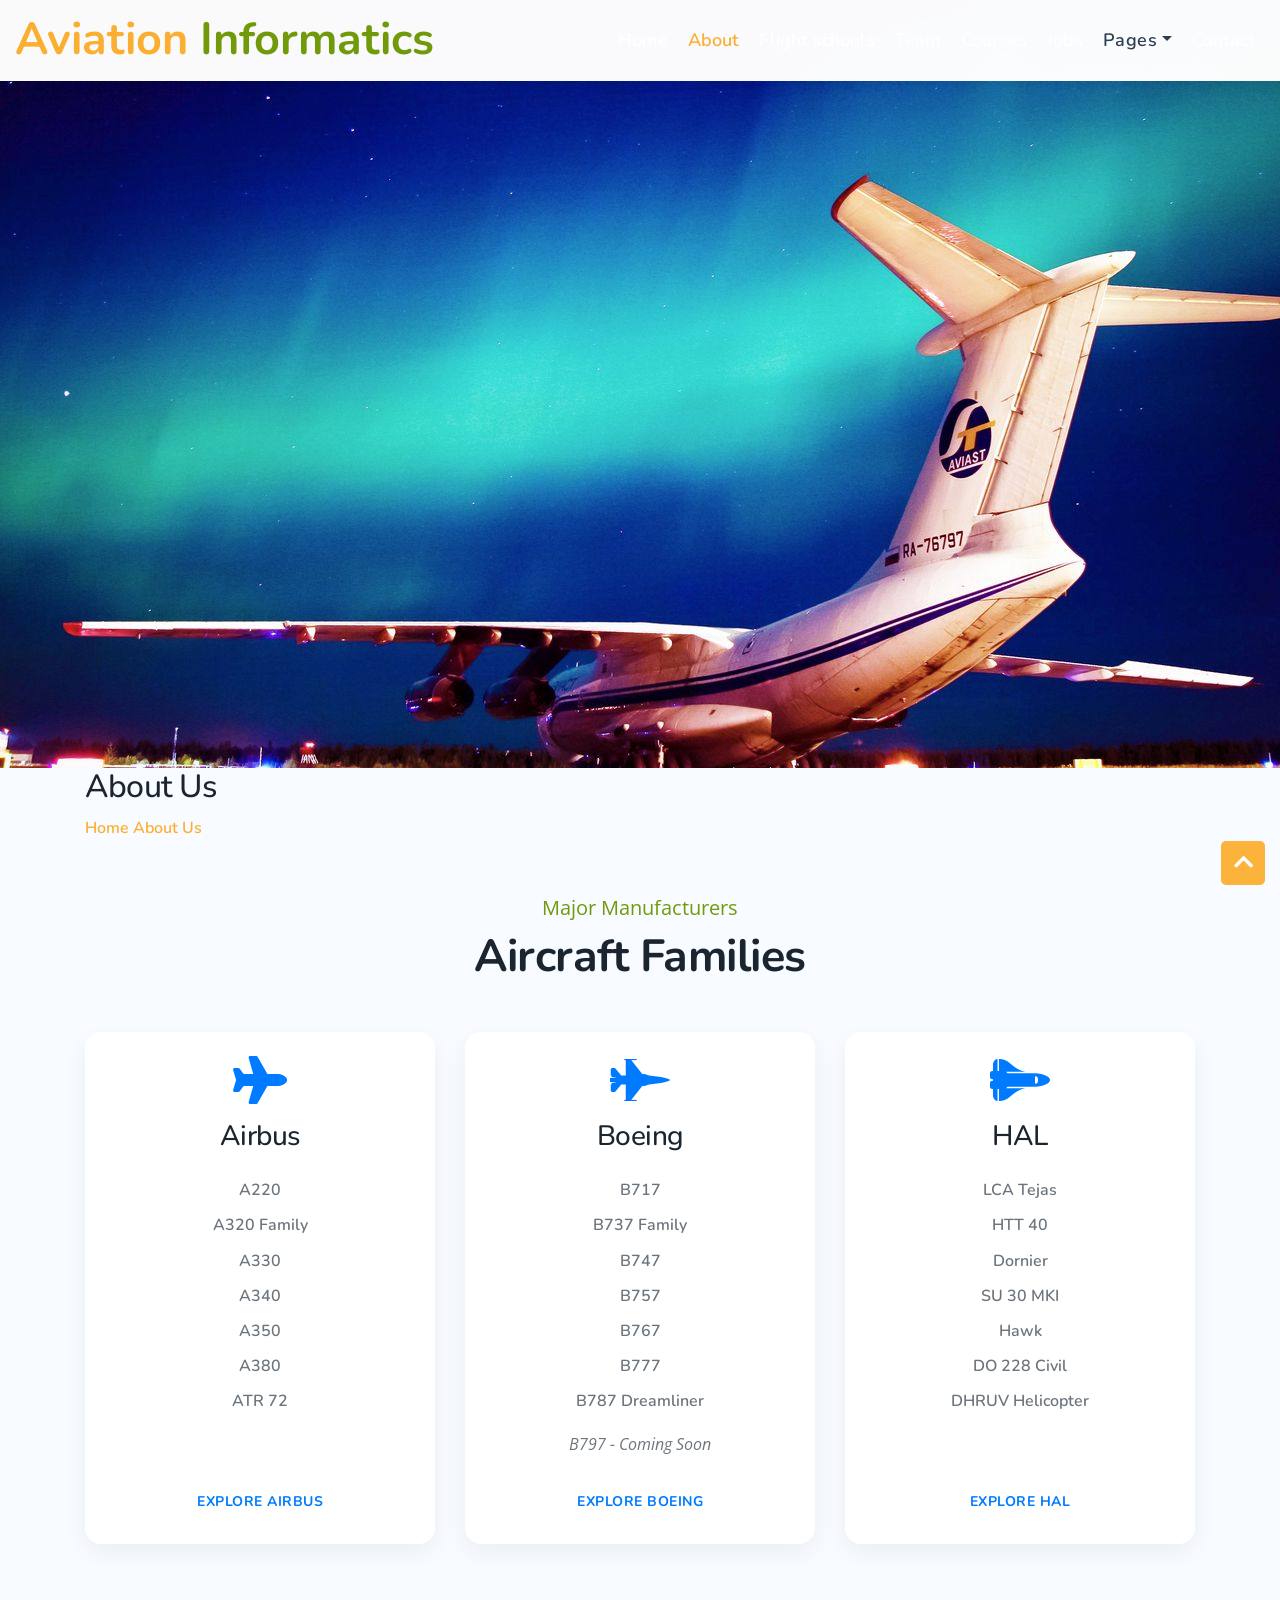
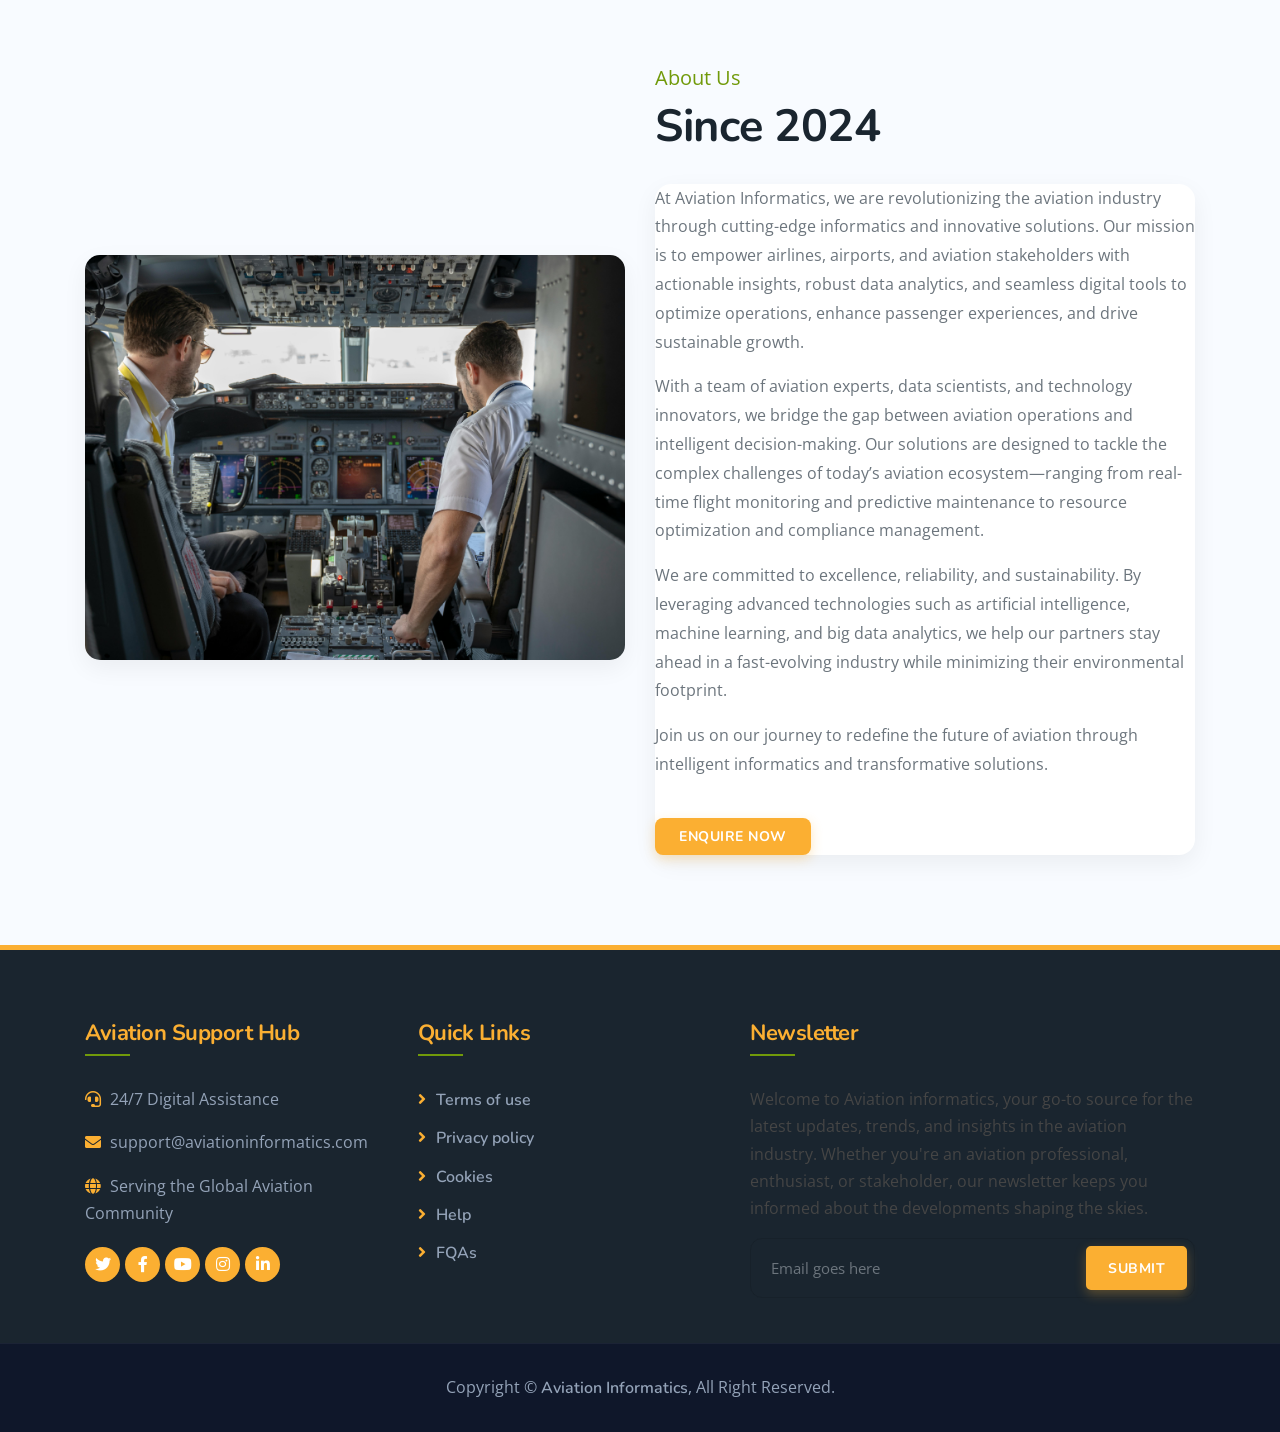
<file: about.html>
<!DOCTYPE html>
<html lang="en">
    <head>
        <meta charset="utf-8">
        <title>Aviation Informatics</title>
        <meta content="width=device-width, initial-scale=1.0" name="viewport">
        <meta content="Free Website Template" name="keywords">
        <meta content="Free Website Template" name="description">

        <!-- Favicon -->
        <link href="img/channels4_profile.jpg" rel="icon">

        <!-- Google Font -->
        <link href="https://fonts.googleapis.com/css?family=Open+Sans:300,400|Nunito:600,700" rel="stylesheet"> 
        
        <!-- CSS Libraries -->
        <link href="https://stackpath.bootstrapcdn.com/bootstrap/4.4.1/css/bootstrap.min.css" rel="stylesheet">
        <link href="https://cdnjs.cloudflare.com/ajax/libs/font-awesome/5.10.0/css/all.min.css" rel="stylesheet">
        <link href="lib/animate/animate.min.css" rel="stylesheet">
        <link href="lib/owlcarousel/assets/owl.carousel.min.css" rel="stylesheet">
        <link href="lib/flaticon/font/flaticon.css" rel="stylesheet">
        <link href="lib/tempusdominus/css/tempusdominus-bootstrap-4.min.css" rel="stylesheet" />

        <!-- Template Stylesheet -->
        <link href="css/style.css" rel="stylesheet">
    </head>

    <body>
        <!-- Nav Bar Start -->
        <div class="navbar navbar-expand-lg bg-light navbar-light">
            <div class="container-fluid">
                <a href="index.html" class="navbar-brand">Aviation <span>Informatics</span></a>
                <button type="button" class="navbar-toggler" data-toggle="collapse" data-target="#navbarCollapse">
                    <span class="navbar-toggler-icon"></span>
                </button>

                <div class="collapse navbar-collapse justify-content-between" id="navbarCollapse">
                    <div class="navbar-nav ml-auto">
                        <a href="index.html" class="nav-item nav-link">Home</a>
                        <a href="about.html" class="nav-item nav-link active">About</a>
                        <a href="flight schools.html" class="nav-item nav-link">Flight schools</a>
                        <a href="team.html" class="nav-item nav-link">Team</a>
                        <a href="course.html" class="nav-item nav-link">Courses</a>
                        <a href="jobs.html" class="nav-item nav-link">Jobs</a>
                        <div class="nav-item dropdown">
                            <a href="#" class="nav-link dropdown-toggle" data-toggle="dropdown">Pages</a>
                            <div class="dropdown-menu">
                                <a href="https://www.flightradar24.com/" class="dropdown-item">Flight Radar</a>
                                <a href="https://www.dgca.gov.in/digigov-portal/" class="dropdown-item">DGCA</a>
                            </div>
                        </div>
                        <a href="contact.html" class="nav-item nav-link">Contact</a>
                    </div>
                </div>
            </div>
        </div>
        <!-- Nav Bar End -->
        
        
        <!-- Page Header Start -->
        <img src="img/aircraft_candid_ra_76797_100718_1366x768.jpg" alt="">
            <div class="container">
                <div class="row">
                    <div class="col-12">
                        <h2>About Us</h2>
                    </div>
                    <div class="col-12">
                        <a href="">Home</a>
                        <a href="">About Us</a>
                    </div>
                </div>
            </div>
        </div>
        <!-- Page Header End -->
        
        
        <!-- Manufacturers Start -->
        <div class="manufacturers py-5 mt-0">
            <div class="container">
                <div class="section-header text-center mb-5">
                    <p>Major Manufacturers</p>
                    <h2>Aircraft Families</h2>
                </div>
                <div class="row align-items-stretch">
                    <div class="col-lg-4 col-md-6 mb-4">
                        <div class="card-modern p-4 h-100 d-flex flex-column text-center">
                            <i class="fa fa-plane fa-3x text-primary mb-3"></i>
                            <h3 class="mb-4">Airbus</h3>
                            <div class="flex-grow-1">
                                <a href="https://www.planespotters.net/search?q=Airbus+A220" class="d-block text-muted mb-2">A220</a>
                                <a href="https://www.planespotters.net/search?q=Airbus+A320" class="d-block text-muted mb-2">A320 Family</a>
                                <a href="https://www.planespotters.net/search?q=Airbus+A330" class="d-block text-muted mb-2">A330</a>
                                <a href="https://www.planespotters.net/search?q=Airbus+A340" class="d-block text-muted mb-2">A340</a>
                                <a href="https://www.planespotters.net/search?q=Airbus+A350" class="d-block text-muted mb-2">A350</a>
                                <a href="https://www.planespotters.net/search?q=Airbus+A380" class="d-block text-muted mb-2">A380</a>
                                <a href="https://www.atr-aircraft.com/aircraft-services/aircraft-family/atr-72-600/" class="d-block text-muted mb-2">ATR 72</a>
                            </div>
                            <a href="about.html" class="btn btn-outline-primary mt-4 py-2" style="border-radius: 8px;">Explore Airbus</a>
                        </div>
                    </div>
                    <div class="col-lg-4 col-md-6 mb-4">
                        <div class="card-modern p-4 h-100 d-flex flex-column text-center">
                            <i class="fa fa-fighter-jet fa-3x text-primary mb-3"></i>
                            <h3 class="mb-4">Boeing</h3>
                            <div class="flex-grow-1">
                                <a href="https://www.planespotters.net/search?q=Boeing+717" class="d-block text-muted mb-2">B717</a>
                                <a href="https://www.planespotters.net/search?q=Boeing+737" class="d-block text-muted mb-2">B737 Family</a>
                                <a href="https://www.planespotters.net/search?q=Boeing+747" class="d-block text-muted mb-2">B747</a>
                                <a href="https://www.planespotters.net/search?q=Boeing+757" class="d-block text-muted mb-2">B757</a>
                                <a href="https://www.planespotters.net/search?q=Boeing+767" class="d-block text-muted mb-2">B767</a>
                                <a href="https://www.planespotters.net/search?q=Boeing+777" class="d-block text-muted mb-2">B777</a>
                                <a href="https://www.planespotters.net/search?q=Boeing+787" class="d-block text-muted mb-2">B787 Dreamliner</a>
                                <span class="d-block text-muted mt-3"><em>B797 - Coming Soon</em></span>
                            </div>
                            <a href="about.html" class="btn btn-outline-primary mt-4 py-2" style="border-radius: 8px;">Explore Boeing</a>
                        </div>
                    </div>
                    <div class="col-lg-4 col-md-6 mb-4">
                        <div class="card-modern p-4 h-100 d-flex flex-column text-center">
                            <i class="fa fa-space-shuttle fa-3x text-primary mb-3"></i>
                            <h3 class="mb-4">HAL</h3>
                            <div class="flex-grow-1">
                                <a href="https://hal-india.co.in/product/lca" class="d-block text-muted mb-2">LCA Tejas</a>
                                <a href="https://hal-india.co.in/product/htt-40" class="d-block text-muted mb-2">HTT 40</a>
                                <a href="https://hal-india.co.in/product/dornier" class="d-block text-muted mb-2">Dornier</a>
                                <a href="https://hal-india.co.in/product/su-30-mki" class="d-block text-muted mb-2">SU 30 MKI</a>
                                <a href="https://hal-india.co.in/product/hawk" class="d-block text-muted mb-2">Hawk</a>
                                <a href="https://hal-india.co.in/product/do-228-aircraft-civil" class="d-block text-muted mb-2">DO 228 Civil</a>
                                <a href="https://hal-india.co.in/product/dhruv-alh-upgraded-civil-helicopter" class="d-block text-muted mb-2">DHRUV Helicopter</a>
                            </div>
                            <a href="about.html" class="btn btn-outline-primary mt-4 py-2" style="border-radius: 8px;">Explore HAL</a>
                        </div>
                    </div>
                </div>
            </div>
        </div>
        <!-- Manufacturers End -->
        

        <!-- About Start -->
        <div class="about">
            <div class="container">
                <div class="row align-items-center">
                    <div class="col-lg-6">
                        <div class="about-img">
                            <img src="img/pexels-rafael-cosquiere-1059286-2064123 (1).jpg" alt="Image">
                            
                        </div>
                    </div>
                    <div class="col-lg-6">
                        <div class="about-content">
                            <div class="section-header">
                                <p>About Us</p>
                                <h2>Since 2024</h2>
                            </div>
                            <div class="about-text text-muted">
                                <p class="mb-3">
                                    At Aviation Informatics, we are revolutionizing the aviation industry through cutting-edge informatics and innovative solutions. Our mission is to empower airlines, airports, and aviation stakeholders with actionable insights, robust data analytics, and seamless digital tools to optimize operations, enhance passenger experiences, and drive sustainable growth.
                                </p>
                                <p class="mb-3">
                                    With a team of aviation experts, data scientists, and technology innovators, we bridge the gap between aviation operations and intelligent decision-making. Our solutions are designed to tackle the complex challenges of today’s aviation ecosystem—ranging from real-time flight monitoring and predictive maintenance to resource optimization and compliance management.
                                </p>
                                <p class="mb-3">
                                    We are committed to excellence, reliability, and sustainability. By leveraging advanced technologies such as artificial intelligence, machine learning, and big data analytics, we help our partners stay ahead in a fast-evolving industry while minimizing their environmental footprint.
                                </p>
                                <p class="mb-4">
                                    Join us on our journey to redefine the future of aviation through intelligent informatics and transformative solutions.
                                </p>
                              
                                <a class="btn btn-primary px-4 py-2 font-weight-bold" style="border-radius: 8px;" href="contact.html">Enquire Now</a>
                            </div>
                        </div>
                    </div>
                </div>
            </div>
        </div>
        <!-- About End -->
        
        
        <!-- Video Modal Start-->
        <div class="modal fade" id="videoModal" tabindex="-1" role="dialog" aria-labelledby="exampleModalLabel" aria-hidden="true">
            <div class="modal-dialog" role="document">
                <div class="modal-content">
                    <div class="modal-body">
                        <button type="button" class="close" data-dismiss="modal" aria-label="Close">
                            <span aria-hidden="true">&times;</span>
                        </button>        
                        <!-- 16:9 aspect ratio -->
                        <div class="embed-responsive embed-responsive-16by9">
                            <iframe class="embed-responsive-item" src="" id="video"  allowscriptaccess="always" allow="autoplay"></iframe>
                        </div>
                    </div>
                </div>
            </div>
        </div> 
        <!-- Video Modal End -->


        <!-- Footer Start -->
        <div class="footer">
            <div class="container">
                <div class="row">
                    <div class="col-lg-7">
                        <div class="row">
                            <div class="col-md-6">
                                <div class="footer-contact">
                                    <h2>Aviation Support Hub</h2>
                                    <p><i class="fa fa-headset"></i>24/7 Digital Assistance</p>
                                    <p><i class="fa fa-envelope"></i>support@aviationinformatics.com</p>
                                    <p><i class="fa fa-globe"></i>Serving the Global Aviation Community</p>
                                    <div class="footer-social">
                                        <a href=""><i class="fab fa-twitter"></i></a>
                                        <a href=""><i class="fab fa-facebook-f"></i></a>
                                        <a href="https://www.youtube.com/@alphaaviationbgm"><i class="fab fa-youtube"></i></a>
                                        <a href="https://www.instagram.com/@alphaaviationbgm"><i class="fab fa-instagram"></i></a>
                                        <a href=""><i class="fab fa-linkedin-in"></i></a>
                                    </div>
                                </div>
                            </div>
                            <div class="col-md-6">
                                <div class="footer-link">
                                    <h2>Quick Links</h2>
                                    <a href="">Terms of use</a>
                                    <a href="">Privacy policy</a>
                                    <a href="">Cookies</a>
                                    <a href="">Help</a>
                                    <a href="">FQAs</a>
                                </div>
                            </div>
                        </div>
                    </div>
                    <div class="col-lg-5">
                        <div class="footer-newsletter">
                            <h2>Newsletter</h2>
                            <p>
                                Welcome to Aviation informatics, your go-to source for the latest updates, trends, and insights in the aviation industry. Whether you're an aviation professional, enthusiast, or stakeholder, our newsletter keeps you informed about the developments shaping the skies.                            </p>
                            <div class="form">
                                <input class="form-control" placeholder="Email goes here">
                                <button class="btn custom-btn">Submit</button>
                            </div>
                        </div>
                    </div>
                </div>
            </div>
            <div class="copyright">
                <div class="container">
                    <p>Copyright &copy; <a href="#">Aviation Informatics</a>, All Right Reserved.</p>
                    </div>
            </div>
        </div>
        <!-- Footer End -->

        <a href="#" class="back-to-top"><i class="fa fa-chevron-up"></i></a>

        <!-- JavaScript Libraries -->
        <script src="https://code.jquery.com/jquery-3.4.1.min.js"></script>
        <script src="https://stackpath.bootstrapcdn.com/bootstrap/4.4.1/js/bootstrap.bundle.min.js"></script>
        <script src="lib/easing/easing.min.js"></script>
        <script src="lib/owlcarousel/owl.carousel.min.js"></script>
        <script src="lib/tempusdominus/js/moment.min.js"></script>
        <script src="lib/tempusdominus/js/moment-timezone.min.js"></script>
        <script src="lib/tempusdominus/js/tempusdominus-bootstrap-4.min.js"></script>
        
        <!-- Contact Javascript File -->
        <script src="mail/jqBootstrapValidation.min.js"></script>
        <script src="mail/contact.js"></script>

        <!-- Template Javascript -->
        <script src="js/main.js"></script>
    </body>
</html>
</file>
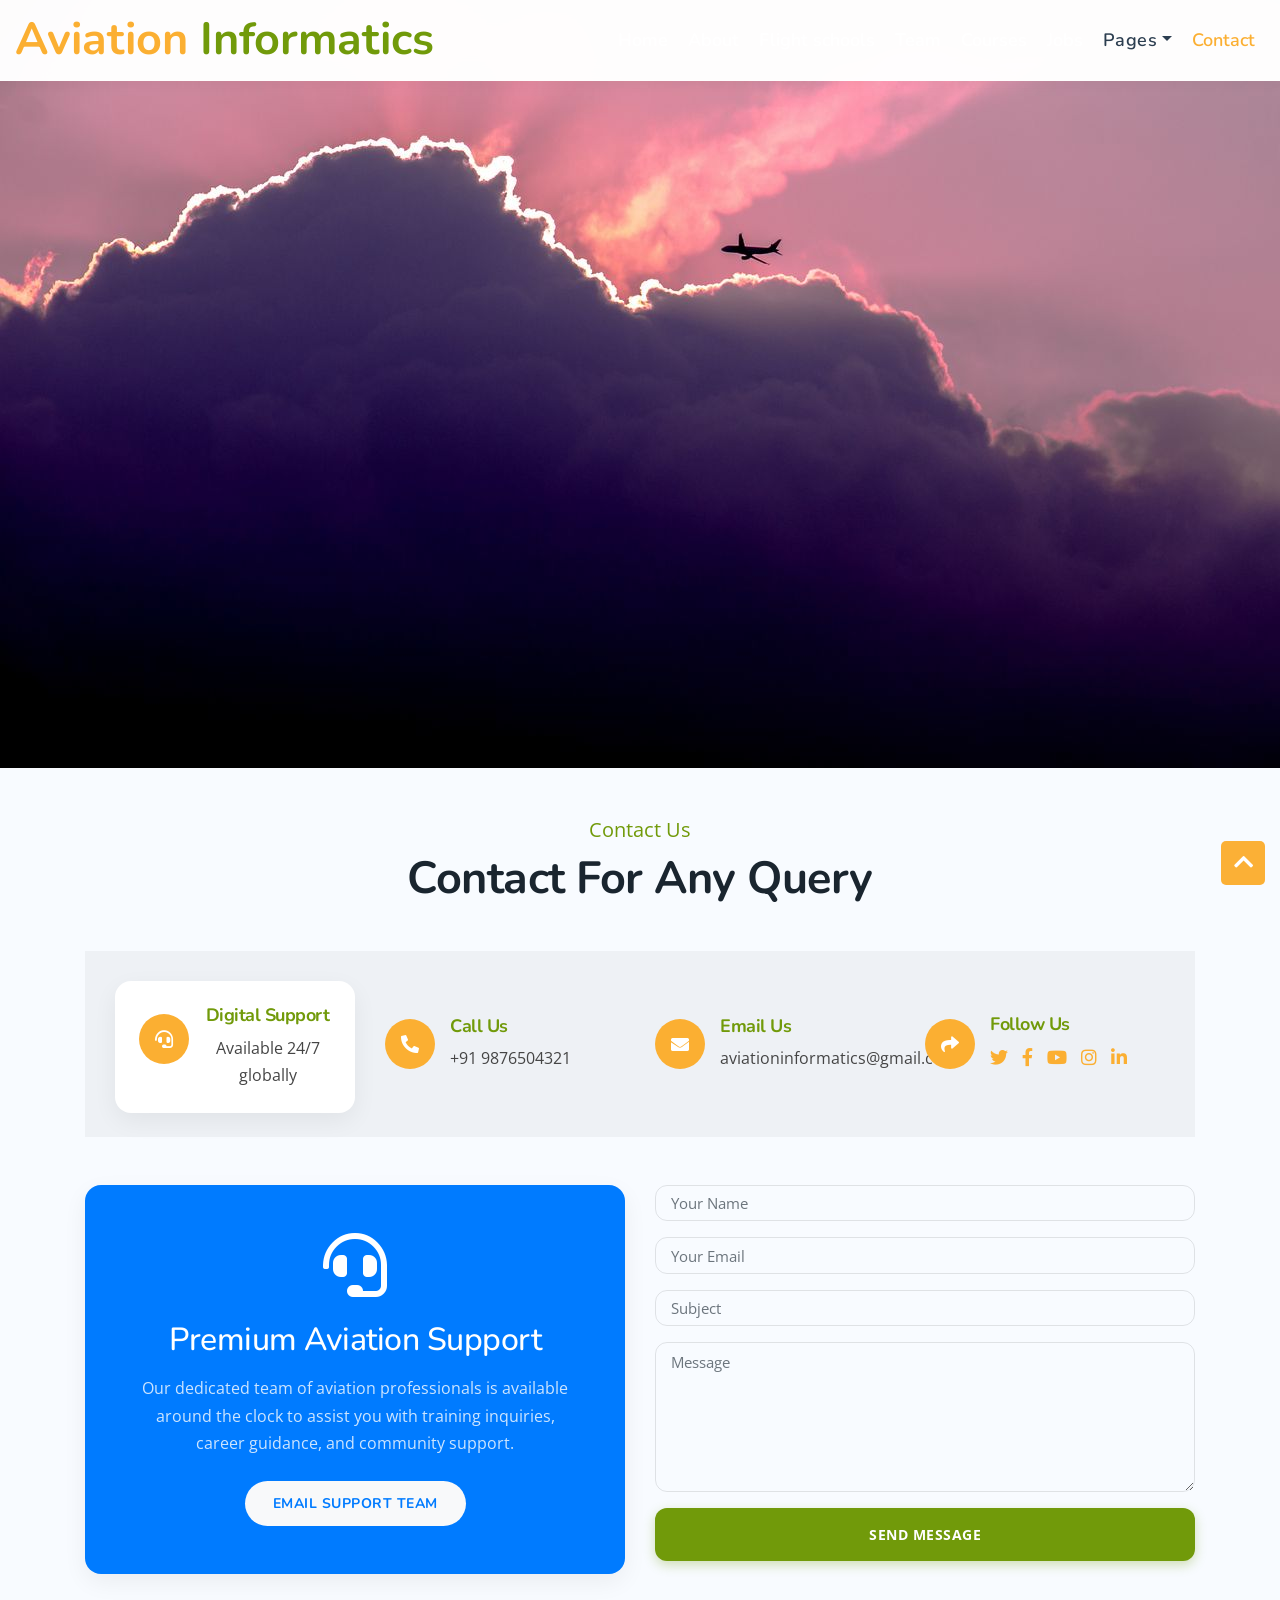
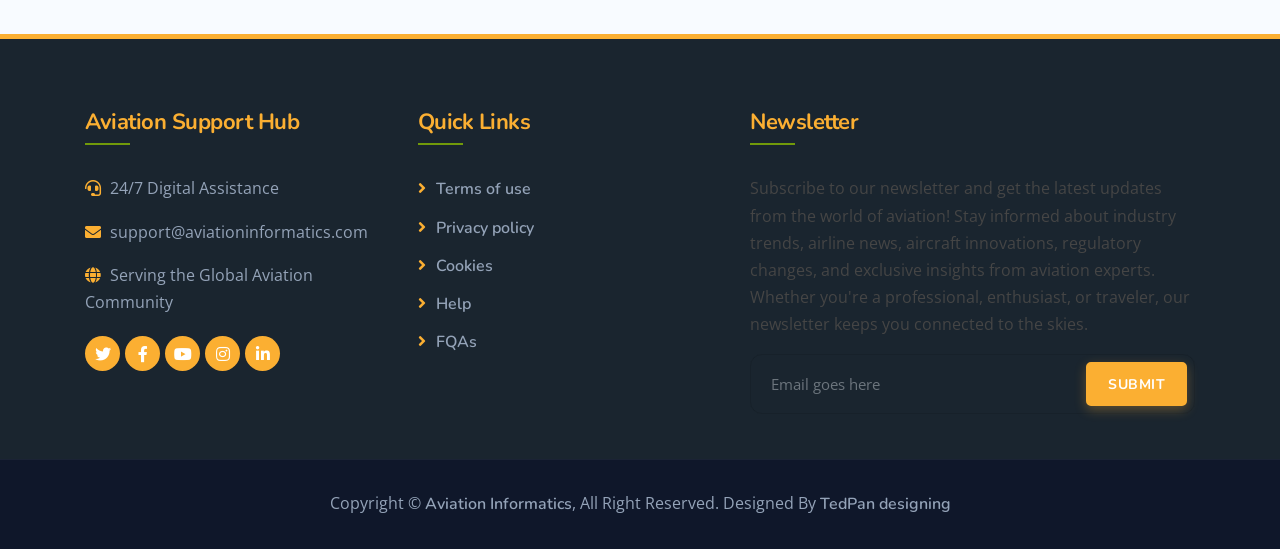
<file: contact.html>
<!DOCTYPE html>
<html lang="en">
    <head>
        <meta charset="utf-8">
        <title>Aviation Informatics</title>
        <meta content="width=device-width, initial-scale=1.0" name="viewport">
        <meta content="Free Website Template" name="keywords">
        <meta content="Free Website Template" name="description">

        <!-- Favicon -->
        <link href="img/channels4_profile.jpg" rel="icon">

        <!-- Google Font -->
        <link href="https://fonts.googleapis.com/css?family=Open+Sans:300,400|Nunito:600,700" rel="stylesheet"> 
        
        <!-- CSS Libraries -->
        <link href="https://stackpath.bootstrapcdn.com/bootstrap/4.4.1/css/bootstrap.min.css" rel="stylesheet">
        <link href="https://cdnjs.cloudflare.com/ajax/libs/font-awesome/5.10.0/css/all.min.css" rel="stylesheet">
        <link href="lib/animate/animate.min.css" rel="stylesheet">
        <link href="lib/owlcarousel/assets/owl.carousel.min.css" rel="stylesheet">
        <link href="lib/flaticon/font/flaticon.css" rel="stylesheet">
        <link href="lib/tempusdominus/css/tempusdominus-bootstrap-4.min.css" rel="stylesheet" />

        <!-- Template Stylesheet -->
        <link href="css/style.css" rel="stylesheet">
    </head>

    <body>
        <!-- Nav Bar Start -->
        <div class="navbar navbar-expand-lg bg-light navbar-light">
            <div class="container-fluid">
                <a href="index.html" class="navbar-brand">Aviation <span>Informatics
                </span></a>
                <button type="button" class="navbar-toggler" data-toggle="collapse" data-target="#navbarCollapse">
                    <span class="navbar-toggler-icon"></span>
                </button>

                <div class="collapse navbar-collapse justify-content-between" id="navbarCollapse">
                    <div class="navbar-nav ml-auto">
                        <a href="index.html" class="nav-item nav-link">Home</a>
                        <a href="about.html" class="nav-item nav-link">About</a>
                        <a href="flight schools.html" class="nav-item nav-link">Flight schools</a>
                        <a href="team.html" class="nav-item nav-link">Team</a>
                        <a href="course.html" class="nav-item nav-link">Courses</a>
                        <a href="jobs.html" class="nav-item nav-link">Jobs</a>
                        <div class="nav-item dropdown">
                            <a href="#" class="nav-link dropdown-toggle" data-toggle="dropdown">Pages</a>
                            <div class="dropdown-menu">
                                <a href="blog.html" class="dropdown-item">Boeing</a>
                                <a href="single.html" class="dropdown-item">Airbus</a>
                            </div>
                        </div>
                        <a href="contact.html" class="nav-item nav-link active">Contact</a>
                    </div>
                </div>
            </div>
        </div>
        <!-- Nav Bar End -->
        
        
        <!-- Page Header Start -->
        <img src="img/plane_sky_clouds_106153_1366x768.jpg" alt="">
            <div class="container">
                <div class="row">
                                     
                </div>
            </div>
        </div>
        <!-- Page Header End -->
        
        
        <!-- Contact Start -->
        <div class="contact">
            <div class="container">
                <div class="section-header text-center">
                    <p>Contact Us</p>
                    <h2>Contact For Any Query</h2>
                </div>
                <div class="row align-items-center contact-information">
                    <div class="col-md-6 col-lg-3">
                        <div class="contact-info card-modern p-4 mb-4 text-center h-100">
                            <div class="contact-icon mx-auto mb-3">
                                <i class="fa fa-headset"></i>
                            </div>
                            <div class="contact-text">
                                <h3>Digital Support</h3>
                                <p>Available 24/7 globally</p>
                            </div>
                        </div>
                    </div>
                    <div class="col-md-6 col-lg-3">
                        <div class="contact-info">
                            <div class="contact-icon">
                                <i class="fa fa-phone-alt"></i>
                            </div>
                            <div class="contact-text">
                                <h3>Call Us</h3>
                                <p>+91 9876504321</p>
                            </div>
                        </div>
                    </div>
                    <div class="col-md-6 col-lg-3">
                        <div class="contact-info">
                            <div class="contact-icon">
                                <i class="fa fa-envelope"></i>
                            </div>
                            <div class="contact-text">
                                <h3>Email Us</h3>
                                <p>aviationinformatics@gmail.com</p>
                            </div>
                        </div>
                    </div>
                    <div class="col-md-6 col-lg-3">
                        <div class="contact-info">
                            <div class="contact-icon">
                                <i class="fa fa-share"></i>
                            </div>
                            <div class="contact-text">
                                <h3>Follow Us</h3>
                                <div class="contact-social">
                                    <a href=""><i class="fab fa-twitter"></i></a>
                                    <a href=""><i class="fab fa-facebook-f"></i></a>
                                    <a href=""><i class="fab fa-youtube"></i></a>
                                    <a href=""><i class="fab fa-instagram"></i></a>
                                    <a href=""><i class="fab fa-linkedin-in"></i></a>
                                </div>
                            </div>
                        </div>
                    </div>
                </div>
                
                <div class="row contact-form mt-5">
                    <div class="col-md-6 mb-4 mb-md-0">
                        <div class="card-modern p-5 h-100 d-flex flex-column justify-content-center bg-primary text-center rounded">
                            <i class="fa fa-headset fa-4x mb-4 text-white"></i>
                            <h2 class="text-white mb-3">Premium Aviation Support</h2>
                            <p class="mb-4" style="color: rgba(255,255,255,0.8);">Our dedicated team of aviation professionals is available around the clock to assist you with training inquiries, career guidance, and community support.</p>
                            <a href="mailto:support@aviationinformatics.com" class="btn btn-light text-primary font-weight-bold mx-auto" style="border-radius: 30px;">Email Support Team</a>
                        </div>
                    </div>
                    <div class="col-md-6">
                        <div id="success"></div>
                        <form name="sentMessage" id="contactForm" novalidate="novalidate">
                            <div class="control-group mb-3">
                                <input type="text" class="form-control" id="name" placeholder="Your Name" required="required" data-validation-required-message="Please enter your name" />
                                <p class="help-block text-danger"></p>
                            </div>
                            <div class="control-group mb-3">
                                <input type="email" class="form-control" id="email" placeholder="Your Email" required="required" data-validation-required-message="Please enter your email" />
                                <p class="help-block text-danger"></p>
                            </div>
                            <div class="control-group mb-3">
                                <input type="text" class="form-control" id="subject" placeholder="Subject" required="required" data-validation-required-message="Please enter a subject" />
                                <p class="help-block text-danger"></p>
                            </div>
                            <div class="control-group mb-3">
                                <textarea class="form-control" id="message" placeholder="Message" required="required" data-validation-required-message="Please enter your message"></textarea>
                                <p class="help-block text-danger"></p>
                            </div>
                            <div>
                                <button class="btn btn-secondary w-100 py-3" type="submit" id="sendMessageButton">Send Message</button>
                            </div>
                        </form>
                    </div>
                </div>
                
            </div>
        </div>
        
        <!-- Contact End -->


        <!-- Footer Start -->
        <div class="footer">
            <div class="container">
                <div class="row">
                    <div class="col-lg-7">
                        <div class="row">
                            <div class="col-md-6">
                                <div class="footer-contact">
                                    <h2>Aviation Support Hub</h2>
                                    <p><i class="fa fa-headset"></i>24/7 Digital Assistance</p>
                                    <p><i class="fa fa-envelope"></i>support@aviationinformatics.com</p>
                                    <p><i class="fa fa-globe"></i>Serving the Global Aviation Community</p>
                                    <div class="footer-social">
                                        <a href=""><i class="fab fa-twitter"></i></a>
                                        <a href=""><i class="fab fa-facebook-f"></i></a>
                                        <a href=""><i class="fab fa-youtube"></i></a>
                                        <a href=""><i class="fab fa-instagram"></i></a>
                                        <a href=""><i class="fab fa-linkedin-in"></i></a>
                                    </div>
                                </div>
                            </div>
                            <div class="col-md-6">
                                <div class="footer-link">
                                    <h2>Quick Links</h2>
                                    <a href="">Terms of use</a>
                                    <a href="">Privacy policy</a>
                                    <a href="">Cookies</a>
                                    <a href="">Help</a>
                                    <a href="">FQAs</a>
                                </div>
                            </div>
                        </div>
                    </div>
                    <div class="col-lg-5">
                        <div class="footer-newsletter">
                            <h2>Newsletter</h2>
                            <p>
                                Subscribe to our newsletter and get the latest updates from the world of aviation! Stay informed about industry trends, airline news, aircraft innovations, regulatory changes, and exclusive insights from aviation experts. Whether you're a professional, enthusiast, or traveler, our newsletter keeps you connected to the skies.</p>
                            </p>
                            <div class="form">
                                <input class="form-control" placeholder="Email goes here">
                                <button class="btn custom-btn">Submit</button>
                            </div>
                        </div>
                    </div>
                </div>
            </div>
            <div class="copyright">
                <div class="container">
                    <p>Copyright &copy; <a href="#">Aviation Informatics</a>, All Right Reserved.</p>
                    <p>Designed By <a href="">TedPan designing</a></p>
                </div>
            </div>
        </div>
        <!-- Footer End -->

        <a href="#" class="back-to-top"><i class="fa fa-chevron-up"></i></a>

        <!-- JavaScript Libraries -->
        <script src="https://code.jquery.com/jquery-3.4.1.min.js"></script>
        <script src="https://stackpath.bootstrapcdn.com/bootstrap/4.4.1/js/bootstrap.bundle.min.js"></script>
        <script src="lib/easing/easing.min.js"></script>
        <script src="lib/owlcarousel/owl.carousel.min.js"></script>
        <script src="lib/tempusdominus/js/moment.min.js"></script>
        <script src="lib/tempusdominus/js/moment-timezone.min.js"></script>
        <script src="lib/tempusdominus/js/tempusdominus-bootstrap-4.min.js"></script>
        
        <!-- Contact Javascript File -->
        <script src="mail/jqBootstrapValidation.min.js"></script>
        <script src="mail/contact.js"></script>

        <!-- Template Javascript -->
        <script src="js/main.js"></script>
    </body>
</html>
</file>
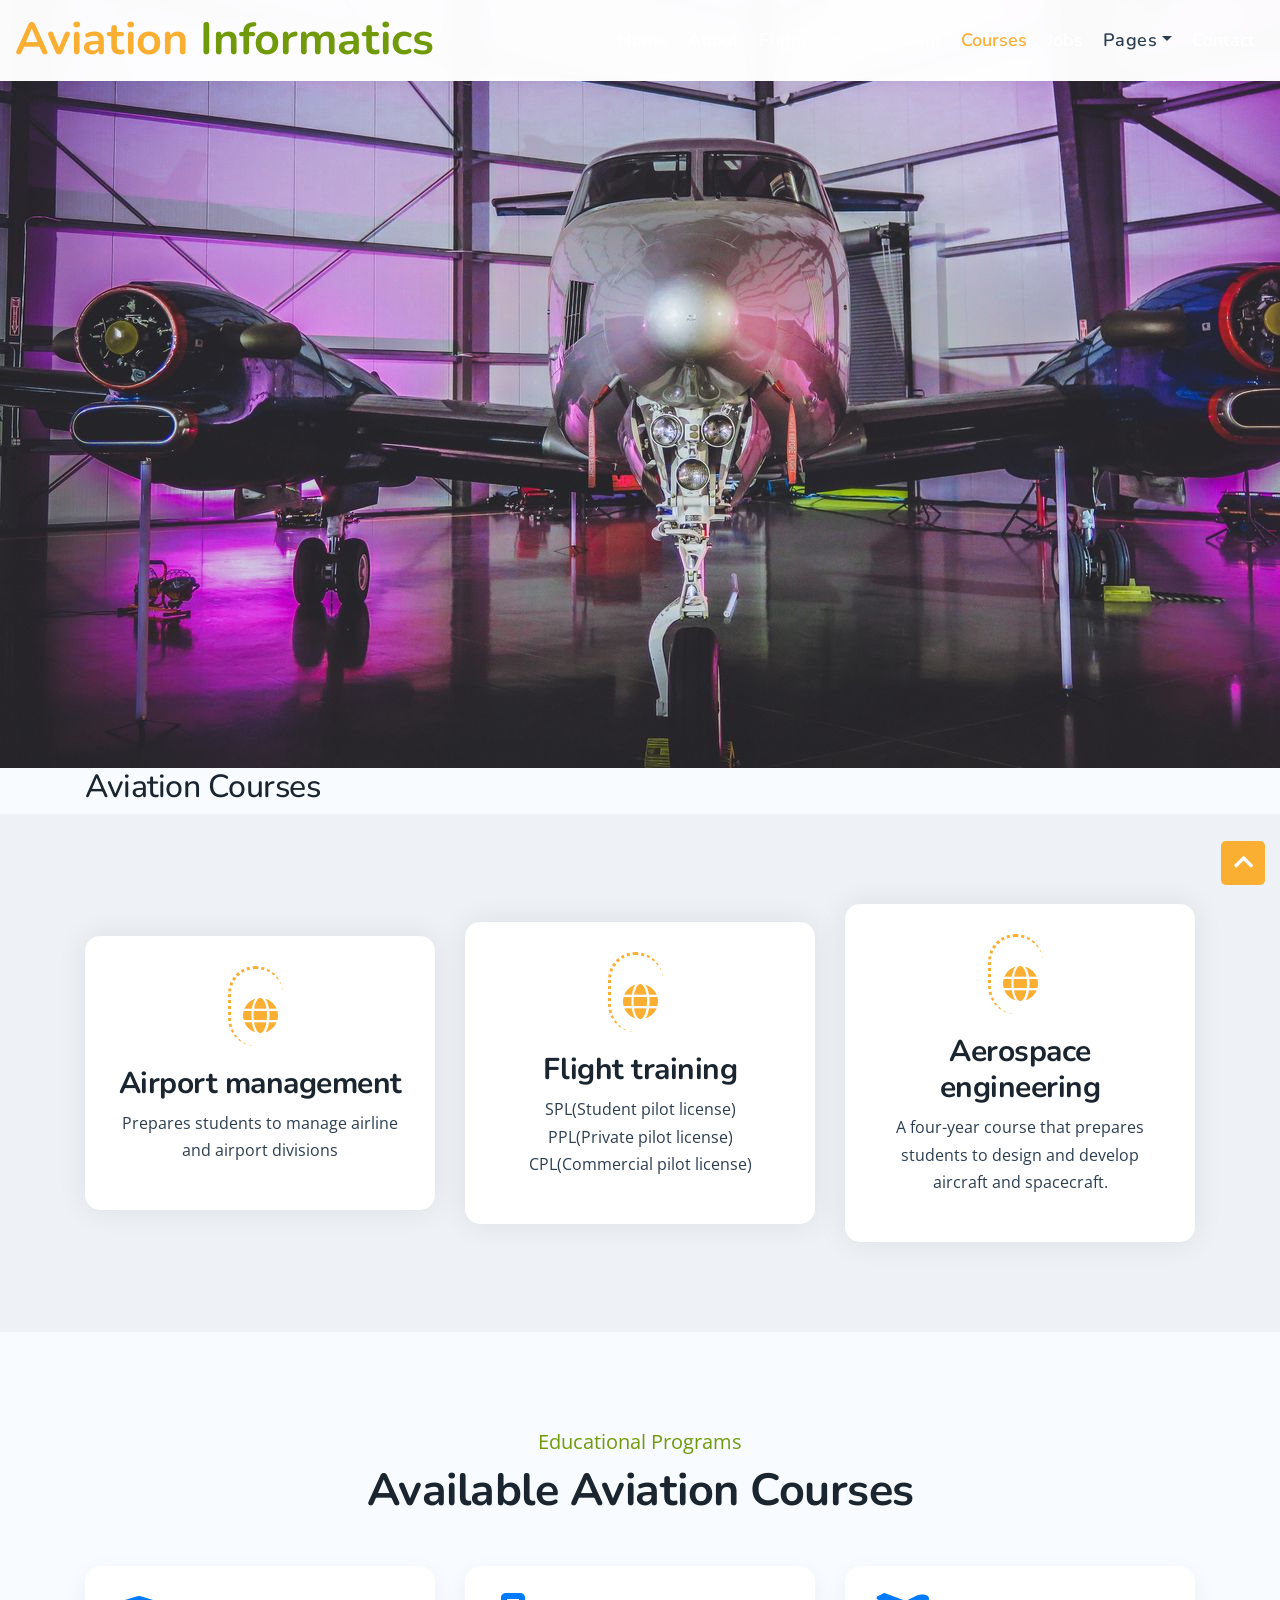
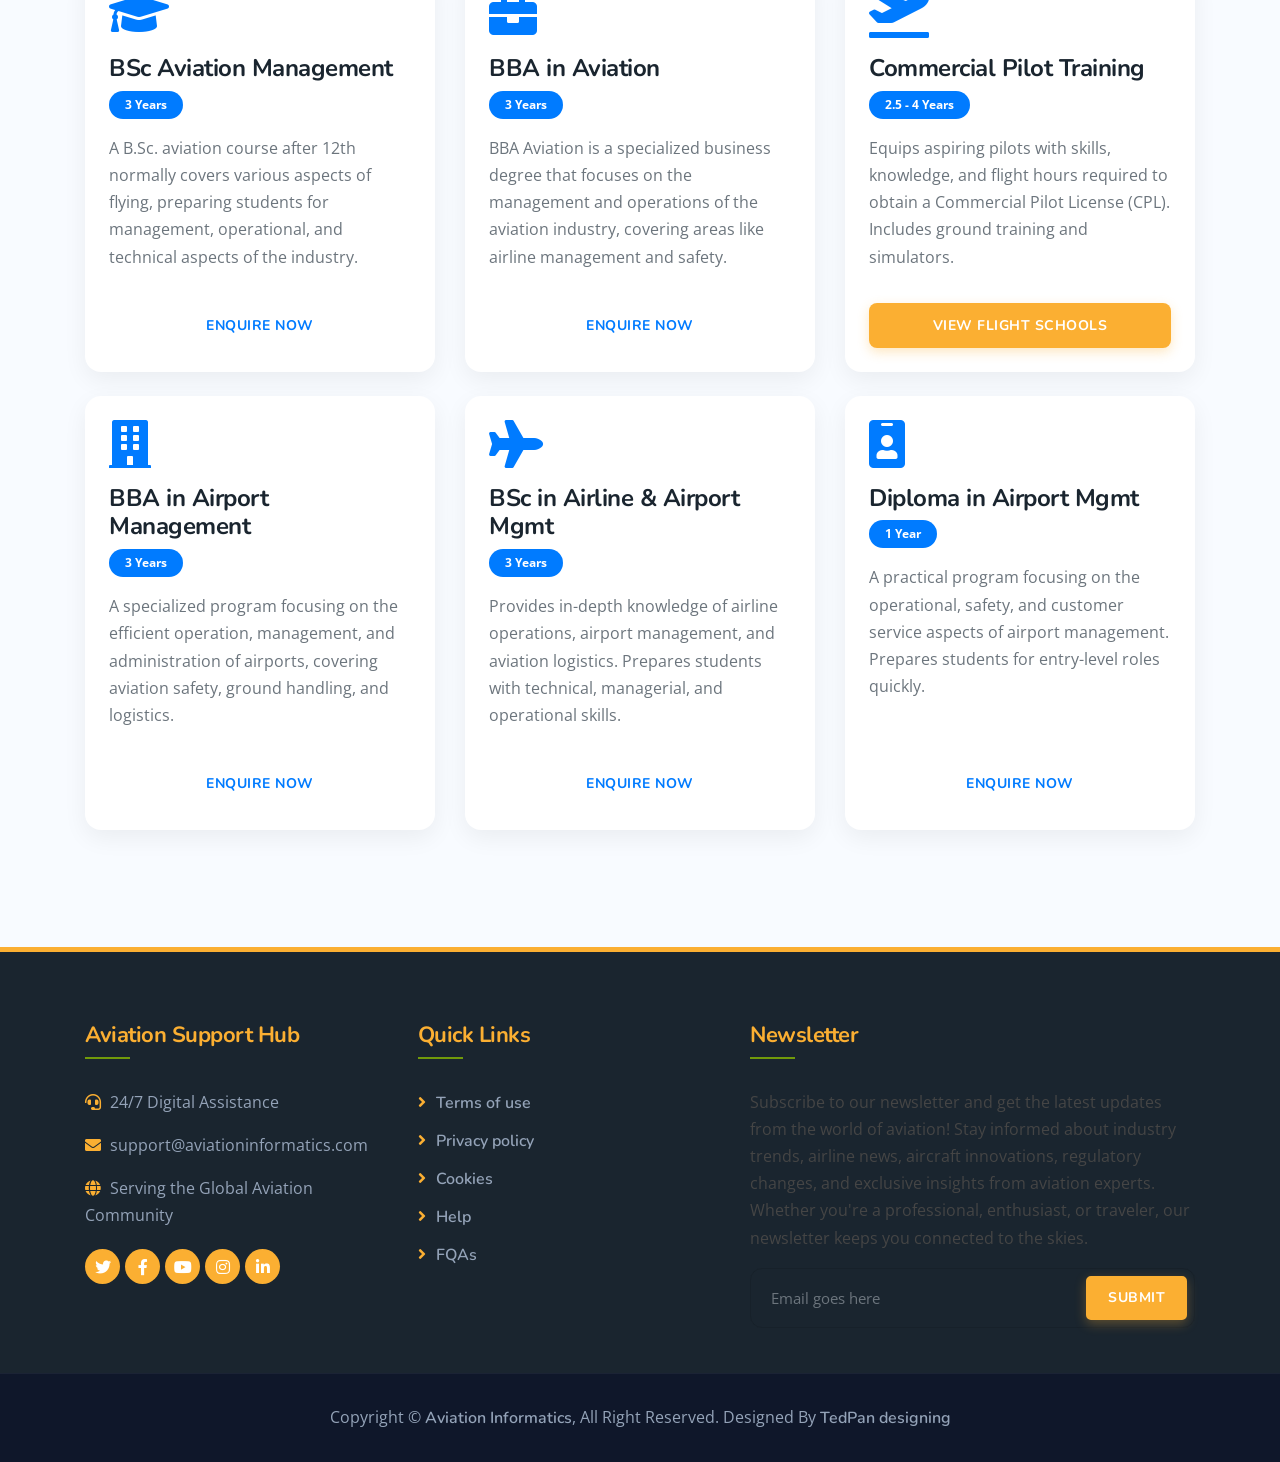
<file: course.html>
<!DOCTYPE html>
<html lang="en">
    <head>
        <meta charset="utf-8">
        <title>Aviation Informatics</title>
        <meta content="width=device-width, initial-scale=1.0" name="viewport">
        <meta content="Free Website Template" name="keywords">
        <meta content="Free Website Template" name="description">

        <!-- Favicon -->
        <link href="img/channels4_profile.jpg" rel="icon">

        <!-- Google Font -->
        <link href="https://fonts.googleapis.com/css?family=Open+Sans:300,400|Nunito:600,700" rel="stylesheet"> 
        
        <!-- CSS Libraries -->
        <link href="https://stackpath.bootstrapcdn.com/bootstrap/4.4.1/css/bootstrap.min.css" rel="stylesheet">
        <link href="https://cdnjs.cloudflare.com/ajax/libs/font-awesome/5.10.0/css/all.min.css" rel="stylesheet">
        <link href="lib/animate/animate.min.css" rel="stylesheet">
        <link href="lib/owlcarousel/assets/owl.carousel.min.css" rel="stylesheet">
        <link href="lib/flaticon/font/flaticon.css" rel="stylesheet">
        <link href="lib/tempusdominus/css/tempusdominus-bootstrap-4.min.css" rel="stylesheet" />

        <!-- Template Stylesheet -->
        <link href="css/style.css" rel="stylesheet">
    </head>

    <body>
        <!-- Nav Bar Start -->
        <div class="navbar navbar-expand-lg bg-light navbar-light">
            <div class="container-fluid">
                <a href="index.html" class="navbar-brand">Aviation <span>Informatics
                </span></a>
                <button type="button" class="navbar-toggler" data-toggle="collapse" data-target="#navbarCollapse">
                    <span class="navbar-toggler-icon"></span>
                </button>

                <div class="collapse navbar-collapse justify-content-between" id="navbarCollapse">
                    <div class="navbar-nav ml-auto">
                        <a href="index.html" class="nav-item nav-link">Home</a>
                        <a href="about.html" class="nav-item nav-link">About</a>
                        <a href="flight schools.html" class="nav-item nav-link">Flight schools</a>
                        <a href="team.html" class="nav-item nav-link">Team</a>
                        <a href="course.html" class="nav-item nav-link active">Courses</a>
                        <a href="jobs.html" class="nav-item nav-link">Jobs</a>
                        <div class="nav-item dropdown">
                            <a href="#" class="nav-link dropdown-toggle" data-toggle="dropdown">Pages</a>
                            <div class="dropdown-menu">
                                <a href="https://www.flightradar24.com/" class="dropdown-item">Flight Radar</a>
                                <a href="https://www.dgca.gov.in/digigov-portal/" class="dropdown-item">DGCA</a>
                            </div>
                        </div>
                        <a href="contact.html" class="nav-item nav-link">Contact</a>
                    </div>
                </div>
            </div>
        </div>
        <!-- Nav Bar End -->
        
        
        <!-- Page Header Start -->
       <img src="img/airplane_front_view_aircraft_140302_1366x768.jpg" alt="">
            <div class="container">
                <div class="row">
                    <div class="col-12">
                        <h2>Aviation Courses</h2>
                    </div>
                    
                </div>
            </div>
        </div>
        <!-- Page Header End -->
        
        
        <!-- Food Start -->
        <div class="food mt-0">
            <div class="container">
                <div class="row align-items-center">
                    <div class="col-md-4">
                        <div class="food-item">
                            <i class="fa fa-globe" style="font-size:36px"></i>
                            <h2>Airport management</h2>
                            <p>
                                Prepares students to manage airline and airport divisions                             </p>
                            
                        </div>
                    </div>
                    <div class="col-md-4">
                        <div class="food-item">
                            <i class="fa fa-globe" style="font-size:36px"></i>
                            <h2>Flight training</h2>
                            <p>SPL(Student pilot license)<br>PPL(Private pilot license)<br>CPL(Commercial pilot license)                           </p>
                            
                        </div>
                    </div>
                    <div class="col-md-4">
                        <div class="food-item">
                            <i class="fa fa-globe" style="font-size:36px"></i>
                            <h2>Aerospace engineering</h2>
                            <p>
                                A four-year course that prepares students to design and develop aircraft and spacecraft.                            </p>
                            
                        </div>
                    </div>
                </div>
            </div>
        </div>
        <!-- Food End -->
        

        <!-- Courses Catalog Start -->
        <div class="courses-catalog py-5">
            <div class="container">
                <div class="section-header text-center mb-5">
                    <p>Educational Programs</p>
                    <h2>Available Aviation Courses</h2>
                </div>
                
                <div class="row">
                    <!-- Course 1 -->
                    <div class="col-lg-4 col-md-6 mb-4">
                        <div class="card-modern h-100 p-4 d-flex flex-column">
                            <i class="fa fa-graduation-cap fa-3x text-primary mb-3"></i>
                            <h4 class="font-weight-bold mb-2">BSc Aviation Management</h4>
                            <span class="badge badge-primary align-self-start mb-3 px-3 py-2" style="border-radius: 20px;">3 Years</span>
                            <p class="text-muted flex-grow-1">A B.Sc. aviation course after 12th normally covers various aspects of flying, preparing students for management, operational, and technical aspects of the industry.</p>
                            <a href="contact.html" class="btn btn-outline-primary mt-3 font-weight-bold" style="border-radius: 8px;">Enquire Now</a>
                        </div>
                    </div>
                    
                    <!-- Course 2 -->
                    <div class="col-lg-4 col-md-6 mb-4">
                        <div class="card-modern h-100 p-4 d-flex flex-column">
                            <i class="fa fa-briefcase fa-3x text-primary mb-3"></i>
                            <h4 class="font-weight-bold mb-2">BBA in Aviation</h4>
                            <span class="badge badge-primary align-self-start mb-3 px-3 py-2" style="border-radius: 20px;">3 Years</span>
                            <p class="text-muted flex-grow-1">BBA Aviation is a specialized business degree that focuses on the management and operations of the aviation industry, covering areas like airline management and safety.</p>
                            <a href="contact.html" class="btn btn-outline-primary mt-3 font-weight-bold" style="border-radius: 8px;">Enquire Now</a>
                        </div>
                    </div>

                    <!-- Course 3 -->
                    <div class="col-lg-4 col-md-6 mb-4">
                        <div class="card-modern h-100 p-4 d-flex flex-column">
                            <i class="fa fa-plane-departure fa-3x text-primary mb-3"></i>
                            <h4 class="font-weight-bold mb-2">Commercial Pilot Training</h4>
                            <span class="badge badge-primary align-self-start mb-3 px-3 py-2" style="border-radius: 20px;">2.5 - 4 Years</span>
                            <p class="text-muted flex-grow-1">Equips aspiring pilots with skills, knowledge, and flight hours required to obtain a Commercial Pilot License (CPL). Includes ground training and simulators.</p>
                            <a href="flight schools.html" class="btn btn-primary mt-3 font-weight-bold" style="border-radius: 8px;">View Flight Schools</a>
                        </div>
                    </div>

                    <!-- Course 4 -->
                    <div class="col-lg-4 col-md-6 mb-4">
                        <div class="card-modern h-100 p-4 d-flex flex-column">
                            <i class="fa fa-building fa-3x text-primary mb-3"></i>
                            <h4 class="font-weight-bold mb-2">BBA in Airport Management</h4>
                            <span class="badge badge-primary align-self-start mb-3 px-3 py-2" style="border-radius: 20px;">3 Years</span>
                            <p class="text-muted flex-grow-1">A specialized program focusing on the efficient operation, management, and administration of airports, covering aviation safety, ground handling, and logistics.</p>
                            <a href="contact.html" class="btn btn-outline-primary mt-3 font-weight-bold" style="border-radius: 8px;">Enquire Now</a>
                        </div>
                    </div>

                    <!-- Course 5 -->
                    <div class="col-lg-4 col-md-6 mb-4">
                        <div class="card-modern h-100 p-4 d-flex flex-column">
                            <i class="fa fa-plane fa-3x text-primary mb-3"></i>
                            <h4 class="font-weight-bold mb-2">BSc in Airline & Airport Mgmt</h4>
                            <span class="badge badge-primary align-self-start mb-3 px-3 py-2" style="border-radius: 20px;">3 Years</span>
                            <p class="text-muted flex-grow-1">Provides in-depth knowledge of airline operations, airport management, and aviation logistics. Prepares students with technical, managerial, and operational skills.</p>
                            <a href="contact.html" class="btn btn-outline-primary mt-3 font-weight-bold" style="border-radius: 8px;">Enquire Now</a>
                        </div>
                    </div>

                    <!-- Course 6 -->
                    <div class="col-lg-4 col-md-6 mb-4">
                        <div class="card-modern h-100 p-4 d-flex flex-column">
                            <i class="fa fa-id-badge fa-3x text-primary mb-3"></i>
                            <h4 class="font-weight-bold mb-2">Diploma in Airport Mgmt</h4>
                            <span class="badge badge-primary align-self-start mb-3 px-3 py-2" style="border-radius: 20px;">1 Year</span>
                            <p class="text-muted flex-grow-1">A practical program focusing on the operational, safety, and customer service aspects of airport management. Prepares students for entry-level roles quickly.</p>
                            <a href="contact.html" class="btn btn-outline-primary mt-3 font-weight-bold" style="border-radius: 8px;">Enquire Now</a>
                        </div>
                    </div>
                </div>
            </div>
        </div>
        <!-- Courses Catalog End -->


        <!-- Footer Start -->
        <div class="footer">
            <div class="container">
                <div class="row">
                    <div class="col-lg-7">
                        <div class="row">
                            <div class="col-md-6">
                                <div class="footer-contact">
                                    <h2>Aviation Support Hub</h2>
                                    <p><i class="fa fa-headset"></i>24/7 Digital Assistance</p>
                                    <p><i class="fa fa-envelope"></i>support@aviationinformatics.com</p>
                                    <p><i class="fa fa-globe"></i>Serving the Global Aviation Community</p>
                                    <div class="footer-social">
                                        <a href=""><i class="fab fa-twitter"></i></a>
                                        <a href=""><i class="fab fa-facebook-f"></i></a>
                                        <a href=""><i class="fab fa-youtube"></i></a>
                                        <a href=""><i class="fab fa-instagram"></i></a>
                                        <a href=""><i class="fab fa-linkedin-in"></i></a>
                                    </div>
                                </div>
                            </div>
                            <div class="col-md-6">
                                <div class="footer-link">
                                    <h2>Quick Links</h2>
                                    <a href="">Terms of use</a>
                                    <a href="">Privacy policy</a>
                                    <a href="">Cookies</a>
                                    <a href="">Help</a>
                                    <a href="">FQAs</a>
                                </div>
                            </div>
                        </div>
                    </div>
                    <div class="col-lg-5">
                        <div class="footer-newsletter">
                            <h2>Newsletter</h2>
                            <p>
                                Subscribe to our newsletter and get the latest updates from the world of aviation! Stay informed about industry trends, airline news, aircraft innovations, regulatory changes, and exclusive insights from aviation experts. Whether you're a professional, enthusiast, or traveler, our newsletter keeps you connected to the skies.</p>
                            </p>
                            <div class="form">
                                <input class="form-control" placeholder="Email goes here">
                                <button class="btn custom-btn">Submit</button>
                            </div>
                        </div>
                    </div>
                </div>
            </div>
            <div class="copyright">
                <div class="container">
                    <p>Copyright &copy; <a href="#">Aviation Informatics</a>, All Right Reserved.</p>
                    <p>Designed By <a href="">TedPan designing</a></p>
                </div>
            </div>
        </div>
        <!-- Footer End -->

        <a href="#" class="back-to-top"><i class="fa fa-chevron-up"></i></a>

        <!-- JavaScript Libraries -->
        <script src="https://code.jquery.com/jquery-3.4.1.min.js"></script>
        <script src="https://stackpath.bootstrapcdn.com/bootstrap/4.4.1/js/bootstrap.bundle.min.js"></script>
        <script src="lib/easing/easing.min.js"></script>
        <script src="lib/owlcarousel/owl.carousel.min.js"></script>
        <script src="lib/tempusdominus/js/moment.min.js"></script>
        <script src="lib/tempusdominus/js/moment-timezone.min.js"></script>
        <script src="lib/tempusdominus/js/tempusdominus-bootstrap-4.min.js"></script>
        
        <!-- Contact Javascript File -->
        <script src="mail/jqBootstrapValidation.min.js"></script>
        <script src="mail/contact.js"></script>

        <!-- Template Javascript -->
        <script src="js/main.js"></script>
    </body>
</html>
</file>
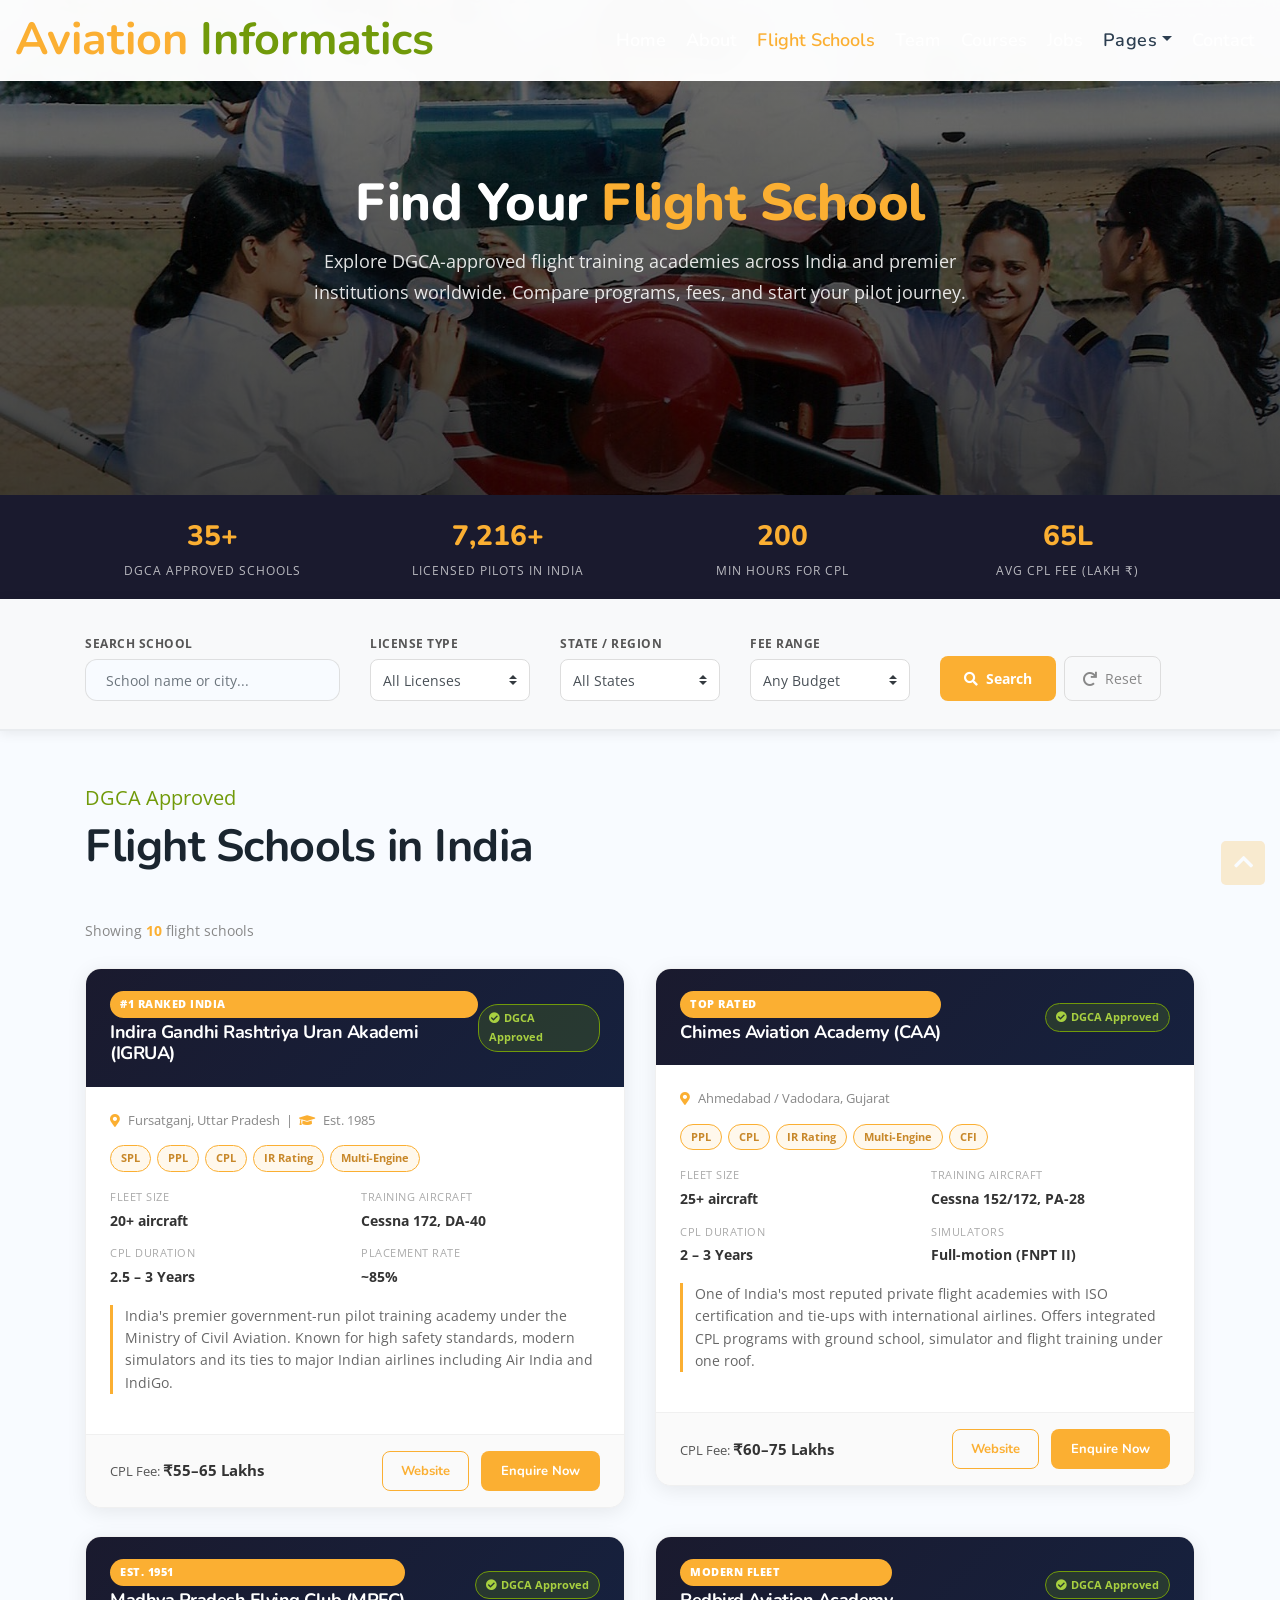
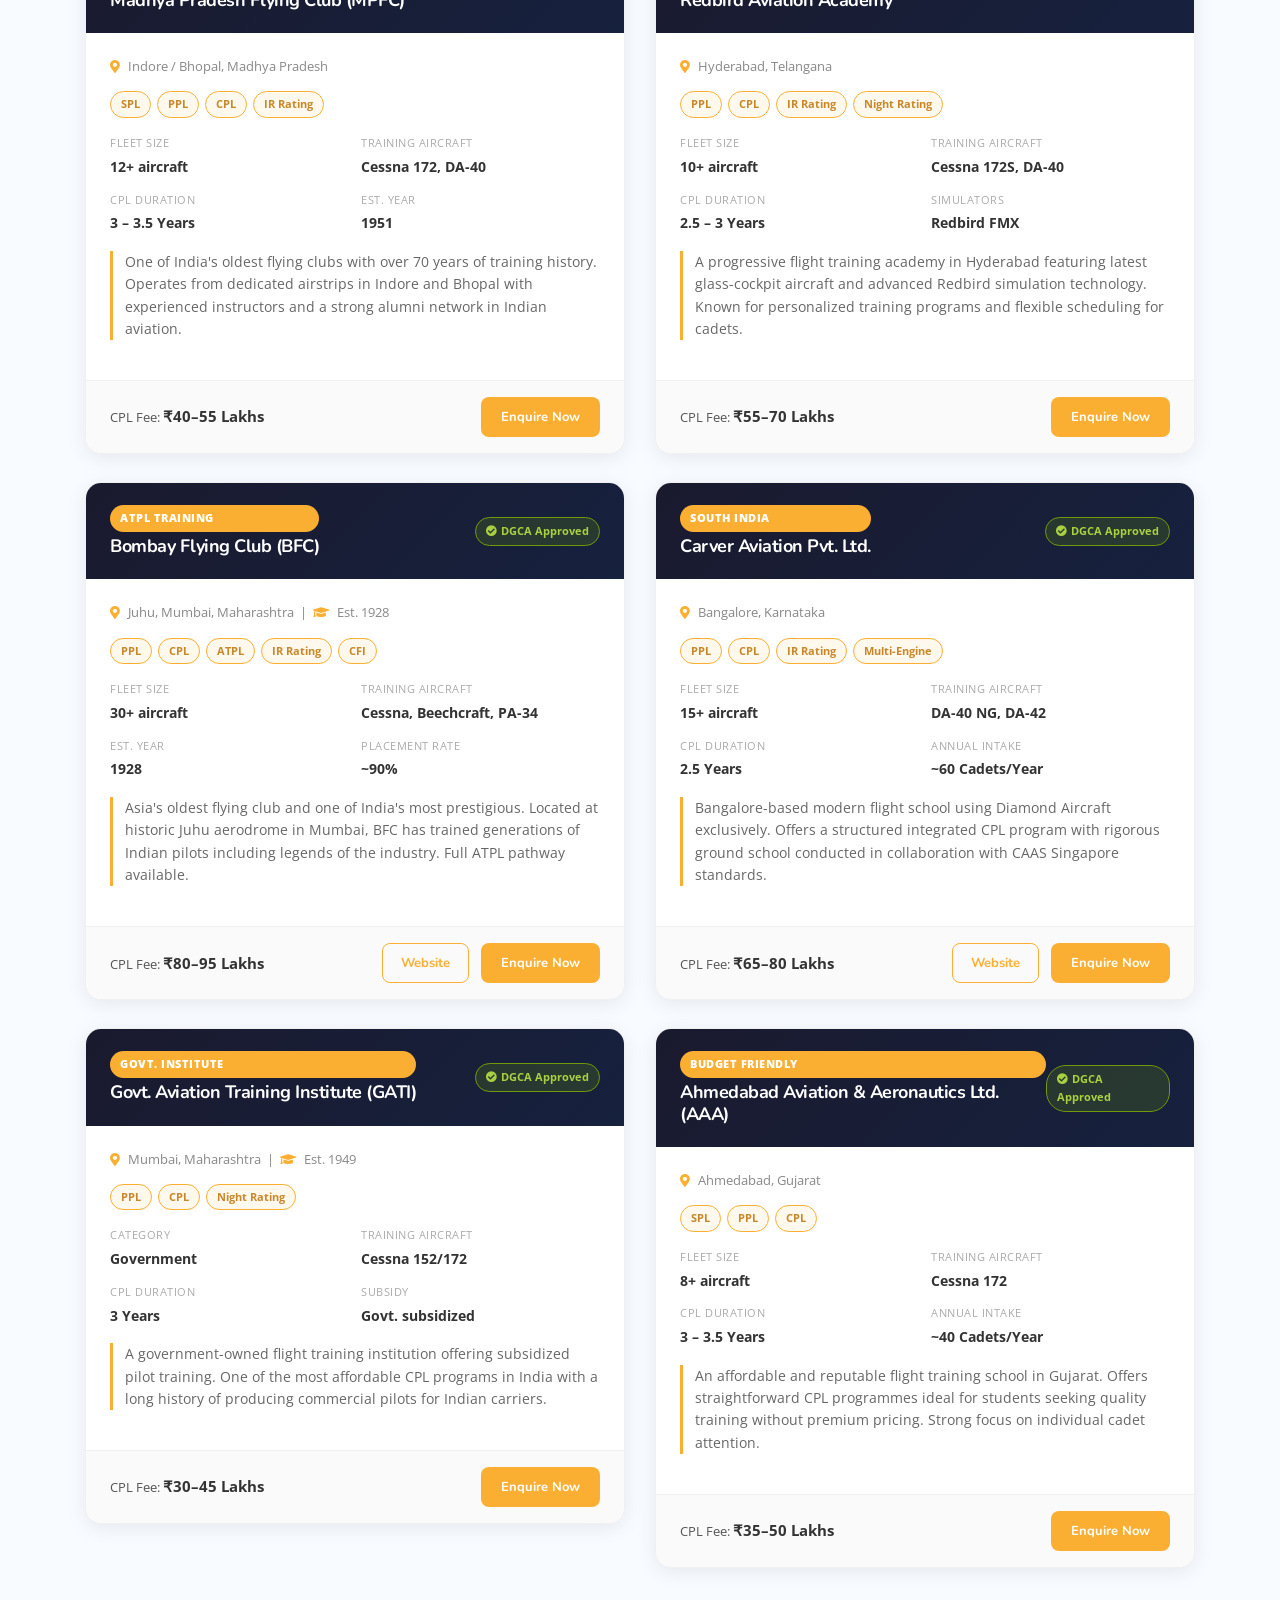
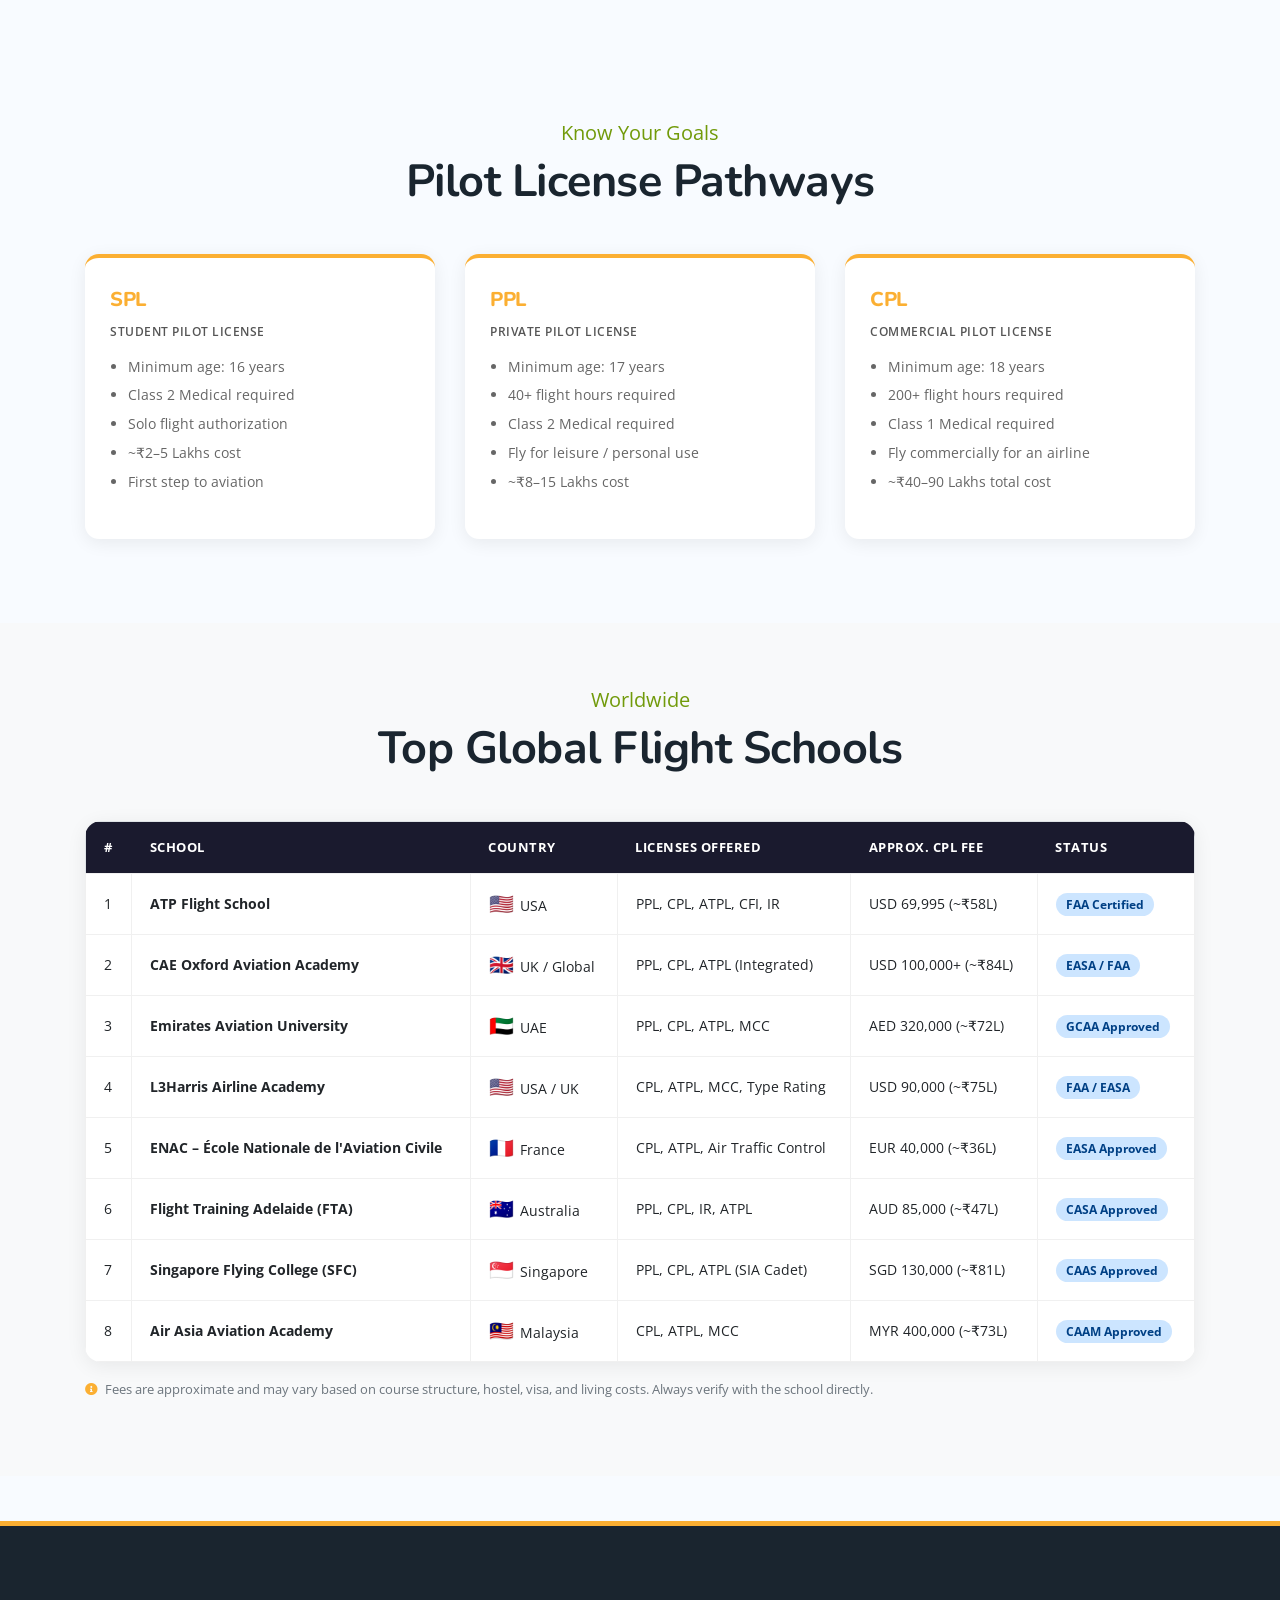
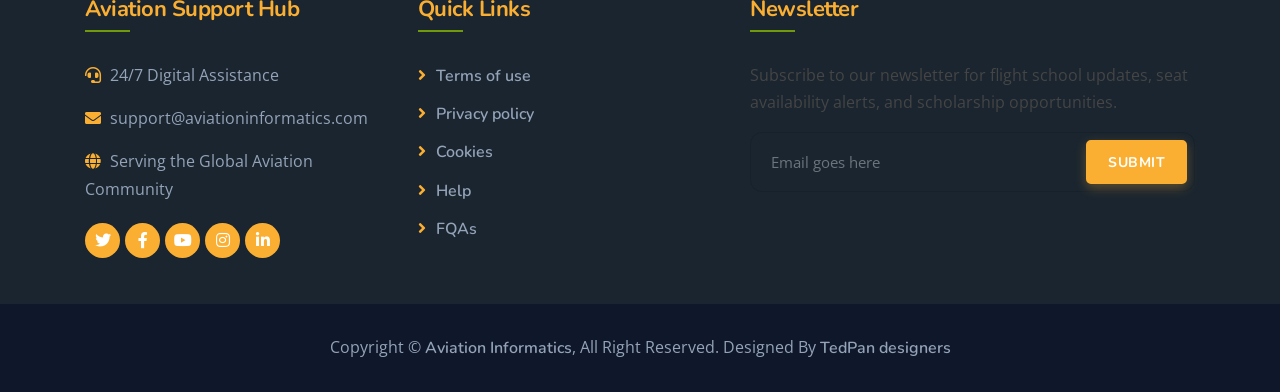
<file: flight schools.html>
<!DOCTYPE html>
<html lang="en">
    <head>
        <meta charset="utf-8">
        <title>Flight Schools | Aviation Informatics</title>
        <meta content="width=device-width, initial-scale=1.0" name="viewport">
        <meta content="Flight schools India, pilot training, DGCA approved, CPL, PPL, aviation academy" name="keywords">
        <meta content="Discover top flight schools in India and worldwide. Compare DGCA-approved pilot training programs, fees, and career outcomes." name="description">

        <!-- Favicon -->
        <link href="img/channels4_profile.jpg" rel="icon">

        <!-- Google Font -->
        <link href="https://fonts.googleapis.com/css2?family=Open+Sans:wght@300;400;600&family=Nunito:wght@600;700;800&display=swap" rel="stylesheet">
        
        <!-- CSS Libraries -->
        <link href="https://stackpath.bootstrapcdn.com/bootstrap/4.4.1/css/bootstrap.min.css" rel="stylesheet">
        <link href="https://cdnjs.cloudflare.com/ajax/libs/font-awesome/5.10.0/css/all.min.css" rel="stylesheet">
        <link href="lib/animate/animate.min.css" rel="stylesheet">
        <link href="lib/owlcarousel/assets/owl.carousel.min.css" rel="stylesheet">
        <link href="lib/flaticon/font/flaticon.css" rel="stylesheet">

        <!-- Template Stylesheet -->
        <link href="css/style.css" rel="stylesheet">
        <style>
            /* ===== FLIGHT SCHOOLS PAGE STYLES ===== */
            .fs-hero {
                position: relative;
                width: 100%;
                height: 55vh;
                min-height: 380px;
                overflow: hidden;
            }
            .fs-hero img {
                width: 100%; height: 100%; object-fit: cover;
            }
            .fs-hero::after {
                content: "";
                position: absolute;
                inset: 0;
                background: linear-gradient(to bottom, rgba(0,0,0,0.55) 0%, rgba(0,0,0,0.75) 100%);
            }
            .fs-hero-text {
                position: absolute;
                inset: 0;
                z-index: 2;
                display: flex;
                flex-direction: column;
                align-items: center;
                justify-content: center;
                text-align: center;
                padding: 0 20px;
            }
            .fs-hero-text h1 {
                color: #fff;
                font-size: 52px;
                font-weight: 800;
                margin-bottom: 12px;
            }
            .fs-hero-text h1 span { color: #fbaf32; }
            .fs-hero-text p {
                color: rgba(255,255,255,0.88);
                font-size: 18px;
                max-width: 680px;
            }

            /* ===== LIVE STATS BAR ===== */
            .stats-bar {
                background: #1a1a2e;
                padding: 18px 0;
            }
            .stats-bar .stat-item {
                text-align: center;
                color: #fff;
                padding: 0 10px;
            }
            .stats-bar .stat-num {
                font-size: 28px;
                font-weight: 800;
                color: #fbaf32;
                font-family: 'Nunito', sans-serif;
            }
            .stats-bar .stat-label {
                font-size: 12px;
                color: rgba(255,255,255,0.7);
                text-transform: uppercase;
                letter-spacing: 1px;
            }

            /* ===== FILTER PANEL ===== */
            .filter-panel {
                background: #f8f9fa;
                padding: 30px 0 20px;
                border-bottom: 2px solid #e9ecef;
                position: sticky;
                top: 0;
                z-index: 100;
                box-shadow: 0 2px 12px rgba(0,0,0,0.08);
            }
            .filter-panel .filter-group label {
                font-size: 12px;
                font-weight: 700;
                text-transform: uppercase;
                color: #555;
                letter-spacing: 0.5px;
                margin-bottom: 5px;
            }
            .filter-panel .form-control, .filter-panel .custom-select {
                border-radius: 8px;
                border: 1.5px solid #ddd;
                font-size: 14px;
                height: 42px;
            }
            .filter-panel .form-control:focus, .filter-panel .custom-select:focus {
                border-color: #fbaf32;
                box-shadow: 0 0 0 3px rgba(251,175,50,0.15);
            }
            .filter-btn {
                background: #fbaf32;
                color: #fff;
                border: none;
                border-radius: 8px;
                padding: 10px 24px;
                font-weight: 700;
                font-size: 14px;
                cursor: pointer;
                transition: 0.3s;
            }
            .filter-btn:hover { background: #e09d20; }
            .reset-btn {
                background: transparent;
                color: #888;
                border: 1.5px solid #ddd;
                border-radius: 8px;
                padding: 10px 18px;
                font-size: 14px;
                cursor: pointer;
                transition: 0.3s;
            }
            .reset-btn:hover { border-color: #fbaf32; color: #fbaf32; }

            /* ===== SCHOOL CARDS ===== */
            .schools-section { padding: 50px 0 60px; }
            .results-meta {
                color: #888;
                font-size: 14px;
                margin-bottom: 25px;
            }
            .results-meta span { color: #fbaf32; font-weight: 700; }

            .school-card {
                background: #fff;
                border-radius: 16px;
                box-shadow: 0 4px 20px rgba(0,0,0,0.08);
                margin-bottom: 28px;
                overflow: hidden;
                transition: transform 0.3s, box-shadow 0.3s;
                border: 1.5px solid #f0f0f0;
            }
            .school-card:hover {
                transform: translateY(-5px);
                box-shadow: 0 12px 35px rgba(0,0,0,0.12);
            }
            .school-card.hidden { display: none; }

            .school-card-header {
                background: linear-gradient(135deg, #1a1a2e 0%, #16213e 100%);
                padding: 22px 24px;
                display: flex;
                align-items: center;
                justify-content: space-between;
            }
            .school-rank {
                background: #fbaf32;
                color: #fff;
                font-size: 11px;
                font-weight: 800;
                padding: 4px 10px;
                border-radius: 20px;
                text-transform: uppercase;
                letter-spacing: 0.5px;
            }
            .school-name {
                color: #fff;
                font-size: 18px;
                font-weight: 700;
                margin: 0;
                font-family: 'Nunito', sans-serif;
            }
            .dgca-badge {
                background: rgba(113,154,10,0.2);
                border: 1px solid #719a0a;
                color: #a8d040;
                font-size: 11px;
                font-weight: 700;
                padding: 4px 10px;
                border-radius: 20px;
            }

            .school-card-body { padding: 22px 24px; }
            .school-location {
                color: #888;
                font-size: 13px;
                margin-bottom: 14px;
            }
            .school-location i { color: #fbaf32; margin-right: 5px; }

            .school-licenses {
                display: flex;
                flex-wrap: wrap;
                gap: 6px;
                margin-bottom: 16px;
            }
            .license-tag {
                background: #fff8ec;
                border: 1px solid #fbaf32;
                color: #c8882a;
                font-size: 11px;
                font-weight: 700;
                padding: 3px 10px;
                border-radius: 20px;
            }

            .school-info-grid {
                display: grid;
                grid-template-columns: 1fr 1fr;
                gap: 12px;
                margin-bottom: 16px;
            }
            .info-item { display: flex; flex-direction: column; }
            .info-item-label {
                font-size: 11px;
                text-transform: uppercase;
                color: #aaa;
                letter-spacing: 0.5px;
                margin-bottom: 2px;
            }
            .info-item-value {
                font-size: 14px;
                font-weight: 700;
                color: #333;
            }

            .school-desc {
                font-size: 13.5px;
                color: #666;
                line-height: 1.65;
                margin-bottom: 18px;
                border-left: 3px solid #fbaf32;
                padding-left: 12px;
            }

            .school-card-footer {
                padding: 16px 24px;
                background: #fafafa;
                border-top: 1px solid #f0f0f0;
                display: flex;
                align-items: center;
                justify-content: space-between;
                flex-wrap: wrap;
                gap: 10px;
            }
            .school-fee {
                font-size: 13px;
                color: #555;
            }
            .school-fee strong { color: #333; font-size: 15px; }
            .btn-school {
                background: #fbaf32;
                color: #fff;
                border: none;
                border-radius: 8px;
                padding: 9px 20px;
                font-size: 13px;
                font-weight: 700;
                text-decoration: none;
                transition: 0.3s;
                display: inline-block;
            }
            .btn-school:hover { background: #e09d20; color: #fff; text-decoration: none; }
            .btn-school-outline {
                background: transparent;
                color: #fbaf32;
                border: 1.5px solid #fbaf32;
                border-radius: 8px;
                padding: 8px 18px;
                font-size: 13px;
                font-weight: 700;
                text-decoration: none;
                transition: 0.3s;
                display: inline-block;
            }
            .btn-school-outline:hover { background: #fbaf32; color: #fff; text-decoration: none; }

            /* ===== GLOBAL SCHOOLS TABLE ===== */
            .global-section {
                padding: 60px 0;
                background: #f8f9fa;
            }
            .global-table {
                background: #fff;
                border-radius: 16px;
                overflow: hidden;
                box-shadow: 0 4px 20px rgba(0,0,0,0.07);
            }
            .global-table table { margin: 0; }
            .global-table thead { background: #1a1a2e; color: #fff; }
            .global-table thead th {
                padding: 14px 18px;
                font-size: 13px;
                font-weight: 700;
                text-transform: uppercase;
                letter-spacing: 0.5px;
                border: none;
            }
            .global-table tbody tr:hover { background: #fff8ec; }
            .global-table tbody td {
                padding: 13px 18px;
                font-size: 14px;
                vertical-align: middle;
                border-color: #f0f0f0;
            }
            .country-flag { font-size: 20px; margin-right: 6px; }
            .status-approved {
                background: #d4edda;
                color: #155724;
                padding: 3px 10px;
                border-radius: 20px;
                font-size: 12px;
                font-weight: 700;
            }
            .status-intl {
                background: #cce5ff;
                color: #004085;
                padding: 3px 10px;
                border-radius: 20px;
                font-size: 12px;
                font-weight: 700;
            }

            /* ===== INFO CARDS ===== */
            .license-info-section { padding: 60px 0; }
            .license-card {
                background: #fff;
                border-radius: 14px;
                padding: 30px 25px;
                box-shadow: 0 4px 18px rgba(0,0,0,0.07);
                margin-bottom: 24px;
                border-top: 4px solid #fbaf32;
                transition: 0.3s;
            }
            .license-card:hover { transform: translateY(-3px); }
            .license-card h4 {
                color: #fbaf32;
                font-size: 20px;
                font-weight: 800;
                margin-bottom: 10px;
            }
            .license-card .lc-full {
                color: #555;
                font-size: 12px;
                font-weight: 600;
                text-transform: uppercase;
                letter-spacing: 0.5px;
                margin-bottom: 12px;
            }
            .license-card ul {
                padding-left: 18px;
                color: #666;
                font-size: 14px;
            }
            .license-card ul li { margin-bottom: 5px; }

            @media (max-width: 767px) {
                .fs-hero-text h1 { font-size: 32px; }
                .school-info-grid { grid-template-columns: 1fr; }
                .school-card-footer { flex-direction: column; align-items: flex-start; }
            }
        </style>
    </head>

    <body>
        <!-- Nav Bar -->
        <div class="navbar navbar-expand-lg bg-light navbar-light">
            <div class="container-fluid">
                <a href="index.html" class="navbar-brand">Aviation <span>Informatics</span></a>
                <button type="button" class="navbar-toggler" data-toggle="collapse" data-target="#navbarCollapse">
                    <span class="navbar-toggler-icon"></span>
                </button>
                <div class="collapse navbar-collapse justify-content-between" id="navbarCollapse">
                    <div class="navbar-nav ml-auto">
                        <a href="index.html" class="nav-item nav-link">Home</a>
                        <a href="about.html" class="nav-item nav-link">About</a>
                        <a href="flight schools.html" class="nav-item nav-link active">Flight Schools</a>
                        <a href="team.html" class="nav-item nav-link">Team</a>
                        <a href="course.html" class="nav-item nav-link">Courses</a>
                        <a href="jobs.html" class="nav-item nav-link">Jobs</a>
                        <div class="nav-item dropdown">
                            <a href="#" class="nav-link dropdown-toggle" data-toggle="dropdown">Pages</a>
                            <div class="dropdown-menu">
                                <a href="https://www.flightradar24.com/" class="dropdown-item">Flight Radar</a>
                                <a href="https://www.dgca.gov.in/digigov-portal/" class="dropdown-item">DGCA</a>
                            </div>
                        </div>
                        <a href="contact.html" class="nav-item nav-link">Contact</a>
                    </div>
                </div>
            </div>
        </div>

        <!-- Hero Section -->
        <div class="fs-hero">
            <img src="img/181118211616-banasthali-vidyapith-aviation-school-india-group.jpg" alt="Flight School">
            <div class="fs-hero-text">
                <h1>Find Your <span>Flight School</span></h1>
                <p>Explore DGCA-approved flight training academies across India and premier institutions worldwide. Compare programs, fees, and start your pilot journey.</p>
            </div>
        </div>

        <!-- Live Stats Bar -->
        <div class="stats-bar">
            <div class="container">
                <div class="row text-center">
                    <div class="col-6 col-md-3 stat-item">
                        <div class="stat-num" id="statSchools">0</div>
                        <div class="stat-label">DGCA Approved Schools</div>
                    </div>
                    <div class="col-6 col-md-3 stat-item">
                        <div class="stat-num" id="statPilots">0</div>
                        <div class="stat-label">Licensed Pilots in India</div>
                    </div>
                    <div class="col-6 col-md-3 stat-item">
                        <div class="stat-num" id="statHours">0</div>
                        <div class="stat-label">Min Hours for CPL</div>
                    </div>
                    <div class="col-6 col-md-3 stat-item">
                        <div class="stat-num" id="statAvgFee">0</div>
                        <div class="stat-label">Avg CPL Fee (Lakh ₹)</div>
                    </div>
                </div>
            </div>
        </div>

        <!-- Filter Panel -->
        <div class="filter-panel">
            <div class="container">
                <div class="row align-items-end">
                    <div class="col-6 col-md-3 filter-group mb-2">
                        <label>Search School</label>
                        <input type="text" class="form-control" id="searchInput" placeholder="School name or city...">
                    </div>
                    <div class="col-6 col-md-2 filter-group mb-2">
                        <label>License Type</label>
                        <select class="custom-select" id="licenseFilter">
                            <option value="">All Licenses</option>
                            <option value="PPL">PPL</option>
                            <option value="CPL">CPL</option>
                            <option value="ATPL">ATPL</option>
                            <option value="IR">IR Rating</option>
                            <option value="CFI">CFI</option>
                        </select>
                    </div>
                    <div class="col-6 col-md-2 filter-group mb-2">
                        <label>State / Region</label>
                        <select class="custom-select" id="stateFilter">
                            <option value="">All States</option>
                            <option value="Uttar Pradesh">Uttar Pradesh</option>
                            <option value="Maharashtra">Maharashtra</option>
                            <option value="Madhya Pradesh">Madhya Pradesh</option>
                            <option value="Karnataka">Karnataka</option>
                            <option value="Telangana">Telangana</option>
                            <option value="Gujarat">Gujarat</option>
                            <option value="Punjab">Punjab</option>
                            <option value="Tamil Nadu">Tamil Nadu</option>
                            <option value="Delhi">Delhi</option>
                            <option value="Rajasthan">Rajasthan</option>
                        </select>
                    </div>
                    <div class="col-6 col-md-2 filter-group mb-2">
                        <label>Fee Range</label>
                        <select class="custom-select" id="feeFilter">
                            <option value="">Any Budget</option>
                            <option value="low">Under ₹50L</option>
                            <option value="mid">₹50L – ₹80L</option>
                            <option value="high">Above ₹80L</option>
                        </select>
                    </div>
                    <div class="col-12 col-md-3 filter-group mb-2 d-flex gap-2">
                        <button class="filter-btn mr-2" onclick="applyFilters()"><i class="fas fa-search mr-1"></i> Search</button>
                        <button class="reset-btn" onclick="resetFilters()"><i class="fas fa-redo mr-1"></i> Reset</button>
                    </div>
                </div>
            </div>
        </div>

        <!-- Indian Schools Section -->
        <div class="schools-section">
            <div class="container">
                <div class="section-header">
                    <p>DGCA Approved</p>
                    <h2>Flight Schools in India</h2>
                </div>
                <div class="results-meta" id="resultsMeta">Showing <span id="schoolCount">10</span> flight schools</div>

                <div class="row" id="schoolsContainer">

                    <!-- IGRUA -->
                    <div class="col-lg-6" id="card-igrua" data-state="Uttar Pradesh" data-licenses="PPL,CPL,IR" data-fee="mid">
                        <div class="school-card">
                            <div class="school-card-header">
                                <div>
                                    <div class="school-rank mb-1">#1 Ranked India</div>
                                    <h5 class="school-name">Indira Gandhi Rashtriya Uran Akademi (IGRUA)</h5>
                                </div>
                                <span class="dgca-badge"><i class="fas fa-check-circle mr-1"></i>DGCA Approved</span>
                            </div>
                            <div class="school-card-body">
                                <p class="school-location"><i class="fas fa-map-marker-alt"></i> Fursatganj, Uttar Pradesh &nbsp;|&nbsp; <i class="fas fa-graduation-cap"></i> Est. 1985</p>
                                <div class="school-licenses">
                                    <span class="license-tag">SPL</span>
                                    <span class="license-tag">PPL</span>
                                    <span class="license-tag">CPL</span>
                                    <span class="license-tag">IR Rating</span>
                                    <span class="license-tag">Multi-Engine</span>
                                </div>
                                <div class="school-info-grid">
                                    <div class="info-item">
                                        <span class="info-item-label">Fleet Size</span>
                                        <span class="info-item-value">20+ aircraft</span>
                                    </div>
                                    <div class="info-item">
                                        <span class="info-item-label">Training Aircraft</span>
                                        <span class="info-item-value">Cessna 172, DA-40</span>
                                    </div>
                                    <div class="info-item">
                                        <span class="info-item-label">CPL Duration</span>
                                        <span class="info-item-value">2.5 – 3 Years</span>
                                    </div>
                                    <div class="info-item">
                                        <span class="info-item-label">Placement Rate</span>
                                        <span class="info-item-value">~85%</span>
                                    </div>
                                </div>
                                <p class="school-desc">India's premier government-run pilot training academy under the Ministry of Civil Aviation. Known for high safety standards, modern simulators and its ties to major Indian airlines including Air India and IndiGo.</p>
                            </div>
                            <div class="school-card-footer">
                                <div class="school-fee">CPL Fee: <strong>₹55–65 Lakhs</strong></div>
                                <div>
                                    <a href="https://igrua.gov.in" target="_blank" class="btn-school-outline mr-2">Website</a>
                                    <a href="contact.html" class="btn-school">Enquire Now</a>
                                </div>
                            </div>
                        </div>
                    </div>

                    <!-- Chimes Aviation Academy -->
                    <div class="col-lg-6" id="card-chimes" data-state="Gujarat" data-licenses="PPL,CPL,IR,Multi-Engine" data-fee="mid">
                        <div class="school-card">
                            <div class="school-card-header">
                                <div>
                                    <div class="school-rank mb-1">Top Rated</div>
                                    <h5 class="school-name">Chimes Aviation Academy (CAA)</h5>
                                </div>
                                <span class="dgca-badge"><i class="fas fa-check-circle mr-1"></i>DGCA Approved</span>
                            </div>
                            <div class="school-card-body">
                                <p class="school-location"><i class="fas fa-map-marker-alt"></i> Ahmedabad / Vadodara, Gujarat</p>
                                <div class="school-licenses">
                                    <span class="license-tag">PPL</span>
                                    <span class="license-tag">CPL</span>
                                    <span class="license-tag">IR Rating</span>
                                    <span class="license-tag">Multi-Engine</span>
                                    <span class="license-tag">CFI</span>
                                </div>
                                <div class="school-info-grid">
                                    <div class="info-item">
                                        <span class="info-item-label">Fleet Size</span>
                                        <span class="info-item-value">25+ aircraft</span>
                                    </div>
                                    <div class="info-item">
                                        <span class="info-item-label">Training Aircraft</span>
                                        <span class="info-item-value">Cessna 152/172, PA-28</span>
                                    </div>
                                    <div class="info-item">
                                        <span class="info-item-label">CPL Duration</span>
                                        <span class="info-item-value">2 – 3 Years</span>
                                    </div>
                                    <div class="info-item">
                                        <span class="info-item-label">Simulators</span>
                                        <span class="info-item-value">Full-motion (FNPT II)</span>
                                    </div>
                                </div>
                                <p class="school-desc">One of India's most reputed private flight academies with ISO certification and tie-ups with international airlines. Offers integrated CPL programs with ground school, simulator and flight training under one roof.</p>
                            </div>
                            <div class="school-card-footer">
                                <div class="school-fee">CPL Fee: <strong>₹60–75 Lakhs</strong></div>
                                <div>
                                    <a href="https://www.chimesaviation.com" target="_blank" class="btn-school-outline mr-2">Website</a>
                                    <a href="contact.html" class="btn-school">Enquire Now</a>
                                </div>
                            </div>
                        </div>
                    </div>

                    <!-- Madhya Pradesh Flying Club -->
                    <div class="col-lg-6" id="card-mpfc" data-state="Madhya Pradesh" data-licenses="PPL,CPL" data-fee="low">
                        <div class="school-card">
                            <div class="school-card-header">
                                <div>
                                    <div class="school-rank mb-1">Est. 1951</div>
                                    <h5 class="school-name">Madhya Pradesh Flying Club (MPFC)</h5>
                                </div>
                                <span class="dgca-badge"><i class="fas fa-check-circle mr-1"></i>DGCA Approved</span>
                            </div>
                            <div class="school-card-body">
                                <p class="school-location"><i class="fas fa-map-marker-alt"></i> Indore / Bhopal, Madhya Pradesh</p>
                                <div class="school-licenses">
                                    <span class="license-tag">SPL</span>
                                    <span class="license-tag">PPL</span>
                                    <span class="license-tag">CPL</span>
                                    <span class="license-tag">IR Rating</span>
                                </div>
                                <div class="school-info-grid">
                                    <div class="info-item">
                                        <span class="info-item-label">Fleet Size</span>
                                        <span class="info-item-value">12+ aircraft</span>
                                    </div>
                                    <div class="info-item">
                                        <span class="info-item-label">Training Aircraft</span>
                                        <span class="info-item-value">Cessna 172, DA-40</span>
                                    </div>
                                    <div class="info-item">
                                        <span class="info-item-label">CPL Duration</span>
                                        <span class="info-item-value">3 – 3.5 Years</span>
                                    </div>
                                    <div class="info-item">
                                        <span class="info-item-label">Est. Year</span>
                                        <span class="info-item-value">1951</span>
                                    </div>
                                </div>
                                <p class="school-desc">One of India's oldest flying clubs with over 70 years of training history. Operates from dedicated airstrips in Indore and Bhopal with experienced instructors and a strong alumni network in Indian aviation.</p>
                            </div>
                            <div class="school-card-footer">
                                <div class="school-fee">CPL Fee: <strong>₹40–55 Lakhs</strong></div>
                                <div>
                                    <a href="contact.html" class="btn-school">Enquire Now</a>
                                </div>
                            </div>
                        </div>
                    </div>

                    <!-- Redbird Aviation -->
                    <div class="col-lg-6" id="card-redbird" data-state="Telangana" data-licenses="PPL,CPL,IR" data-fee="mid">
                        <div class="school-card">
                            <div class="school-card-header">
                                <div>
                                    <div class="school-rank mb-1">Modern Fleet</div>
                                    <h5 class="school-name">Redbird Aviation Academy</h5>
                                </div>
                                <span class="dgca-badge"><i class="fas fa-check-circle mr-1"></i>DGCA Approved</span>
                            </div>
                            <div class="school-card-body">
                                <p class="school-location"><i class="fas fa-map-marker-alt"></i> Hyderabad, Telangana</p>
                                <div class="school-licenses">
                                    <span class="license-tag">PPL</span>
                                    <span class="license-tag">CPL</span>
                                    <span class="license-tag">IR Rating</span>
                                    <span class="license-tag">Night Rating</span>
                                </div>
                                <div class="school-info-grid">
                                    <div class="info-item">
                                        <span class="info-item-label">Fleet Size</span>
                                        <span class="info-item-value">10+ aircraft</span>
                                    </div>
                                    <div class="info-item">
                                        <span class="info-item-label">Training Aircraft</span>
                                        <span class="info-item-value">Cessna 172S, DA-40</span>
                                    </div>
                                    <div class="info-item">
                                        <span class="info-item-label">CPL Duration</span>
                                        <span class="info-item-value">2.5 – 3 Years</span>
                                    </div>
                                    <div class="info-item">
                                        <span class="info-item-label">Simulators</span>
                                        <span class="info-item-value">Redbird FMX</span>
                                    </div>
                                </div>
                                <p class="school-desc">A progressive flight training academy in Hyderabad featuring latest glass-cockpit aircraft and advanced Redbird simulation technology. Known for personalized training programs and flexible scheduling for cadets.</p>
                            </div>
                            <div class="school-card-footer">
                                <div class="school-fee">CPL Fee: <strong>₹55–70 Lakhs</strong></div>
                                <div>
                                    <a href="contact.html" class="btn-school">Enquire Now</a>
                                </div>
                            </div>
                        </div>
                    </div>

                    <!-- Wings Aviation -->
                    <div class="col-lg-6" id="card-wings" data-state="Maharashtra" data-licenses="PPL,CPL,ATPL,IR" data-fee="high">
                        <div class="school-card">
                            <div class="school-card-header">
                                <div>
                                    <div class="school-rank mb-1">ATPL Training</div>
                                    <h5 class="school-name">Bombay Flying Club (BFC)</h5>
                                </div>
                                <span class="dgca-badge"><i class="fas fa-check-circle mr-1"></i>DGCA Approved</span>
                            </div>
                            <div class="school-card-body">
                                <p class="school-location"><i class="fas fa-map-marker-alt"></i> Juhu, Mumbai, Maharashtra &nbsp;|&nbsp; <i class="fas fa-graduation-cap"></i> Est. 1928</p>
                                <div class="school-licenses">
                                    <span class="license-tag">PPL</span>
                                    <span class="license-tag">CPL</span>
                                    <span class="license-tag">ATPL</span>
                                    <span class="license-tag">IR Rating</span>
                                    <span class="license-tag">CFI</span>
                                </div>
                                <div class="school-info-grid">
                                    <div class="info-item">
                                        <span class="info-item-label">Fleet Size</span>
                                        <span class="info-item-value">30+ aircraft</span>
                                    </div>
                                    <div class="info-item">
                                        <span class="info-item-label">Training Aircraft</span>
                                        <span class="info-item-value">Cessna, Beechcraft, PA-34</span>
                                    </div>
                                    <div class="info-item">
                                        <span class="info-item-label">Est. Year</span>
                                        <span class="info-item-value">1928</span>
                                    </div>
                                    <div class="info-item">
                                        <span class="info-item-label">Placement Rate</span>
                                        <span class="info-item-value">~90%</span>
                                    </div>
                                </div>
                                <p class="school-desc">Asia's oldest flying club and one of India's most prestigious. Located at historic Juhu aerodrome in Mumbai, BFC has trained generations of Indian pilots including legends of the industry. Full ATPL pathway available.</p>
                            </div>
                            <div class="school-card-footer">
                                <div class="school-fee">CPL Fee: <strong>₹80–95 Lakhs</strong></div>
                                <div>
                                    <a href="https://www.bombayingclub.com" target="_blank" class="btn-school-outline mr-2">Website</a>
                                    <a href="contact.html" class="btn-school">Enquire Now</a>
                                </div>
                            </div>
                        </div>
                    </div>

                    <!-- Carver Aviation -->
                    <div class="col-lg-6" id="card-carver" data-state="Karnataka" data-licenses="PPL,CPL,IR" data-fee="mid">
                        <div class="school-card">
                            <div class="school-card-header">
                                <div>
                                    <div class="school-rank mb-1">South India</div>
                                    <h5 class="school-name">Carver Aviation Pvt. Ltd.</h5>
                                </div>
                                <span class="dgca-badge"><i class="fas fa-check-circle mr-1"></i>DGCA Approved</span>
                            </div>
                            <div class="school-card-body">
                                <p class="school-location"><i class="fas fa-map-marker-alt"></i> Bangalore, Karnataka</p>
                                <div class="school-licenses">
                                    <span class="license-tag">PPL</span>
                                    <span class="license-tag">CPL</span>
                                    <span class="license-tag">IR Rating</span>
                                    <span class="license-tag">Multi-Engine</span>
                                </div>
                                <div class="school-info-grid">
                                    <div class="info-item">
                                        <span class="info-item-label">Fleet Size</span>
                                        <span class="info-item-value">15+ aircraft</span>
                                    </div>
                                    <div class="info-item">
                                        <span class="info-item-label">Training Aircraft</span>
                                        <span class="info-item-value">DA-40 NG, DA-42</span>
                                    </div>
                                    <div class="info-item">
                                        <span class="info-item-label">CPL Duration</span>
                                        <span class="info-item-value">2.5 Years</span>
                                    </div>
                                    <div class="info-item">
                                        <span class="info-item-label">Annual Intake</span>
                                        <span class="info-item-value">~60 Cadets/Year</span>
                                    </div>
                                </div>
                                <p class="school-desc">Bangalore-based modern flight school using Diamond Aircraft exclusively. Offers a structured integrated CPL program with rigorous ground school conducted in collaboration with CAAS Singapore standards.</p>
                            </div>
                            <div class="school-card-footer">
                                <div class="school-fee">CPL Fee: <strong>₹65–80 Lakhs</strong></div>
                                <div>
                                    <a href="https://www.carveraviation.com" target="_blank" class="btn-school-outline mr-2">Website</a>
                                    <a href="contact.html" class="btn-school">Enquire Now</a>
                                </div>
                            </div>
                        </div>
                    </div>

                    <!-- Government Aviation Training Institute -->
                    <div class="col-lg-6" id="card-gati" data-state="Maharashtra" data-licenses="PPL,CPL" data-fee="low">
                        <div class="school-card">
                            <div class="school-card-header">
                                <div>
                                    <div class="school-rank mb-1">Govt. Institute</div>
                                    <h5 class="school-name">Govt. Aviation Training Institute (GATI)</h5>
                                </div>
                                <span class="dgca-badge"><i class="fas fa-check-circle mr-1"></i>DGCA Approved</span>
                            </div>
                            <div class="school-card-body">
                                <p class="school-location"><i class="fas fa-map-marker-alt"></i> Mumbai, Maharashtra &nbsp;|&nbsp; <i class="fas fa-graduation-cap"></i> Est. 1949</p>
                                <div class="school-licenses">
                                    <span class="license-tag">PPL</span>
                                    <span class="license-tag">CPL</span>
                                    <span class="license-tag">Night Rating</span>
                                </div>
                                <div class="school-info-grid">
                                    <div class="info-item">
                                        <span class="info-item-label">Category</span>
                                        <span class="info-item-value">Government</span>
                                    </div>
                                    <div class="info-item">
                                        <span class="info-item-label">Training Aircraft</span>
                                        <span class="info-item-value">Cessna 152/172</span>
                                    </div>
                                    <div class="info-item">
                                        <span class="info-item-label">CPL Duration</span>
                                        <span class="info-item-value">3 Years</span>
                                    </div>
                                    <div class="info-item">
                                        <span class="info-item-label">Subsidy</span>
                                        <span class="info-item-value">Govt. subsidized</span>
                                    </div>
                                </div>
                                <p class="school-desc">A government-owned flight training institution offering subsidized pilot training. One of the most affordable CPL programs in India with a long history of producing commercial pilots for Indian carriers.</p>
                            </div>
                            <div class="school-card-footer">
                                <div class="school-fee">CPL Fee: <strong>₹30–45 Lakhs</strong></div>
                                <div>
                                    <a href="contact.html" class="btn-school">Enquire Now</a>
                                </div>
                            </div>
                        </div>
                    </div>

                    <!-- Ahmedabad Aviation Academy -->
                    <div class="col-lg-6" id="card-aaa" data-state="Gujarat" data-licenses="PPL,CPL" data-fee="low">
                        <div class="school-card">
                            <div class="school-card-header">
                                <div>
                                    <div class="school-rank mb-1">Budget Friendly</div>
                                    <h5 class="school-name">Ahmedabad Aviation & Aeronautics Ltd. (AAA)</h5>
                                </div>
                                <span class="dgca-badge"><i class="fas fa-check-circle mr-1"></i>DGCA Approved</span>
                            </div>
                            <div class="school-card-body">
                                <p class="school-location"><i class="fas fa-map-marker-alt"></i> Ahmedabad, Gujarat</p>
                                <div class="school-licenses">
                                    <span class="license-tag">SPL</span>
                                    <span class="license-tag">PPL</span>
                                    <span class="license-tag">CPL</span>
                                </div>
                                <div class="school-info-grid">
                                    <div class="info-item">
                                        <span class="info-item-label">Fleet Size</span>
                                        <span class="info-item-value">8+ aircraft</span>
                                    </div>
                                    <div class="info-item">
                                        <span class="info-item-label">Training Aircraft</span>
                                        <span class="info-item-value">Cessna 172</span>
                                    </div>
                                    <div class="info-item">
                                        <span class="info-item-label">CPL Duration</span>
                                        <span class="info-item-value">3 – 3.5 Years</span>
                                    </div>
                                    <div class="info-item">
                                        <span class="info-item-label">Annual Intake</span>
                                        <span class="info-item-value">~40 Cadets/Year</span>
                                    </div>
                                </div>
                                <p class="school-desc">An affordable and reputable flight training school in Gujarat. Offers straightforward CPL programmes ideal for students seeking quality training without premium pricing. Strong focus on individual cadet attention.</p>
                            </div>
                            <div class="school-card-footer">
                                <div class="school-fee">CPL Fee: <strong>₹35–50 Lakhs</strong></div>
                                <div>
                                    <a href="contact.html" class="btn-school">Enquire Now</a>
                                </div>
                            </div>
                        </div>
                    </div>

                </div><!-- /row -->
                <div id="noResults" style="display:none; text-align:center; padding:40px 0; color:#888;">
                    <i class="fas fa-search fa-2x mb-3 d-block" style="color:#ddd;"></i>
                    No schools found for your criteria. Try adjusting the filters.
                </div>
            </div>
        </div><!-- /schools-section -->

        <!-- License Types Info -->
        <div class="license-info-section">
            <div class="container">
                <div class="section-header text-center">
                    <p>Know Your Goals</p>
                    <h2>Pilot License Pathways</h2>
                </div>
                <div class="row">
                    <div class="col-md-4">
                        <div class="license-card">
                            <h4>SPL</h4>
                            <div class="lc-full">Student Pilot License</div>
                            <ul>
                                <li>Minimum age: 16 years</li>
                                <li>Class 2 Medical required</li>
                                <li>Solo flight authorization</li>
                                <li>~₹2–5 Lakhs cost</li>
                                <li>First step to aviation</li>
                            </ul>
                        </div>
                    </div>
                    <div class="col-md-4">
                        <div class="license-card">
                            <h4>PPL</h4>
                            <div class="lc-full">Private Pilot License</div>
                            <ul>
                                <li>Minimum age: 17 years</li>
                                <li>40+ flight hours required</li>
                                <li>Class 2 Medical required</li>
                                <li>Fly for leisure / personal use</li>
                                <li>~₹8–15 Lakhs cost</li>
                            </ul>
                        </div>
                    </div>
                    <div class="col-md-4">
                        <div class="license-card">
                            <h4>CPL</h4>
                            <div class="lc-full">Commercial Pilot License</div>
                            <ul>
                                <li>Minimum age: 18 years</li>
                                <li>200+ flight hours required</li>
                                <li>Class 1 Medical required</li>
                                <li>Fly commercially for an airline</li>
                                <li>~₹40–90 Lakhs total cost</li>
                            </ul>
                        </div>
                    </div>
                </div>
            </div>
        </div>

        <!-- Global Schools Table -->
        <div class="global-section">
            <div class="container">
                <div class="section-header text-center">
                    <p>Worldwide</p>
                    <h2>Top Global Flight Schools</h2>
                </div>
                <div class="global-table">
                    <table class="table table-bordered table-hover mb-0">
                        <thead>
                            <tr>
                                <th>#</th>
                                <th>School</th>
                                <th>Country</th>
                                <th>Licenses Offered</th>
                                <th>Approx. CPL Fee</th>
                                <th>Status</th>
                            </tr>
                        </thead>
                        <tbody>
                            <tr>
                                <td>1</td>
                                <td><strong>ATP Flight School</strong></td>
                                <td><span class="country-flag">🇺🇸</span>USA</td>
                                <td>PPL, CPL, ATPL, CFI, IR</td>
                                <td>USD 69,995 (~₹58L)</td>
                                <td><span class="status-intl">FAA Certified</span></td>
                            </tr>
                            <tr>
                                <td>2</td>
                                <td><strong>CAE Oxford Aviation Academy</strong></td>
                                <td><span class="country-flag">🇬🇧</span>UK / Global</td>
                                <td>PPL, CPL, ATPL (Integrated)</td>
                                <td>USD 100,000+ (~₹84L)</td>
                                <td><span class="status-intl">EASA / FAA</span></td>
                            </tr>
                            <tr>
                                <td>3</td>
                                <td><strong>Emirates Aviation University</strong></td>
                                <td><span class="country-flag">🇦🇪</span>UAE</td>
                                <td>PPL, CPL, ATPL, MCC</td>
                                <td>AED 320,000 (~₹72L)</td>
                                <td><span class="status-intl">GCAA Approved</span></td>
                            </tr>
                            <tr>
                                <td>4</td>
                                <td><strong>L3Harris Airline Academy</strong></td>
                                <td><span class="country-flag">🇺🇸</span>USA / UK</td>
                                <td>CPL, ATPL, MCC, Type Rating</td>
                                <td>USD 90,000 (~₹75L)</td>
                                <td><span class="status-intl">FAA / EASA</span></td>
                            </tr>
                            <tr>
                                <td>5</td>
                                <td><strong>ENAC – École Nationale de l'Aviation Civile</strong></td>
                                <td><span class="country-flag">🇫🇷</span>France</td>
                                <td>CPL, ATPL, Air Traffic Control</td>
                                <td>EUR 40,000 (~₹36L)</td>
                                <td><span class="status-intl">EASA Approved</span></td>
                            </tr>
                            <tr>
                                <td>6</td>
                                <td><strong>Flight Training Adelaide (FTA)</strong></td>
                                <td><span class="country-flag">🇦🇺</span>Australia</td>
                                <td>PPL, CPL, IR, ATPL</td>
                                <td>AUD 85,000 (~₹47L)</td>
                                <td><span class="status-intl">CASA Approved</span></td>
                            </tr>
                            <tr>
                                <td>7</td>
                                <td><strong>Singapore Flying College (SFC)</strong></td>
                                <td><span class="country-flag">🇸🇬</span>Singapore</td>
                                <td>PPL, CPL, ATPL (SIA Cadet)</td>
                                <td>SGD 130,000 (~₹81L)</td>
                                <td><span class="status-intl">CAAS Approved</span></td>
                            </tr>
                            <tr>
                                <td>8</td>
                                <td><strong>Air Asia Aviation Academy</strong></td>
                                <td><span class="country-flag">🇲🇾</span>Malaysia</td>
                                <td>CPL, ATPL, MCC</td>
                                <td>MYR 400,000 (~₹73L)</td>
                                <td><span class="status-intl">CAAM Approved</span></td>
                            </tr>
                        </tbody>
                    </table>
                </div>
                <p class="text-muted mt-3" style="font-size:13px;"><i class="fas fa-info-circle mr-1" style="color:#fbaf32;"></i> Fees are approximate and may vary based on course structure, hostel, visa, and living costs. Always verify with the school directly.</p>
            </div>
        </div>

        <!-- Footer -->
        <div class="footer">
            <div class="container">
                <div class="row">
                    <div class="col-lg-7">
                        <div class="row">
                            <div class="col-md-6">
                                <div class="footer-contact">
                                    <h2>Aviation Support Hub</h2>
                                    <p><i class="fa fa-headset"></i>24/7 Digital Assistance</p>
                                    <p><i class="fa fa-envelope"></i>support@aviationinformatics.com</p>
                                    <p><i class="fa fa-globe"></i>Serving the Global Aviation Community</p>
                                    <div class="footer-social">
                                        <a href=""><i class="fab fa-twitter"></i></a>
                                        <a href=""><i class="fab fa-facebook-f"></i></a>
                                        <a href=""><i class="fab fa-youtube"></i></a>
                                        <a href=""><i class="fab fa-instagram"></i></a>
                                        <a href=""><i class="fab fa-linkedin-in"></i></a>
                                    </div>
                                </div>
                            </div>
                            <div class="col-md-6">
                                <div class="footer-link">
                                    <h2>Quick Links</h2>
                                    <a href="">Terms of use</a>
                                    <a href="">Privacy policy</a>
                                    <a href="">Cookies</a>
                                    <a href="">Help</a>
                                    <a href="">FQAs</a>
                                </div>
                            </div>
                        </div>
                    </div>
                    <div class="col-lg-5">
                        <div class="footer-newsletter">
                            <h2>Newsletter</h2>
                            <p>Subscribe to our newsletter for flight school updates, seat availability alerts, and scholarship opportunities.</p>
                            <div class="form">
                                <input class="form-control" placeholder="Email goes here">
                                <button class="btn custom-btn">Submit</button>
                            </div>
                        </div>
                    </div>
                </div>
            </div>
            <div class="copyright">
                <div class="container">
                    <p>Copyright &copy; <a href="#">Aviation Informatics</a>, All Right Reserved.</p>
                    <p>Designed By <a href="">TedPan designers</a></p>
                </div>
            </div>
        </div>

        <a href="#" class="back-to-top"><i class="fa fa-chevron-up"></i></a>

        <!-- JavaScript Libraries -->
        <script src="https://code.jquery.com/jquery-3.4.1.min.js"></script>
        <script src="https://stackpath.bootstrapcdn.com/bootstrap/4.4.1/js/bootstrap.bundle.min.js"></script>
        <script src="lib/easing/easing.min.js"></script>
        <script src="lib/owlcarousel/owl.carousel.min.js"></script>
        <script src="js/main.js"></script>
        <script>
            // ===== ANIMATED COUNTERS =====
            function animateCounter(id, target, suffix, duration) {
                const el = document.getElementById(id);
                const step = target / (duration / 16);
                let current = 0;
                const timer = setInterval(() => {
                    current += step;
                    if (current >= target) { current = target; clearInterval(timer); }
                    el.textContent = Math.floor(current).toLocaleString() + (suffix || '');
                }, 16);
            }
            window.addEventListener('load', () => {
                animateCounter('statSchools', 35, '+', 1500);
                animateCounter('statPilots', 8200, '+', 2000);
                animateCounter('statHours', 200, '', 1200);
                animateCounter('statAvgFee', 65, 'L', 1500);
            });

            // ===== FILTER LOGIC =====
            const allCards = Array.from(document.querySelectorAll('#schoolsContainer > div'));

            function applyFilters() {
                const search = document.getElementById('searchInput').value.toLowerCase();
                const license = document.getElementById('licenseFilter').value;
                const state = document.getElementById('stateFilter').value;
                const fee = document.getElementById('feeFilter').value;

                let visible = 0;
                allCards.forEach(card => {
                    const cardState = card.getAttribute('data-state') || '';
                    const cardLicenses = card.getAttribute('data-licenses') || '';
                    const cardFee = card.getAttribute('data-fee') || '';
                    const cardText = card.textContent.toLowerCase();

                    const matchSearch = !search || cardText.includes(search);
                    const matchLicense = !license || cardLicenses.includes(license);
                    const matchState = !state || cardState === state;
                    const matchFee = !fee || cardFee === fee;

                    if (matchSearch && matchLicense && matchState && matchFee) {
                        card.classList.remove('d-none');
                        visible++;
                    } else {
                        card.classList.add('d-none');
                    }
                });

                document.getElementById('schoolCount').textContent = visible;
                document.getElementById('noResults').style.display = visible === 0 ? 'block' : 'none';
            }

            function resetFilters() {
                document.getElementById('searchInput').value = '';
                document.getElementById('licenseFilter').value = '';
                document.getElementById('stateFilter').value = '';
                document.getElementById('feeFilter').value = '';
                applyFilters();
            }

            // Live search on typing
            document.getElementById('searchInput').addEventListener('keyup', applyFilters);
            document.getElementById('licenseFilter').addEventListener('change', applyFilters);
            document.getElementById('stateFilter').addEventListener('change', applyFilters);
            document.getElementById('feeFilter').addEventListener('change', applyFilters);
        </script>
    </body>
</html>
</file>
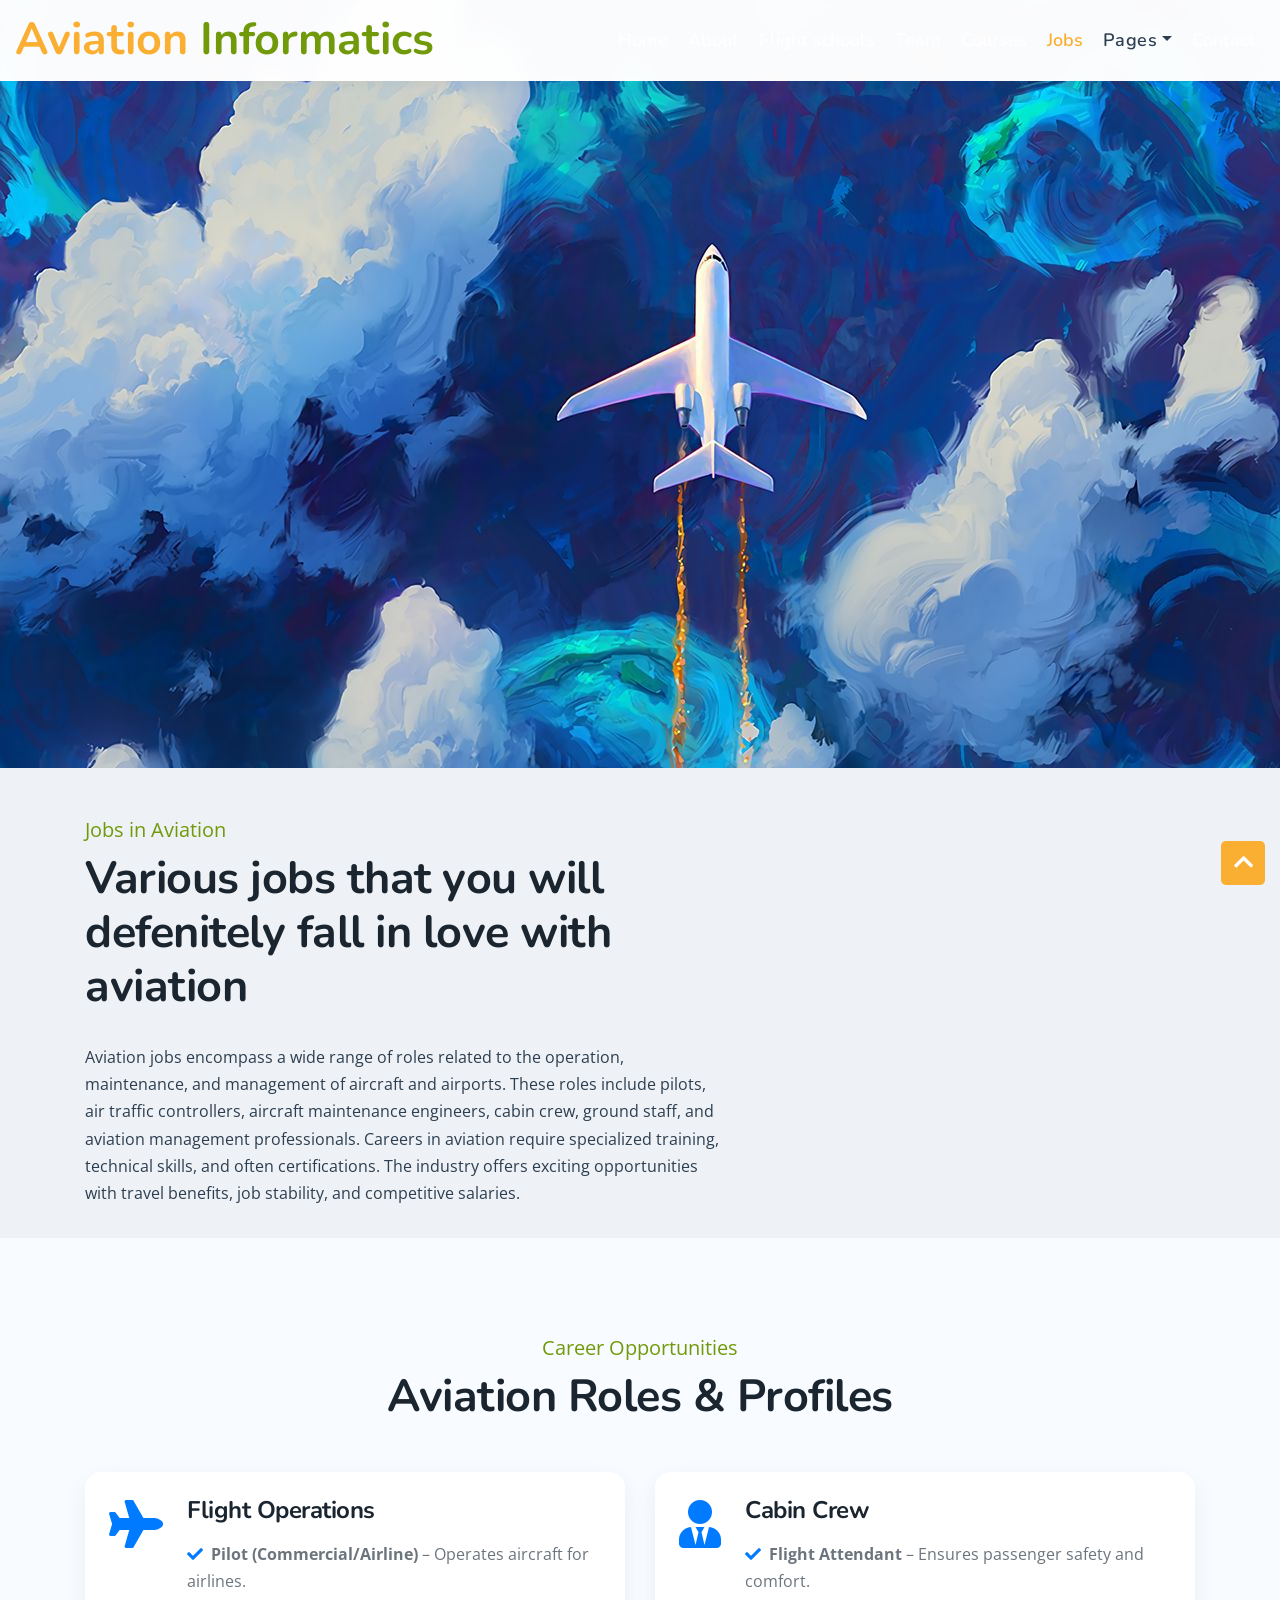
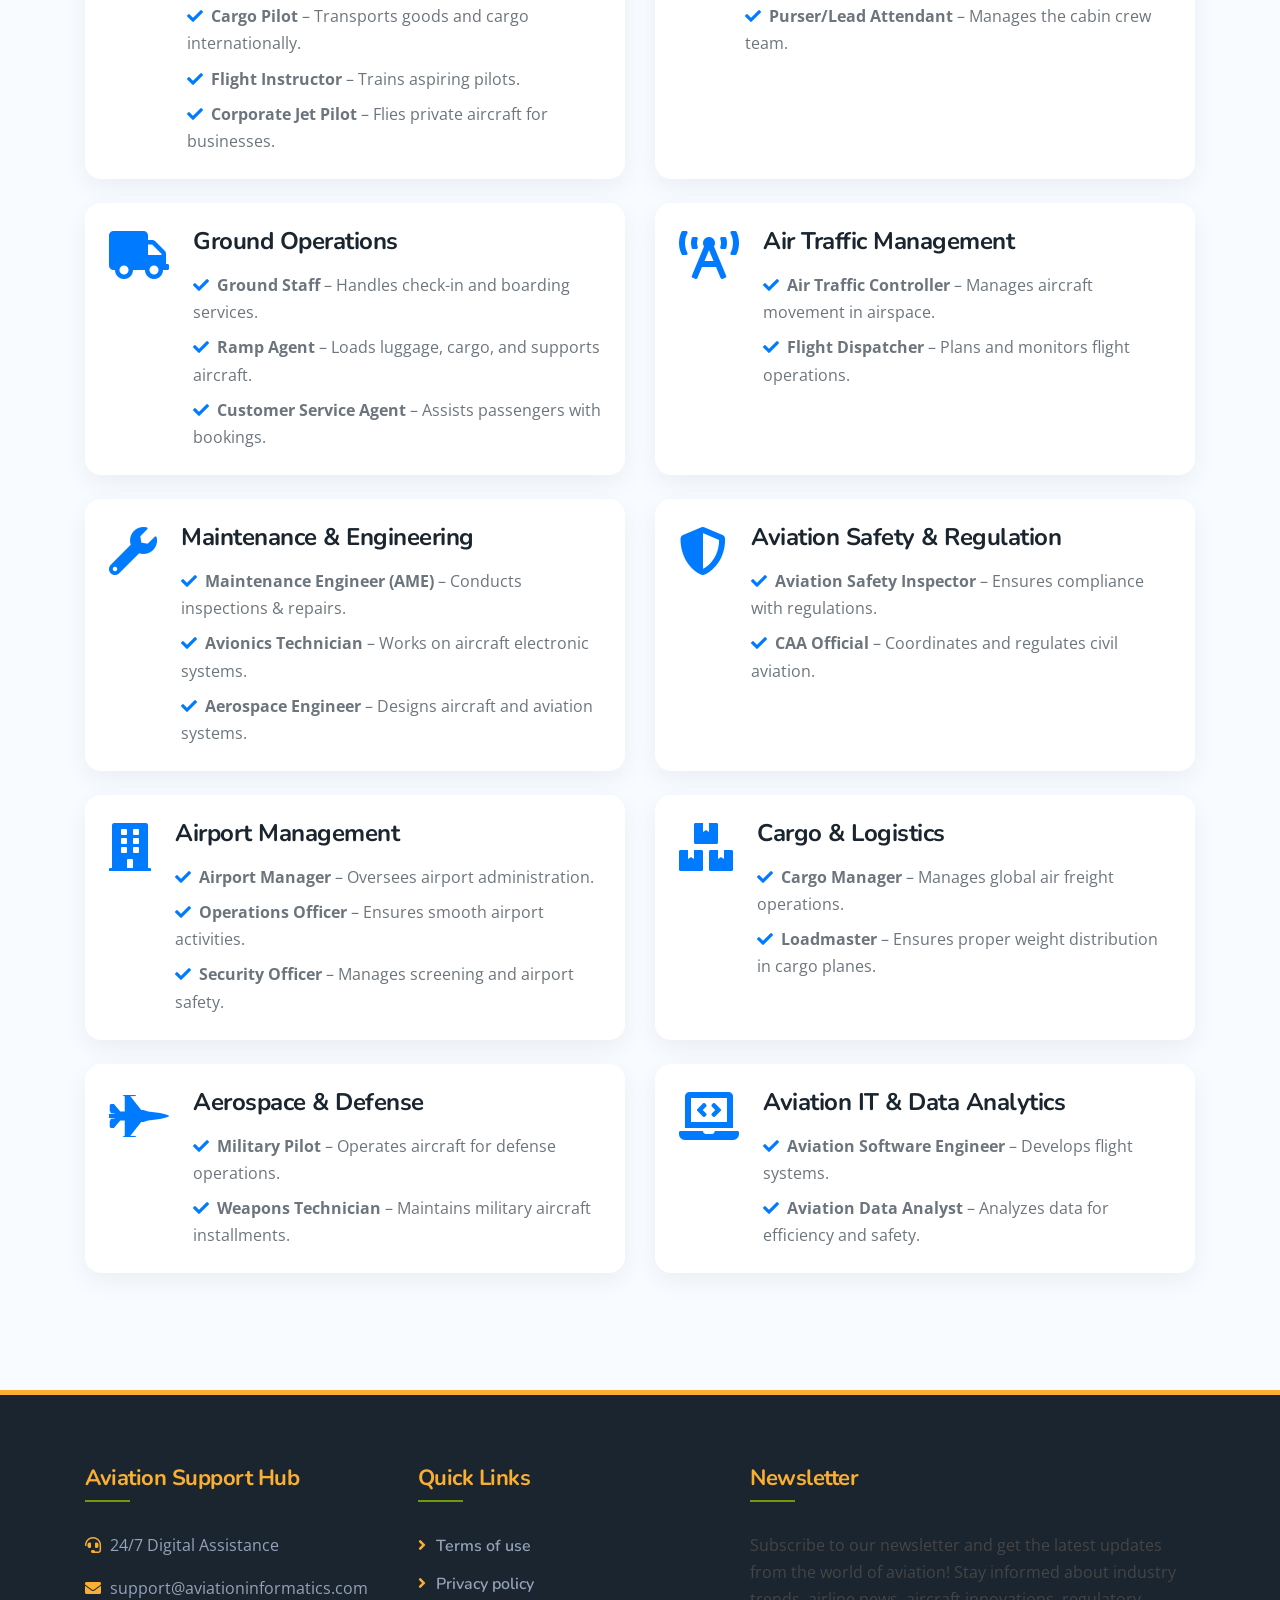
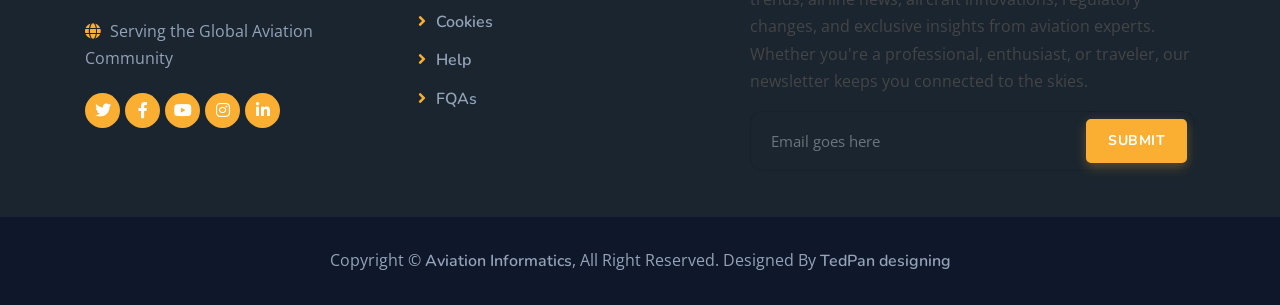
<file: jobs.html>
<!DOCTYPE html>
<html lang="en">
    <head>
        <meta charset="utf-8">
        <title>Aviation Informatics</title>
        <meta content="width=device-width, initial-scale=1.0" name="viewport">
        <meta content="Free Website Template" name="keywords">
        <meta content="Free Website Template" name="description">

        <!-- Favicon -->
        <link href="img/channels4_profile.jpg" rel="icon">

        <!-- Google Font -->
        <link href="https://fonts.googleapis.com/css?family=Open+Sans:300,400|Nunito:600,700" rel="stylesheet"> 
        
        <!-- CSS Libraries -->
        <link href="https://stackpath.bootstrapcdn.com/bootstrap/4.4.1/css/bootstrap.min.css" rel="stylesheet">
        <link href="https://cdnjs.cloudflare.com/ajax/libs/font-awesome/5.10.0/css/all.min.css" rel="stylesheet">
        <link href="lib/animate/animate.min.css" rel="stylesheet">
        <link href="lib/owlcarousel/assets/owl.carousel.min.css" rel="stylesheet">
        <link href="lib/flaticon/font/flaticon.css" rel="stylesheet">
        <link href="lib/tempusdominus/css/tempusdominus-bootstrap-4.min.css" rel="stylesheet" />

        <!-- Template Stylesheet -->
        <link href="css/style.css" rel="stylesheet">
    </head>

    <body>
        <!-- Nav Bar Start -->
        <div class="navbar navbar-expand-lg bg-light navbar-light">
            <div class="container-fluid">
                <a href="index.html" class="navbar-brand">Aviation <span>Informatics</span></a>
                <button type="button" class="navbar-toggler" data-toggle="collapse" data-target="#navbarCollapse">
                    <span class="navbar-toggler-icon"></span>
                </button>

                <div class="collapse navbar-collapse justify-content-between" id="navbarCollapse">
                    <div class="navbar-nav ml-auto">
                        <a href="index.html" class="nav-item nav-link">Home</a>
                        <a href="about.html" class="nav-item nav-link">About</a>
                        <a href="flight schools.html" class="nav-item nav-link">Flight schools</a>
                        <a href="team.html" class="nav-item nav-link">Team</a>
                        <a href="course.html" class="nav-item nav-link">Courses</a>
                        <a href="jobs.html" class="nav-item nav-link active">Jobs</a>
                        <div class="nav-item dropdown">
                            <a href="#" class="nav-link dropdown-toggle" data-toggle="dropdown">Pages</a>
                            <div class="dropdown-menu">
                                <a href="https://www.flightradar24.com/" class="dropdown-item">Flight Radar</a>
                                <a href="https://www.dgca.gov.in/digigov-portal/" class="dropdown-item">DGCA</a>
                            </div>
                        </div>
                        <a href="contact.html" class="nav-item nav-link">Contact</a>
                    </div>
                </div>
            </div>
        </div>
        <!-- Nav Bar End -->
        
        
        <!-- Page Header Start -->
        <img src="img/plane_sky_art_129149_1366x768.jpg" alt="">
            <div class="container">
                <div class="row">
                    <div class="col-12">
                      
                    </div>
                   
                </div>
            </div>
        </div>
        <!-- Page Header End -->
        

        <!-- Booking Start -->
        <div class="booking">
            <div class="container">
                <div class="row align-items-center">
                    <div class="col-lg-7">
                        <div class="booking-content">
                            <div class="section-header">
                                <p>Jobs in Aviation</p>
                                <h2>Various jobs that you will defenitely fall in love with aviation</h2>
                            </div>
                            <div class="about-text">
                                <p>
                                    Aviation jobs encompass a wide range of roles related to the operation, maintenance, and management of aircraft and airports. These roles include pilots, air traffic controllers, aircraft maintenance engineers, cabin crew, ground staff, and aviation management professionals. Careers in aviation require specialized training, technical skills, and often certifications. The industry offers exciting opportunities with travel benefits, job stability, and competitive salaries.                                </p>
                            </div>
                        </div>
                    </div>
                        </div>
                    </div>
                </div>
            </div>
        </div>
        <!-- Booking End -->
        
        
        <!-- Jobs Catalog Start -->
        <div class="jobs-catalog py-5">
            <div class="container">
                <div class="section-header text-center mb-5">
                    <p>Career Opportunities</p>
                    <h2>Aviation Roles & Profiles</h2>
                </div>
                
                <div class="row">
                    <!-- Category 1 -->
                    <div class="col-lg-6 mb-4">
                        <div class="card-modern h-100 p-4 d-flex align-items-start">
                            <i class="fa fa-plane fa-3x text-primary mr-4 mt-1"></i>
                            <div>
                                <h4 class="font-weight-bold mb-3">Flight Operations</h4>
                                <ul class="list-unstyled text-muted mb-0">
                                    <li class="mb-2"><i class="fa fa-check text-primary mr-2"></i><strong>Pilot (Commercial/Airline)</strong> – Operates aircraft for airlines.</li>
                                    <li class="mb-2"><i class="fa fa-check text-primary mr-2"></i><strong>Cargo Pilot</strong> – Transports goods and cargo internationally.</li>
                                    <li class="mb-2"><i class="fa fa-check text-primary mr-2"></i><strong>Flight Instructor</strong> – Trains aspiring pilots.</li>
                                    <li><i class="fa fa-check text-primary mr-2"></i><strong>Corporate Jet Pilot</strong> – Flies private aircraft for businesses.</li>
                                </ul>
                            </div>
                        </div>
                    </div>

                    <!-- Category 2 -->
                    <div class="col-lg-6 mb-4">
                        <div class="card-modern h-100 p-4 d-flex align-items-start">
                            <i class="fa fa-user-tie fa-3x text-primary mr-4 mt-1"></i>
                            <div>
                                <h4 class="font-weight-bold mb-3">Cabin Crew</h4>
                                <ul class="list-unstyled text-muted mb-0">
                                    <li class="mb-2"><i class="fa fa-check text-primary mr-2"></i><strong>Flight Attendant</strong> – Ensures passenger safety and comfort.</li>
                                    <li><i class="fa fa-check text-primary mr-2"></i><strong>Purser/Lead Attendant</strong> – Manages the cabin crew team.</li>
                                </ul>
                            </div>
                        </div>
                    </div>

                    <!-- Category 3 -->
                    <div class="col-lg-6 mb-4">
                        <div class="card-modern h-100 p-4 d-flex align-items-start">
                            <i class="fa fa-truck fa-3x text-primary mr-4 mt-1"></i>
                            <div>
                                <h4 class="font-weight-bold mb-3">Ground Operations</h4>
                                <ul class="list-unstyled text-muted mb-0">
                                    <li class="mb-2"><i class="fa fa-check text-primary mr-2"></i><strong>Ground Staff</strong> – Handles check-in and boarding services.</li>
                                    <li class="mb-2"><i class="fa fa-check text-primary mr-2"></i><strong>Ramp Agent</strong> – Loads luggage, cargo, and supports aircraft.</li>
                                    <li><i class="fa fa-check text-primary mr-2"></i><strong>Customer Service Agent</strong> – Assists passengers with bookings.</li>
                                </ul>
                            </div>
                        </div>
                    </div>

                    <!-- Category 4 -->
                    <div class="col-lg-6 mb-4">
                        <div class="card-modern h-100 p-4 d-flex align-items-start">
                            <i class="fa fa-broadcast-tower fa-3x text-primary mr-4 mt-1"></i>
                            <div>
                                <h4 class="font-weight-bold mb-3">Air Traffic Management</h4>
                                <ul class="list-unstyled text-muted mb-0">
                                    <li class="mb-2"><i class="fa fa-check text-primary mr-2"></i><strong>Air Traffic Controller</strong> – Manages aircraft movement in airspace.</li>
                                    <li><i class="fa fa-check text-primary mr-2"></i><strong>Flight Dispatcher</strong> – Plans and monitors flight operations.</li>
                                </ul>
                            </div>
                        </div>
                    </div>

                    <!-- Category 5 -->
                    <div class="col-lg-6 mb-4">
                        <div class="card-modern h-100 p-4 d-flex align-items-start">
                            <i class="fa fa-wrench fa-3x text-primary mr-4 mt-1"></i>
                            <div>
                                <h4 class="font-weight-bold mb-3">Maintenance & Engineering</h4>
                                <ul class="list-unstyled text-muted mb-0">
                                    <li class="mb-2"><i class="fa fa-check text-primary mr-2"></i><strong>Maintenance Engineer (AME)</strong> – Conducts inspections & repairs.</li>
                                    <li class="mb-2"><i class="fa fa-check text-primary mr-2"></i><strong>Avionics Technician</strong> – Works on aircraft electronic systems.</li>
                                    <li><i class="fa fa-check text-primary mr-2"></i><strong>Aerospace Engineer</strong> – Designs aircraft and aviation systems.</li>
                                </ul>
                            </div>
                        </div>
                    </div>

                    <!-- Category 6 -->
                    <div class="col-lg-6 mb-4">
                        <div class="card-modern h-100 p-4 d-flex align-items-start">
                            <i class="fa fa-shield-alt fa-3x text-primary mr-4 mt-1"></i>
                            <div>
                                <h4 class="font-weight-bold mb-3">Aviation Safety & Regulation</h4>
                                <ul class="list-unstyled text-muted mb-0">
                                    <li class="mb-2"><i class="fa fa-check text-primary mr-2"></i><strong>Aviation Safety Inspector</strong> – Ensures compliance with regulations.</li>
                                    <li><i class="fa fa-check text-primary mr-2"></i><strong>CAA Official</strong> – Coordinates and regulates civil aviation.</li>
                                </ul>
                            </div>
                        </div>
                    </div>

                    <!-- Category 7 -->
                    <div class="col-lg-6 mb-4">
                        <div class="card-modern h-100 p-4 d-flex align-items-start">
                            <i class="fa fa-building fa-3x text-primary mr-4 mt-1"></i>
                            <div>
                                <h4 class="font-weight-bold mb-3">Airport Management</h4>
                                <ul class="list-unstyled text-muted mb-0">
                                    <li class="mb-2"><i class="fa fa-check text-primary mr-2"></i><strong>Airport Manager</strong> – Oversees airport administration.</li>
                                    <li class="mb-2"><i class="fa fa-check text-primary mr-2"></i><strong>Operations Officer</strong> – Ensures smooth airport activities.</li>
                                    <li><i class="fa fa-check text-primary mr-2"></i><strong>Security Officer</strong> – Manages screening and airport safety.</li>
                                </ul>
                            </div>
                        </div>
                    </div>

                    <!-- Category 8 -->
                    <div class="col-lg-6 mb-4">
                        <div class="card-modern h-100 p-4 d-flex align-items-start">
                            <i class="fa fa-boxes fa-3x text-primary mr-4 mt-1"></i>
                            <div>
                                <h4 class="font-weight-bold mb-3">Cargo & Logistics</h4>
                                <ul class="list-unstyled text-muted mb-0">
                                    <li class="mb-2"><i class="fa fa-check text-primary mr-2"></i><strong>Cargo Manager</strong> – Manages global air freight operations.</li>
                                    <li><i class="fa fa-check text-primary mr-2"></i><strong>Loadmaster</strong> – Ensures proper weight distribution in cargo planes.</li>
                                </ul>
                            </div>
                        </div>
                    </div>

                    <!-- Category 9 -->
                    <div class="col-lg-6 mb-4">
                        <div class="card-modern h-100 p-4 d-flex align-items-start">
                            <i class="fa fa-fighter-jet fa-3x text-primary mr-4 mt-1"></i>
                            <div>
                                <h4 class="font-weight-bold mb-3">Aerospace & Defense</h4>
                                <ul class="list-unstyled text-muted mb-0">
                                    <li class="mb-2"><i class="fa fa-check text-primary mr-2"></i><strong>Military Pilot</strong> – Operates aircraft for defense operations.</li>
                                    <li><i class="fa fa-check text-primary mr-2"></i><strong>Weapons Technician</strong> – Maintains military aircraft installments.</li>
                                </ul>
                            </div>
                        </div>
                    </div>

                    <!-- Category 10 -->
                    <div class="col-lg-6 mb-4">
                        <div class="card-modern h-100 p-4 d-flex align-items-start">
                            <i class="fa fa-laptop-code fa-3x text-primary mr-4 mt-1"></i>
                            <div>
                                <h4 class="font-weight-bold mb-3">Aviation IT & Data Analytics</h4>
                                <ul class="list-unstyled text-muted mb-0">
                                    <li class="mb-2"><i class="fa fa-check text-primary mr-2"></i><strong>Aviation Software Engineer</strong> – Develops flight systems.</li>
                                    <li><i class="fa fa-check text-primary mr-2"></i><strong>Aviation Data Analyst</strong> – Analyzes data for efficiency and safety.</li>
                                </ul>
                            </div>
                        </div>
                    </div>
                </div>
            </div>
        </div>
        <!-- Jobs Catalog End -->


        <!-- Footer Start -->
        <div class="footer">
            <div class="container">
                <div class="row">
                    <div class="col-lg-7">
                        <div class="row">
                            <div class="col-md-6">
                                <div class="footer-contact">
                                    <h2>Aviation Support Hub</h2>
                                    <p><i class="fa fa-headset"></i>24/7 Digital Assistance</p>
                                    <p><i class="fa fa-envelope"></i>support@aviationinformatics.com</p>
                                    <p><i class="fa fa-globe"></i>Serving the Global Aviation Community</p>
                                    <div class="footer-social">
                                        <a href=""><i class="fab fa-twitter"></i></a>
                                        <a href=""><i class="fab fa-facebook-f"></i></a>
                                        <a href=""><i class="fab fa-youtube"></i></a>
                                        <a href=""><i class="fab fa-instagram"></i></a>
                                        <a href=""><i class="fab fa-linkedin-in"></i></a>
                                    </div>
                                </div>
                            </div>
                            <div class="col-md-6">
                                <div class="footer-link">
                                    <h2>Quick Links</h2>
                                    <a href="">Terms of use</a>
                                    <a href="">Privacy policy</a>
                                    <a href="">Cookies</a>
                                    <a href="">Help</a>
                                    <a href="">FQAs</a>
                                </div>
                            </div>
                        </div>
                    </div>
                    <div class="col-lg-5">
                        <div class="footer-newsletter">
                            <h2>Newsletter</h2>
                            <p>
                                Subscribe to our newsletter and get the latest updates from the world of aviation! Stay informed about industry trends, airline news, aircraft innovations, regulatory changes, and exclusive insights from aviation experts. Whether you're a professional, enthusiast, or traveler, our newsletter keeps you connected to the skies.</p>
                            </p>
                            <div class="form">
                                <input class="form-control" placeholder="Email goes here">
                                <button class="btn custom-btn">Submit</button>
                            </div>
                        </div>
                    </div>
                </div>
            </div>
            <div class="copyright">
                <div class="container">
                    <p>Copyright &copy; <a href="#">Aviation Informatics</a>, All Right Reserved.</p>
                    <p>Designed By <a href="">TedPan designing</a></p>
                </div>
            </div>
        </div>
        <!-- Footer End -->

        <a href="#" class="back-to-top"><i class="fa fa-chevron-up"></i></a>

        <!-- JavaScript Libraries -->
        <script src="https://code.jquery.com/jquery-3.4.1.min.js"></script>
        <script src="https://stackpath.bootstrapcdn.com/bootstrap/4.4.1/js/bootstrap.bundle.min.js"></script>
        <script src="lib/easing/easing.min.js"></script>
        <script src="lib/owlcarousel/owl.carousel.min.js"></script>
        <script src="lib/tempusdominus/js/moment.min.js"></script>
        <script src="lib/tempusdominus/js/moment-timezone.min.js"></script>
        <script src="lib/tempusdominus/js/tempusdominus-bootstrap-4.min.js"></script>
        
        <!-- Contact Javascript File -->
        <script src="mail/jqBootstrapValidation.min.js"></script>
        <script src="mail/contact.js"></script>

        <!-- Template Javascript -->
        <script src="js/main.js"></script>
    </body>
</html>
</file>
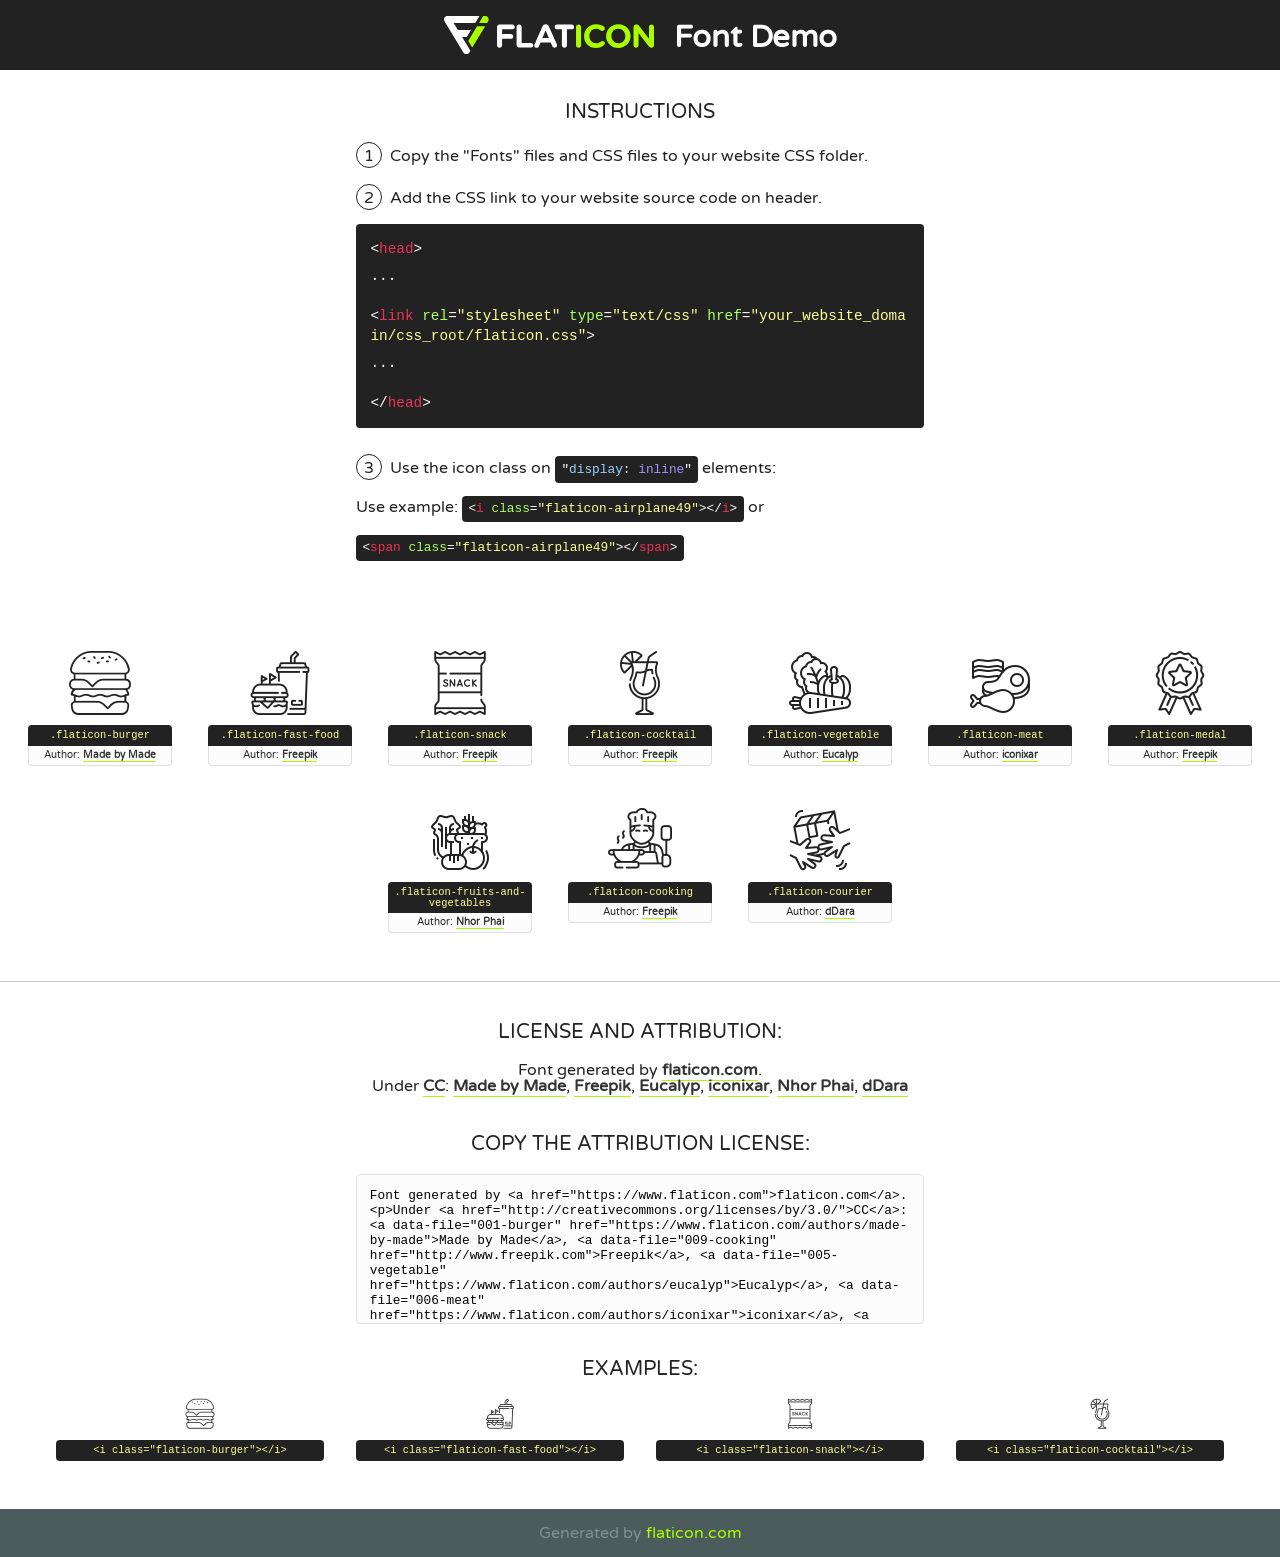
<file: lib/flaticon/font/flaticon.html>
<!DOCTYPE html>
<!--
  Flaticon icon font: Flaticon
  Creation date: 19/09/2020 16:59
-->
<html>
<!DOCTYPE html>
<html>

<head>
    <title>Flaticon WebFont</title>
    <link href="http://fonts.googleapis.com/css?family=Varela+Round" rel="stylesheet" type="text/css" />
    <link rel="stylesheet" type="text/css" href="flaticon.css">
    <meta charset="UTF-8">
    <style>
    html, body, div, span, applet, object, iframe,
    h1, h2, h3, h4, h5, h6, p, blockquote, pre,
    a, abbr, acronym, address, big, cite, code,
    del, dfn, em, img, ins, kbd, q, s, samp,
    small, strike, strong, sub, sup, tt, var,
    b, u, i, center,
    dl, dt, dd, ol, ul, li,
    fieldset, form, label, legend,
    table, caption, tbody, tfoot, thead, tr, th, td,
    article, aside, canvas, details, embed, 
    figure, figcaption, footer, header, hgroup, 
    menu, nav, output, ruby, section, summary,
    time, mark, audio, video {
        margin: 0;
        padding: 0;
        border: 0;
        font-size: 100%;
        font: inherit;
        vertical-align: baseline;
    }
    /* HTML5 display-role reset for older browsers */
    article, aside, details, figcaption, figure, 
    footer, header, hgroup, menu, nav, section {
        display: block;
    }
    body {
        line-height: 1;
    }
    ol, ul {
        list-style: none;
    }
    blockquote, q {
        quotes: none;
    }
    blockquote:before, blockquote:after,
    q:before, q:after {
        content: '';
        content: none;
    }
    table {
        border-collapse: collapse;
        border-spacing: 0;
    }
    body {
        font-family: 'Varela Round', Helvetica, Arial, sans-serif;
        font-size: 16px;
        color: #222;
    }
    a {
        color: #333;
        border-bottom: 1px solid #a9fd00;
        font-weight: bold;
        text-decoration: none;
    }
    * {
        -moz-box-sizing: border-box;
        -webkit-box-sizing: border-box;
        box-sizing: border-box;
        margin: 0;
        padding: 0;
    }
    [class^="flaticon-"]:before, [class*=" flaticon-"]:before, [class^="flaticon-"]:after, [class*=" flaticon-"]:after {
        font-family: Flaticon;
        font-size: 30px;
        font-style: normal;
        margin-left: 20px;
        color: #333;
    }
    .wrapper {
        max-width: 600px;
        margin: auto;
        padding: 0 1em;
    }
    .title {
        font-size: 1.25em;
        text-align: center;
        margin-bottom: 1em;
        text-transform: uppercase;
    }
    header {
        text-align: center;
        background-color: #222;
        color: #fff;
        padding: 1em;
    }
    header .logo {
        width: 210px;
        height: 38px;
        display: inline-block;
        vertical-align: middle;
        margin-right: 1em;
        border: none;
    }
    header strong {
        font-size: 1.95em;
        font-weight: bold;
        vertical-align: middle;
        margin-top: 5px;
        display: inline-block;
    }
    .demo {
        margin: 2em auto;
        line-height: 1.25em;
    }
    .demo ul li {
        margin-bottom: 1em;
    }
    .demo ul li .num {
        color: #222;
        border-radius: 20px;
        display: inline-block;
        width: 26px;
        padding: 3px;
        height: 26px;
        text-align: center;
        margin-right: 0.5em;
        border: 1px solid #222;
    }
    .demo ul li code {
        background-color: #222;
        border-radius: 4px;
        padding: 0.25em 0.5em;
        display: inline-block;
        color: #fff;
        font-family: Consolas,Monaco,Lucida Console,Liberation Mono,DejaVu Sans Mono,Bitstream Vera Sans Mono,Courier New, monospace;
        font-weight: lighter;
        margin-top: 1em;
        font-size: 0.8em;
        word-break: break-all;
    }
    .demo ul li code.big {
        padding: 1em;
        font-size: 0.9em;
    }
    .demo ul li code .red {
        color: #EF3159;
    }
    .demo ul li code .green {
        color: #ACFF65;
    }
    .demo ul li code .yellow {
        color: #FFFF99;
    }
    .demo ul li code .blue {
        color: #99D3FF;
    }
    .demo ul li code .purple {
        color: #A295FF;
    }
    .demo ul li code .dots {
        margin-top: 0.5em;
        display: block;
    }
    #glyphs {
        border-bottom: 1px solid #ccc;
        padding: 2em 0;
        text-align: center;
    }
    .glyph {
        display: inline-block;
        width: 9em;
        margin: 1em;
        text-align: center;
        vertical-align: top;
        background: #FFF;
    }
    .glyph .glyph-icon {
        padding: 10px;
        display: block;
        font-family:"Flaticon";
        font-size: 64px;
        line-height: 1;
    }
    .glyph .glyph-icon:before {
        font-size: 64px;
        color: #222;
        margin-left: 0;
    }
    .class-name {
        font-size: 0.65em;
        background-color: #222;
        color: #fff;
        border-radius: 4px 4px 0 0;
        padding: 0.5em;
        color: #FFFF99;
        font-family: Consolas,Monaco,Lucida Console,Liberation Mono,DejaVu Sans Mono,Bitstream Vera Sans Mono,Courier New, monospace;
    }
    .author-name {
        font-size: 0.6em;
        background-color: #fcfcfd;
        border: 1px solid #DEDEE4;
        border-top: 0;
        border-radius: 0 0 4px 4px;
        padding: 0.5em;
    }
    .class-name:last-child {
        font-size: 10px;
        color:#888;
    }
    .class-name:last-child a {
        font-size: 10px;
        color:#555;
    }
    .class-name:last-child a:hover {
        color:#a9fd00;
    }
    .glyph > input {
        display: block;
        width: 100px;
        margin: 5px auto;
        text-align: center;
        font-size: 12px;
        cursor: text;
    }
    .glyph > input.icon-input {
        font-family:"Flaticon";
        font-size: 16px;
        margin-bottom: 10px;
    }
    .attribution .title {
        margin-top: 2em;
    }
    .attribution textarea {
        background-color: #fcfcfd;
        padding: 1em;
        border: none;
        box-shadow: none;
        border: 1px solid #DEDEE4;
        border-radius: 4px;
        resize: none;
        width: 100%;
        height: 150px;
        font-size: 0.8em;
        font-family: Consolas,Monaco,Lucida Console,Liberation Mono,DejaVu Sans Mono,Bitstream Vera Sans Mono,Courier New, monospace;
        -webkit-appearance: none;
    }
    .iconsuse {
        margin: 2em auto;
        text-align: center;
        max-width: 1200px;
    }
    .iconsuse:after {
        content: '';
        display: table;
        clear: both;
    }
    .iconsuse .image {
        float: left;
        width: 25%;
        padding: 0 1em;
    }
    .iconsuse .image p {
        margin-bottom: 1em;
    }
    .iconsuse .image span {
        display: block;
        font-size: 0.65em;
        background-color: #222;
        color: #fff;
        border-radius: 4px;
        padding: 0.5em;
        color: #FFFF99;
        margin-top: 1em;
        font-family: Consolas,Monaco,Lucida Console,Liberation Mono,DejaVu Sans Mono,Bitstream Vera Sans Mono,Courier New, monospace;
    }
    #footer {
        text-align: center;
        background-color: #4C5B5C;
        color: #7c9192;
        padding: 1em;
    }
    #footer a {
        border: none;
        color: #a9fd00;
        font-weight: normal;
    }
    @media (max-width: 960px) {
        .iconsuse .image {
            width: 50%;
        }
    }
    @media (max-width: 560px) {
        .iconsuse .image {
            width: 100%;
        }
    }
    </style>
</head>

<body class="characters-off">

    <header>
        <a href="https://www.flaticon.com" target="_blank" class="logo">
            <svg version="1.1" xmlns="http://www.w3.org/2000/svg" xmlns:xlink="http://www.w3.org/1999/xlink" xmlns:a="http://ns.adobe.com/AdobeSVGViewerExtensions/3.0/" viewBox="0 0 560.875 102.036" enable-background="new 0 0 560.875 102.036" xml:space="preserve">
                <defs>
                </defs>
                <g>
                    <g class="letters">
                        <path fill="#ffffff" d="M141.596,29.675c0-3.777,2.985-6.767,6.764-6.767h34.438c3.426,0,6.15,2.728,6.15,6.15
                        c0,3.43-2.724,6.149-6.15,6.149h-27.674v13.091h23.719c3.429,0,6.151,2.724,6.151,6.15c0,3.43-2.723,6.149-6.151,6.149h-23.719
                        v17.574c0,3.773-2.986,6.761-6.764,6.761c-3.779,0-6.764-2.989-6.764-6.761V29.675z"></path>
                        <path fill="#ffffff" d="M193.844,29.149c0-3.781,2.985-6.767,6.764-6.767c3.776,0,6.763,2.985,6.763,6.767v42.957h25.039
                        c3.426,0,6.149,2.726,6.149,6.153c0,3.425-2.723,6.15-6.149,6.15h-31.802c-3.779,0-6.764-2.986-6.764-6.768V29.149z"></path>
                        <path fill="#ffffff" d="M241.891,75.71l21.438-48.407c1.492-3.341,4.215-5.357,7.906-5.357h0.792
                        c3.686,0,6.323,2.017,7.815,5.357l21.439,48.407c0.436,0.967,0.701,1.845,0.701,2.723c0,3.602-2.809,6.501-6.414,6.501
                        c-3.161,0-5.269-1.845-6.499-4.655l-4.132-9.661h-27.059l-4.301,10.102c-1.144,2.631-3.426,4.214-6.237,4.214
                        c-3.517,0-6.24-2.81-6.24-6.325C241.1,77.64,241.451,76.677,241.891,75.71z M279.932,58.666l-8.521-20.297l-8.526,20.297H279.932
                        z"></path>
                        <path fill="#ffffff" d="M314.864,35.387H301.86c-3.429,0-6.239-2.813-6.239-6.238c0-3.429,2.811-6.24,6.239-6.24h39.533
                        c3.426,0,6.237,2.811,6.237,6.24c0,3.425-2.811,6.238-6.237,6.238h-13.001v42.785c0,3.773-2.99,6.761-6.764,6.761
                        c-3.779,0-6.764-2.989-6.764-6.761V35.387z"></path>
                        <path fill="#A9FD00" d="M352.615,29.149c0-3.781,2.985-6.767,6.767-6.767c3.774,0,6.761,2.985,6.761,6.767v49.024
                        c0,3.773-2.987,6.761-6.761,6.761c-3.781,0-6.767-2.989-6.767-6.761V29.149z"></path>
                        <path fill="#A9FD00" d="M374.132,53.836v-0.179c0-17.481,13.178-31.801,32.065-31.801c9.22,0,15.459,2.458,20.557,6.238
                        c1.402,1.054,2.637,2.985,2.637,5.357c0,3.692-2.985,6.59-6.681,6.59c-1.845,0-3.071-0.702-4.044-1.319
                        c-3.776-2.813-7.729-4.393-12.562-4.393c-10.364,0-17.831,8.611-17.831,19.154v0.173c0,10.542,7.291,19.329,17.831,19.329
                        c5.715,0,9.492-1.756,13.359-4.834c1.049-0.874,2.458-1.491,4.039-1.491c3.429,0,6.325,2.813,6.325,6.236
                        c0,2.106-1.056,3.78-2.282,4.834c-5.539,4.834-12.036,7.733-21.878,7.733C387.572,85.464,374.132,71.493,374.132,53.836z"></path>
                        <path fill="#A9FD00" d="M433.009,53.836v-0.179c0-17.481,13.79-31.801,32.766-31.801c18.981,0,32.592,14.143,32.592,31.628v0.173
                        c0,17.483-13.785,31.807-32.769,31.807C446.625,85.464,433.009,71.32,433.009,53.836z M484.224,53.836v-0.179
                        c0-10.539-7.725-19.326-18.626-19.326c-10.893,0-18.449,8.611-18.449,19.154v0.173c0,10.542,7.73,19.329,18.626,19.329
                        C476.676,72.986,484.224,64.378,484.224,53.836z"></path>
                        <path fill="#A9FD00" d="M506.233,29.321c0-3.774,2.99-6.763,6.767-6.763h1.401c3.252,0,5.183,1.583,7.029,3.953l26.093,34.265
                        V29.059c0-3.692,2.99-6.677,6.681-6.677c3.683,0,6.671,2.985,6.671,6.677v48.934c0,3.78-2.987,6.765-6.764,6.765h-0.436
                        c-3.257,0-5.188-1.581-7.034-3.953l-27.056-35.492v32.944c0,3.687-2.985,6.676-6.678,6.676c-3.683,0-6.673-2.989-6.673-6.676
                        V29.321z"></path>
                    </g>
                    <g class="insignia">
                        <path fill="#ffffff" d="M48.372,56.137h12.517l11.156-18.537H37.186L25.688,18.539h57.825L94.668,0H9.271
                        C5.925,0,2.842,1.801,1.198,4.716c-1.644,2.907-1.593,6.482,0.134,9.343l50.38,83.501c1.678,2.781,4.689,4.476,7.938,4.476
                        c3.246,0,6.257-1.695,7.935-4.476l2.898-4.804L48.372,56.137z"></path>
                        <g class="i">
                            <path fill="#A9FD00" d="M93.575,18.539h0.031v0.004l21.652,0.004l2.705-4.488c1.727-2.861,1.778-6.436,0.133-9.343
                            C116.454,1.801,113.371,0,110.026,0h-5.294L93.575,18.539z"></path>
                            <polygon fill="#A9FD00" points="88.291,27.356 64.725,66.486 75.519,84.404 109.942,27.356"></polygon>
                        </g>
                    </g>
                </g>
            </svg>
        </a>
        <strong>Font Demo</strong>
    </header>


    <section class="demo wrapper">

        <p class="title">Instructions</p>

        <ul>
            <li>
                <span class="num">1</span>Copy the "Fonts" files and CSS files to your website CSS folder.
            </li>
            <li>
                <span class="num">2</span>Add the CSS link to your website source code on header.
                <code class="big">
                    &lt;<span class="red">head</span>&gt;
                    <br/><span class="dots">...</span>
                    <br/>&lt;<span class="red">link</span> <span class="green">rel</span>=<span class="yellow">"stylesheet"</span> <span class="green">type</span>=<span class="yellow">"text/css"</span> <span class="green">href</span>=<span class="yellow">"your_website_domain/css_root/flaticon.css"</span>&gt;
                    <br/><span class="dots">...</span>
                    <br/>&lt;/<span class="red">head</span>&gt;
                </code>
            </li>

            <li>
                <p>
                    <span class="num">3</span>Use the icon class on <code>"<span class="blue">display</span>:<span class="purple"> inline</span>"</code> elements:
                    <br />
                    Use example: <code>&lt;<span class="red">i</span> <span class="green">class</span>=<span class="yellow">&quot;flaticon-airplane49&quot;</span>&gt;&lt;/<span class="red">i</span>&gt;</code> or <code>&lt;<span class="red">span</span> <span class="green">class</span>=<span class="yellow">&quot;flaticon-airplane49&quot;</span>&gt;&lt;/<span class="red">span</span>&gt;</code>
            </li>
        </ul>

    </section>




   <section id="glyphs">          
    
      
        <div class="glyph"><div class="glyph-icon flaticon-burger"></div>
            <div class="class-name">.flaticon-burger</div>
            <div class="author-name">Author: <a data-file="001-burger" href="https://www.flaticon.com/authors/made-by-made">Made by Made</a> </div> 
        </div>        
        
        <div class="glyph"><div class="glyph-icon flaticon-fast-food"></div>
            <div class="class-name">.flaticon-fast-food</div>
            <div class="author-name">Author: <a data-file="002-fast-food" href="http://www.freepik.com">Freepik</a> </div> 
        </div>        
        
        <div class="glyph"><div class="glyph-icon flaticon-snack"></div>
            <div class="class-name">.flaticon-snack</div>
            <div class="author-name">Author: <a data-file="003-snack" href="http://www.freepik.com">Freepik</a> </div> 
        </div>        
        
        <div class="glyph"><div class="glyph-icon flaticon-cocktail"></div>
            <div class="class-name">.flaticon-cocktail</div>
            <div class="author-name">Author: <a data-file="004-cocktail" href="http://www.freepik.com">Freepik</a> </div> 
        </div>        
        
        <div class="glyph"><div class="glyph-icon flaticon-vegetable"></div>
            <div class="class-name">.flaticon-vegetable</div>
            <div class="author-name">Author: <a data-file="005-vegetable" href="https://www.flaticon.com/authors/eucalyp">Eucalyp</a> </div> 
        </div>        
        
        <div class="glyph"><div class="glyph-icon flaticon-meat"></div>
            <div class="class-name">.flaticon-meat</div>
            <div class="author-name">Author: <a data-file="006-meat" href="https://www.flaticon.com/authors/iconixar">iconixar</a> </div> 
        </div>        
        
        <div class="glyph"><div class="glyph-icon flaticon-medal"></div>
            <div class="class-name">.flaticon-medal</div>
            <div class="author-name">Author: <a data-file="007-medal" href="http://www.freepik.com">Freepik</a> </div> 
        </div>        
        
        <div class="glyph"><div class="glyph-icon flaticon-fruits-and-vegetables"></div>
            <div class="class-name">.flaticon-fruits-and-vegetables</div>
            <div class="author-name">Author: <a data-file="008-fruits-and-vegetables" href="https://www.flaticon.com/authors/nhor-phai">Nhor Phai</a> </div> 
        </div>        
        
        <div class="glyph"><div class="glyph-icon flaticon-cooking"></div>
            <div class="class-name">.flaticon-cooking</div>
            <div class="author-name">Author: <a data-file="009-cooking" href="http://www.freepik.com">Freepik</a> </div> 
        </div>        
        
        <div class="glyph"><div class="glyph-icon flaticon-courier"></div>
            <div class="class-name">.flaticon-courier</div>
            <div class="author-name">Author: <a data-file="010-courier" href="https://www.flaticon.com/authors/ddara">dDara</a> </div> 
        </div>        
        

    </section>



    <section class="attribution wrapper"   style="text-align:center;">

      <div class="title">License and attribution:</div><div class="attrDiv">Font generated by <a href="https://www.flaticon.com">flaticon.com</a>. <div><p>Under <a href="http://creativecommons.org/licenses/by/3.0/">CC</a>: <a data-file="001-burger" href="https://www.flaticon.com/authors/made-by-made">Made by Made</a>, <a data-file="009-cooking" href="http://www.freepik.com">Freepik</a>, <a data-file="005-vegetable" href="https://www.flaticon.com/authors/eucalyp">Eucalyp</a>, <a data-file="006-meat" href="https://www.flaticon.com/authors/iconixar">iconixar</a>, <a data-file="008-fruits-and-vegetables" href="https://www.flaticon.com/authors/nhor-phai">Nhor Phai</a>, <a data-file="010-courier" href="https://www.flaticon.com/authors/ddara">dDara</a></p>  </div>
      </div>
      <div class="title">Copy the Attribution License:</div>

    <textarea onclick="this.focus();this.select();">Font generated by &lt;a href=&quot;https://www.flaticon.com&quot;&gt;flaticon.com&lt;/a&gt;. <p>Under <a href="http://creativecommons.org/licenses/by/3.0/">CC</a>: <a data-file="001-burger" href="https://www.flaticon.com/authors/made-by-made">Made by Made</a>, <a data-file="009-cooking" href="http://www.freepik.com">Freepik</a>, <a data-file="005-vegetable" href="https://www.flaticon.com/authors/eucalyp">Eucalyp</a>, <a data-file="006-meat" href="https://www.flaticon.com/authors/iconixar">iconixar</a>, <a data-file="008-fruits-and-vegetables" href="https://www.flaticon.com/authors/nhor-phai">Nhor Phai</a>, <a data-file="010-courier" href="https://www.flaticon.com/authors/ddara">dDara</a></p>  
     </textarea>

    </section>

    <section class="iconsuse">

          <div class="title">Examples:</div>            
             
            <div class="image">
                <p>
                    <i class="glyph-icon flaticon-burger"></i> 
                    <span>&lt;i class=&quot;flaticon-burger&quot;&gt;&lt;/i&gt;</span>
                </p>
            </div>
            
            <div class="image">
                <p>
                    <i class="glyph-icon flaticon-fast-food"></i> 
                    <span>&lt;i class=&quot;flaticon-fast-food&quot;&gt;&lt;/i&gt;</span>
                </p>
            </div>
            
            <div class="image">
                <p>
                    <i class="glyph-icon flaticon-snack"></i> 
                    <span>&lt;i class=&quot;flaticon-snack&quot;&gt;&lt;/i&gt;</span>
                </p>
            </div>
            
            <div class="image">
                <p>
                    <i class="glyph-icon flaticon-cocktail"></i> 
                    <span>&lt;i class=&quot;flaticon-cocktail&quot;&gt;&lt;/i&gt;</span>
                </p>
            </div>
                       
        </div>
                            
    </section>

<div id="footer">
    <div>Generated by <a href="https://www.flaticon.com">flaticon.com</a>
    </div>
</div>



</body>
</html>
</file>
<file: lib/flaticon/font/flaticon.css>
/*
  	Flaticon icon font: Flaticon
  	Creation date: 19/09/2020 16:59
  	*/

@font-face {
  font-family: "Flaticon";
  src: url("./Flaticon.eot");
  src: url("./Flaticon.eot?#iefix") format("embedded-opentype"),
       url("./Flaticon.woff2") format("woff2"),
       url("./Flaticon.woff") format("woff"),
       url("./Flaticon.ttf") format("truetype"),
       url("./Flaticon.svg#Flaticon") format("svg");
  font-weight: normal;
  font-style: normal;
}

@media screen and (-webkit-min-device-pixel-ratio:0) {
  @font-face {
    font-family: "Flaticon";
    src: url("./Flaticon.svg#Flaticon") format("svg");
  }
}

[class^="flaticon-"]:before, [class*=" flaticon-"]:before,
[class^="flaticon-"]:after, [class*=" flaticon-"]:after {   
  font-family: Flaticon;
        font-size: 20px;
font-style: normal;
margin-left: 20px;
}

.flaticon-burger:before { content: "\f100"; }
.flaticon-fast-food:before { content: "\f101"; }
.flaticon-snack:before { content: "\f102"; }
.flaticon-cocktail:before { content: "\f103"; }
.flaticon-vegetable:before { content: "\f104"; }
.flaticon-meat:before { content: "\f105"; }
.flaticon-medal:before { content: "\f106"; }
.flaticon-fruits-and-vegetables:before { content: "\f107"; }
.flaticon-cooking:before { content: "\f108"; }
.flaticon-courier:before { content: "\f109"; }
</file>
<file: css/style.css>
/*******************************/
/********* General CSS *********/
/*******************************/
body {
    color: #757575;
    background: #ffffff;
    font-family: 'open sans', sans-serif;
}

h1,
h2, 
h3, 
h4,
h5, 
h6 {
    color: #454545;
    font-family: 'Nunito', sans-serif;
}

a {
    font-family: 'Nunito', sans-serif;
    font-weight: 600;
    color: #fbaf32;
    transition: .3s;
}

a:hover,
a:active,
a:focus {
    color: #719a0a;
    outline: none;
    text-decoration: none;
}

.btn.custom-btn {
    padding: 12px 25px;
    font-family: 'Nunito', sans-serif;
    font-size: 16px;
    font-weight: 600;
    color: #ffffff;
    background: #fbaf32;
    border: 2px solid #fbaf32;
    border-radius: 5px;
    transition: .5s;
}

.btn.custom-btn:hover {
    color: #fbaf32;
    background: transparent;
}

.btn.custom-btn:focus,
.form-control:focus,
.custom-select:focus {
    box-shadow: none;
}

.container-fluid {
    max-width: 1366px;
}

.back-to-top {
    position: fixed;
    display: none;
    background: #fbaf32;
    width: 44px;
    height: 44px;
    text-align: center;
    line-height: 1;
    font-size: 22px;
    right: 15px;
    bottom: 15px;
    border-radius: 5px;
    transition: background 0.5s;
    z-index: 9;
}

.back-to-top i {
    color: #ffffff;
    padding-top: 10px;
}

.back-to-top:hover {
    background: #719a0a;
}

[class^="flaticon-"]:before, [class*=" flaticon-"]:before,
[class^="flaticon-"]:after, [class*=" flaticon-"]:after {   
    font-size: inherit;
    margin-left: 0;
}


/**********************************/
/*********** Nav Bar CSS **********/
/**********************************/
.navbar {
    position: relative;
    transition: .5s;
    z-index: 999;
}

.navbar.nav-sticky {
    position: fixed;
    top: 0;
    width: 100%;
    box-shadow: 0 2px 5px rgba(0, 0, 0, .3);
}

.navbar .navbar-brand {
    margin: 0;
    color: #fbaf32;
    font-size: 45px;
    line-height: 0px;
    font-weight: 700;
    font-family: 'Nunito', sans-serif;
    transition: .5s;
    
}

.navbar .navbar-brand span {
    color: #719a0a;
}

.navbar .navbar-brand:hover {
    color: #fbaf32;
}

.navbar .navbar-brand:hover span {
    color: #fbaf32;
}

.navbar .navbar-brand img {
    max-width: 100%;
    max-height: 40px;
}

.navbar .dropdown-menu {
    margin-top: 0;
    border: 0;
    border-radius: 0;
    background: #f8f9fa;
}

@media (min-width: 992px) {
    .navbar {
        position: absolute;
        width: 100%;
        padding: 30px 60px;
        background: transparent !important;
        z-index: 9;
    }
    
    .navbar.nav-sticky {
        padding: 10px 60px;
        background: #ffffff !important;
    }
    
    .navbar .navbar-brand {
        color: #fbaf32;
    }
    
    .navbar.nav-sticky .navbar-brand {
        color: #fbaf32;
    }

    .navbar-light .navbar-nav .nav-link,
    .navbar-light .navbar-nav .nav-link:focus {
        padding: 10px 10px 8px 10px;
        font-family: 'Nunito', sans-serif;
        color: #ffffff;
        font-size: 18px;
        font-weight: 600;
    }
    
    .navbar-light.nav-sticky .navbar-nav .nav-link,
    .navbar-light.nav-sticky .navbar-nav .nav-link:focus {
        color: #666666;
    }

    .navbar-light .navbar-nav .nav-link:hover,
    .navbar-light .navbar-nav .nav-link.active {
        color: #fbaf32;
    }
    
    .navbar-light.nav-sticky .navbar-nav .nav-link:hover,
    .navbar-light.nav-sticky .navbar-nav .nav-link.active {
        color: #fbaf32;
    }
}

@media (max-width: 991.98px) {   
    .navbar {
        padding: 15px;
        background: #ffffff !important;
    }
    
    .navbar .navbar-brand {
        color: #fbaf32;
    }
    
    .navbar .navbar-nav {
        margin-top: 15px;
    }
    
    .navbar a.nav-link {
        padding: 5px;
    }
    
    .navbar .dropdown-menu {
        box-shadow: none;
    }
}


/*******************************/
/********** Hero CSS ***********/
/*******************************/
.carousel {
    position: relative;
    width: 100%;
    height: 100vh;
    min-height: 400px;
    background: #ffffff;
}

.carousel .container-fluid {
    padding: 0;
}

.carousel .carousel-item {
    position: relative;
    width: 100%;
    height: 100vh;
    display: flex;
    align-items: center;
    justify-content: center;
    flex-direction: column;
}

.carousel .carousel-img {
    position: relative;
    width: 100%;
    height: 100%;
    text-align: right;
    overflow: hidden;
}

.carousel .carousel-img::after {
    position: absolute;
    content: "";
    top: 0;
    right: 0;
    bottom: 0;
    left: 0;
    background: rgba(0, 0, 0, 0.6);
    z-index: 1;
}

.carousel .carousel-img img {
    width: 100%;
    height: 100%;
    object-fit: cover;
}

.carousel .carousel-text {
    position: absolute;
    max-width: 700px;
    height: calc(100vh - 35px);
    display: flex;
    align-items: center;
    justify-content: center;
    flex-direction: column;
    z-index: 2;
}

.carousel .carousel-text h1 {
    text-align: center;
    color: #ffffff;
    font-size: 60px;
    font-weight: 700;
    margin-bottom: 30px;
}

.carousel .carousel-text h1 span {
    color: #fbaf32;
}

.carousel .carousel-text p {
    color: #ffffff;
    text-align: center;
    font-size: 20px;
    margin-bottom: 35px;
}

.carousel .carousel-btn .btn:last-child {
    margin-left: 10px;
    background: #719a0a;
    border-color: #719a0a;
}

.carousel .carousel-btn .btn:last-child:hover {
    color: #719a0a;
    background: transparent;
}

.carousel .animated {
    -webkit-animation-duration: 1s;
    animation-duration: 1s;
}

@media (max-width: 991.98px) {
    .carousel,
    .carousel .carousel-item,
    .carousel .carousel-text {
        height: calc(100vh - 105px);
    }
    
    .carousel .carousel-text h1 {
        font-size: 35px;
    }
    
    .carousel .carousel-text p {
        font-size: 16px;
    }
    
    .carousel .carousel-text .btn {
        padding: 12px 30px;
        font-size: 15px;
        letter-spacing: 0;
    }
}

@media (max-width: 767.98px) {
    .carousel,
    .carousel .carousel-item,
    .carousel .carousel-text {
        height: calc(100vh - 70px);
    }
    
    .carousel .carousel-text h1 {
        font-size: 30px;
    }
    
    .carousel .carousel-text .btn {
        padding: 10px 25px;
        font-size: 15px;
        letter-spacing: 0;
    }
}

@media (max-width: 575.98px) {
    .carousel .carousel-text h1 {
        font-size: 25px;
    }
    
    .carousel .carousel-text .btn {
        padding: 8px 20px;
        font-size: 14px;
        letter-spacing: 0;
    }
}


/*******************************/
/******* Page Header CSS *******/
/*******************************/
.page-header {
    position: relative;
    margin-bottom: 45px;
    padding: 150px 0 90px 0;
    text-align: center;
    background: linear-gradient(rgba(0, 0, 0, .5), rgba(0, 0, 0, .5)), url(../img/page-header.jpg);
    background-position: center;
    background-repeat: no-repeat;
    background-size: cover;
}

.page-header h2 {
    position: relative;
    color: #fbaf32;
    font-size: 60px;
    font-weight: 700;
}

.page-header a {
    position: relative;
    padding: 0 12px;
    font-size: 20px;
    text-transform: uppercase;
    color: #ffffff;
}

.page-header a:hover {
    color: #ffffff;
}

.page-header a::after {
    position: absolute;
    content: "/";
    width: 8px;
    height: 8px;
    top: -1px;
    right: -7px;
    text-align: center;
    color: #fbaf32;
}

.page-header a:last-child::after {
    display: none;
}

@media (max-width: 767.98px) {
    .page-header h2 {
        font-size: 35px;
    }
    
    .page-header a {
        font-size: 18px;
    }
}


/*******************************/
/******* Section Header ********/
/*******************************/
.section-header {
    position: relative;
    margin-bottom: 45px;
}

.section-header p {
    color: #719a0a;
    margin-bottom: 5px;
    position: relative;
    font-size: 20px;
}

.section-header h2 {
    margin: 0;
    position: relative;
    font-size: 45px;
    font-weight: 700;
}

@media (max-width: 991.98px) {
    .section-header h2 {
        font-size: 40px;
        font-weight: 600;
    }
}

@media (max-width: 767.98px) {
    .section-header h2 {
        font-size: 35px;
        font-weight: 600;
    }
}

@media (max-width: 575.98px) {
    .section-header h2 {
        font-size: 30px;
        font-weight: 600;
    }
}


/*******************************/
/********* Booking CSS *********/
/*******************************/
.booking {
    position: relative;
    width: 100%;
    margin-bottom: 45px;
    background: rgba(0, 0, 0, .04);
}

.booking .booking-content {
    padding: 45px 0 15px 0;
}

.booking .booking-content .section-header {
    margin-bottom: 30px;
}

.booking .booking-form {
    padding: 60px 30px;
    background: #fbaf32;
}

.booking .booking-form .control-group {
    margin-bottom: 15px;
}

.booking .booking-form .input-group-text {
    position: absolute;
    padding: 0;
    border: none;
    background: none;
    top: 15px;
    right: 15px;
    color: #ffffff;
    font-size: 14px;
}

.booking .booking-form .form-control {
    height: 45px;
    font-size: 14px;
    color: #ffffff;
    padding: 0 15px;
    border-radius: 5px !important;
    border: 1px solid #ffffff;
    background: transparent;
}

.booking .booking-form select.form-control {
    padding: 0 10px;
}

.booking .booking-form .form-control::placeholder {
    color: #ffffff;
    opacity: 1;
}

.booking .booking-form .form-control:-ms-input-placeholder,
.booking .booking-form .form-control::-ms-input-placeholder {
    color: #ffffff;
}

.booking .booking-form .input-group [data-toggle="datetimepicker"] {
    cursor: default;
}

.booking .booking-form .btn.custom-btn {
    width: 100%;
    color: #fbaf32;
    background: #ffffff;
    border: 1px solid #ffffff;
}

.booking .booking-form .btn.custom-btn:hover {
    color: #ffffff;
    background: transparent;
}


/*******************************/
/********** Menu CSS ***********/
/*******************************/
.food {
    position: relative;
    width: 100%;
    padding: 90px 0 60px 0;
    margin: 45px 0;
    background: rgba(0, 0, 0, .04);
}

.food .food-item {
    position: relative;
    width: 100%;
    margin-bottom: 30px;
    padding: 50px 30px 30px;
    text-align: center;
    background: #ffffff;
    border-radius: 15px;
    box-shadow: 0 0 30px rgba(0, 0, 0, .08);
    transition: .3s;
}

.food .food-item:hover {
    box-shadow: none;
}

.food .food-item i {
    position: relative;
    display: inline-block;
    color: #fbaf32;
    font-size: 60px;
    line-height: 60px;
    margin-bottom: 20px;
    transition: .3s;
}

.food .food-item:hover i {
    color: #719a0a;
}

.food .food-item i::after {
    position: absolute;
    content: "";
    width: calc(100% + 20px);
    height: calc(100% + 20px);
    top: -20px;
    left: -15px;
    border: 3px dotted #fbaf32;
    border-right: transparent;
    border-bottom: transparent;
    border-radius: 100px;
    transition: .3s;
}

.food .food-item:hover i::after {
    border: 3px dotted #719a0a;
    border-right: transparent;
    border-bottom: transparent;
}

.food .food-item h2 {
    font-size: 30px;
    font-weight: 700;
}

.food .food-item a {
    position: relative;
    font-size: 16px;
}

.food .food-item a::after {
    position: absolute;
    content: "";
    width: 50px;
    height: 1px;
    bottom: 0;
    left: calc(50% - 25px);
    background: #fbaf32;
    transition: .3s;
}

.food .food-item a:hover::after {
    width: 100%;
    left: 0;
    background: #719a0a;
}



/*******************************/
/********** About CSS **********/
/*******************************/
.about {
    position: relative;
    width: 100%;
    padding: 45px 0;
}

.about .section-header {
    margin-bottom: 30px;
    margin-left: 0;
}

.about .about-img {
    position: relative;
}

.about .about-img img {
    position: relative;
    width: 100%;
    border-radius: 15px;
}

.about .btn-play {
    position: absolute;
    z-index: 1;
    top: 50%;
    left: 50%;
    transform: translateX(-50%) translateY(-50%);
    box-sizing: content-box;
    display: block;
    width: 32px;
    height: 44px;
    border-radius: 50%;
    border: none;
    outline: none;
    padding: 18px 20px 18px 28px;
}

.about .btn-play:before {
    content: "";
    position: absolute;
    z-index: 0;
    left: 50%;
    top: 50%;
    transform: translateX(-50%) translateY(-50%);
    display: block;
    width: 100px;
    height: 100px;
    background: #fbaf32;
    border-radius: 50%;
    animation: pulse-border 1500ms ease-out infinite;
}

.about .btn-play:after {
    content: "";
    position: absolute;
    z-index: 1;
    left: 50%;
    top: 50%;
    transform: translateX(-50%) translateY(-50%);
    display: block;
    width: 100px;
    height: 100px;
    background: #fbaf32;
    border-radius: 50%;
    transition: all 200ms;
}

.about .btn-play img {
    position: relative;
    z-index: 3;
    max-width: 100%;
    width: auto;
    height: auto;
}

.about .btn-play span {
    display: block;
    position: relative;
    z-index: 3;
    width: 0;
    height: 0;
    border-left: 32px solid #ffffff;
    border-top: 22px solid transparent;
    border-bottom: 22px solid transparent;
}

@keyframes pulse-border {
  0% {
    transform: translateX(-50%) translateY(-50%) translateZ(0) scale(1);
    opacity: 1;
  }
  100% {
    transform: translateX(-50%) translateY(-50%) translateZ(0) scale(1.5);
    opacity: 0;
  }
}

#videoModal {
    padding-left: 17px;
}

#videoModal .modal-dialog {
    position: relative;
    max-width: 800px;
    margin: 60px auto 0 auto;
}

#videoModal .modal-body {
    position: relative;
    padding: 0px;
}

#videoModal .close {
    position: absolute;
    width: 30px;
    height: 30px;
    right: 0px;
    top: -30px;
    z-index: 999;
    font-size: 30px;
    font-weight: normal;
    color: #ffffff;
    background: #000000;
    opacity: 1;
}

.about .about-content {
    position: relative;
}

.about .about-text p {
    font-size: 16px;
}

.about .about-text a.btn {
    position: relative;
    margin-top: 15px;
}

@media (max-width: 991.98px) {
    .about .about-img {
        margin-bottom: 30px;
    }
}


/*******************************/
/********* Feature CSS *********/
/*******************************/
.feature {
    position: relative;
    width: 100%;
    padding: 45px 0 0 0;
}

.feature .section-header {
    margin-bottom: 30px;
}

.feature .feature-text {
    position: relative;
    width: 100%;
}

.feature .feature-img {
    border-radius: 15px;
    margin-bottom: 25px;
    overflow: hidden;
}

.feature .feature-img .col-6,
.feature .feature-img .col-12 {
    padding: 0;
    overflow: hidden;
}

.feature .feature-img img {
    width: 100%;
    transition: .3s;
}

.feature .feature-img img:hover {
    transform: scale(1.1);
}

.feature .feature-text .btn {
    width: 100%;
    margin-top: 15px;
    margin-bottom: 45px;
}

.feature .feature-item {
    width: 100%;
    margin-bottom: 45px;
}

.feature .feature-item i {
    position: relative;
    display: block;
    color: #719a0a;
    font-size: 60px;
    line-height: 60px;
    margin-bottom: 15px;
    background-image: linear-gradient(#719a0a, #fbaf32);
    -webkit-background-clip: text;
    -webkit-text-fill-color: transparent;
}

.feature .feature-item i::after {
    position: absolute;
    content: "";
    width: 40px;
    height: 40px;
    top: -10px;
    left: 20px;
    background: #fbaf32;
    border-radius: 30px;
    z-index: -1;
}

.feature .feature-item h3 {
    font-size: 22px;
    font-weight: 700;
}


/*******************************/
/*********** Menu CSS **********/
/*******************************/
.menu {
    position: relative;
    padding: 45px 0 15px 0;
}

.menu .menu-tab {
    position: relative;
}

.menu .menu-tab img {
    max-width: 100%;
    border-radius: 15px;
}

.menu .menu-tab .nav.nav-pills .nav-link {
    color: #ffffff;
    background: #fbaf32;
    border-radius: 5px;
    margin: 0 5px;
}

.menu .menu-tab .nav.nav-pills .nav-link:hover,
.menu .menu-tab .nav.nav-pills .nav-link.active {
    color: #ffffff;
    background: #719a0a;
}

.menu .menu-tab .tab-content {
    padding: 30px 0 0 0;
    background: transparent;
}

.menu .menu-tab .tab-content .container {
    padding: 0;
}

.menu .menu-item {
    position: relative;
    margin-bottom: 30px;
    display: flex;
    align-items: center;
}

.menu .menu-img {
    width: 80px;
    margin-right: 20px;
}

.menu .menu-img img {
    width: 100%;
    border-radius: 100px;
}

.menu .menu-text {
    width: calc(100% - 100px);
}

.menu .menu-text h3 {
    position: relative;
    display: block;
    font-size: 22px;
    font-weight: 700;
}

.menu .menu-text h3::after {
    position: absolute;
    content: "";
    width: 100%;
    height: 0;
    top: 13px;
    left: 0;
    border-top: 2px dotted #cccccc;
    z-index: -1;
}

.menu .menu-text h3 span {
    display: inline-block;
    float: left;
    padding-right: 5px;
    background: #ffffff;
}

.menu .menu-text h3 strong {
    display: inline-block;
    float: right;
    padding-left: 5px;
    color: #fbaf32;
    background: #ffffff;
}

.menu .menu-text p {
    position: relative;
    margin: 5px 0 0 0;
    float: left;
    display: block;
}

@media(max-width: 575.98px) {
    .menu .menu-text p,
    .menu .menu-text h3,
    .menu .menu-text h3 span,
    .menu .menu-text h3 strong {
        display: block;
        float: none;
        padding: 0;
        margin: 0;
    }
    
    .menu .menu-text h3 {
        font-size: 18px;
        margin-bottom: 0;
    }
    
    .menu .menu-text h3 span {
        margin-bottom: 3px;
    }
    
    .menu .menu-text h3::after {
        display: none;
    }
}


/*******************************/
/*********** Team CSS **********/
/*******************************/
.team {
    position: relative;
    width: 100%;
    padding: 45px 0 15px 0;
}

.team .team-item {
    position: relative;
    margin-bottom: 30px;
    background: #ffffff;
}

.team .team-img {
    position: relative;
    border-radius: 15px 15px 0 0;
    overflow: hidden;
}

.team .team-img img {
    position: relative;
    width: 100%;
    margin-top: 15px;
    transform: scale(1.1);
    transition: .3s;
}

.team .team-item:hover img {
    margin-top: 0;
    margin-bottom: 15px;
}

.team .team-social {
    position: absolute;
    width: 100%;
    height: 100%;
    top: 0;
    left: 0;
    display: flex;
    align-items: center;
    justify-content: center;
    transition: .5s;
}

.team .team-social a {
    position: relative;
    margin: 0 3px;
    margin-top: 100px;
    width: 40px;
    height: 40px;
    display: flex;
    align-items: center;
    justify-content: center;
    border-radius: 40px;
    font-size: 16px;
    color: #ffffff;
    background: #fbaf32;
    opacity: 0;
}

.team .team-social a:hover {
    color: #ffffff;
    background: #719a0a;
}

.team .team-item:hover .team-social {
    background: rgba(256, 256, 256, .5);
}

.team .team-item:hover .team-social a:first-child {
    opacity: 1;
    margin-top: 0;
    transition: .3s 0s;
}

.team .team-item:hover .team-social a:nth-child(2) {
    opacity: 1;
    margin-top: 0;
    transition: .3s .1s;
}

.team .team-item:hover .team-social a:nth-child(3) {
    opacity: 1;
    margin-top: 0;
    transition: .3s .2s;
}

.team .team-item:hover .team-social a:nth-child(4) {
    opacity: 1;
    margin-top: 0;
    transition: .3s .3s;
}

.team .team-text {
    position: relative;
    padding: 25px 15px;
    text-align: center;
    background: #ffffff;
    border: 1px solid rgba(0, 0, 0, .07);
    border-top: none;
    border-radius: 0 0 15px 15px;
}

.team .team-text h2 {
    font-size: 22px;
    font-weight: 700;
}

.team .team-text p {
    margin: 0;
    font-size: 16px;
}


/*******************************/
/******* Testimonial CSS *******/
/*******************************/
.testimonial {
    position: relative;
    width: 100%;
    padding: 90px 0;
    margin: 45px 0;
    background: rgba(0, 0, 0, .04);
}

.testimonial .testimonials-carousel {
    position: relative;
    width: calc(100% + 30px);
    margin: 0 -15px;
}

.testimonial .testimonial-item {
    position: relative;
    margin: 15px;
    padding: 30px;
    display: flex;
    align-items: center;
    justify-content: center;
    flex-direction: column;
    background: #ffffff;
    border-radius: 15px;
    box-shadow: 0 0 15px rgba(0, 0, 0, .08);
    transition: .3s;
    overflow: hidden;
}

.testimonial .testimonial-item:hover {
    box-shadow: none;
}

.testimonial .testimonial-img {
    position: relative;
    width: 100px;
    border-radius: 100px;
    margin-bottom: 20px;
    overflow: hidden;
}

.testimonial .testimonial-img img {
    width: 100%;
    border-radius: 100px;
}

.testimonial .testimonial-item p {
    text-align: center;
    margin-bottom: 10px;
}

.testimonial .testimonial-item h2 {
    position: relative;
    font-size: 18px;
    font-weight: 700;
    margin-bottom: 2px;
}

.testimonial .testimonial-item h3 {
    color: #999999;
    font-size: 16px;
    font-weight: 600;
    margin: 0;
}

.testimonial .owl-dots {
    margin-top: 10px;
    text-align: center;
}

.testimonial .owl-dot {
    display: inline-block;
    margin: 0 5px;
    width: 12px;
    height: 12px;
    border-radius: 50%;
    background: #fbaf32;
}

.testimonial .owl-dot.active {
    background: #719a0a;
}


/*******************************/
/*********** Blog CSS **********/
/*******************************/
.blog {
    position: relative;
    width: 100%;
    padding: 45px 0 0 0;
}

.blog .blog-item {
    position: relative;
}

.blog .blog-img {
    position: relative;
    width: 100%;
    border-radius: 15px;
    overflow: hidden;
    z-index: 1;
}

.blog .blog-img img {
    width: 100%;
}

.blog .blog-content {
    position: relative;
    width: calc(100% - 60px);
    top: -60px;
    left: 30px;
    padding: 25px 30px 30px 30px;
    background: #ffffff;
    box-shadow: 0 0 30px rgba(0, 0, 0, .08);
    border-radius: 15px;
    z-index: 2;
}

.blog .blog-content h2.blog-title {
    font-size: 22px;
    font-weight: 700;
}

.blog .blog-meta {
    position: relative;
    display: flex;
    flex-wrap: wrap;
    margin-bottom: 15px;
}

.blog .blog-meta p {
    margin: 0 10px 0 0;
    font-size: 14px;
    color: #999999;
}

.blog .blog-meta i {
    color: #fbaf32;
    margin-right: 5px;
}

.blog .blog-meta p:last-child {
    margin: 0;
}

.blog .blog-text {
    position: relative;
}

.blog .blog-text p {
    margin-bottom: 10px;
}

.blog .blog-item a.btn {
    margin-top: 10px;
    padding: 5px 15px;
}

.blog .pagination .page-link {
    color: #fbaf32;
    border-radius: 5px;
    border-color: #fbaf32;
    margin: 0 2px;
}

.blog .pagination .page-link:hover,
.blog .pagination .page-item.active .page-link {
    color: #ffffff;
    background: #fbaf32;
}

.blog .pagination .disabled .page-link {
    color: #999999;
}

@media(max-width: 575.98px){
    .blog .blog-meta p {
        flex: 50%;
        font-size: 13px;
        margin: 0 0 5px 0;
    }
}


/*******************************/
/******* Single Post CSS *******/
/*******************************/
.single {
    position: relative;
    padding: 45px 0;
}

.single .single-content {
    position: relative;
    margin-bottom: 30px;
    overflow: hidden;
}

.single .single-content img {
    margin-bottom: 20px;
    width: 100%;
}

.single .single-tags {
    margin: -5px -5px 41px -5px;
    font-size: 0;
}

.single .single-tags a {
    margin: 5px;
    display: inline-block;
    padding: 7px 15px;
    font-size: 14px;
    font-weight: 400;
    color: #fbaf32;
    border: 1px solid #dddddd;
    border-radius: 5px;
}

.single .single-tags a:hover {
    color: #ffffff;
    background: #fbaf32;
    border-color: #fbaf32;
}

.single .single-bio {
    margin-bottom: 45px;
    padding: 30px;
    background: rgba(0, 0, 0, .04);
    display: flex;
}

.single .single-bio-img {
    width: 100%;
    max-width: 100px;
}

.single .single-bio-img img {
    width: 100%;
    border-radius: 100px;
}

.single .single-bio-text {
    padding-left: 30px;
}

.single .single-bio-text h3 {
    font-size: 20px;
    font-weight: 700;
}

.single .single-bio-text p {
    margin: 0;
}

.single .single-related {
    margin-bottom: 45px;
}

.single .single-related h2 {
    font-size: 30px;
    font-weight: 700;
    margin-bottom: 25px;
}

.single .related-slider {
    position: relative;
    margin: 0 -15px;
    width: calc(100% + 30px);
}

.single .related-slider .post-item {
    margin: 0 15px;
}

.single .post-item {
    display: flex;
    align-items: center;
    margin-bottom: 15px;
}

.single .post-item .post-img {
    width: 100%;
    max-width: 80px;
}

.single .post-item .post-img img {
    width: 100%;
    border-radius: 5px;
}

.single .post-item .post-text {
    padding-left: 15px;
}

.single .post-item .post-text a {
    color: #757575;
    font-size: 17px;
}

.single .post-item .post-text a:hover {
    color: #fbaf32;
}

.single .post-item .post-meta {
    display: flex;
    margin-top: 8px;
}

.single .post-item .post-meta p {
    display: inline-block;
    margin: 0;
    padding: 0 3px;
    font-size: 14px;
    font-weight: 300;
    font-style: italic;
}

.single .post-item .post-meta p a {
    margin-left: 5px;
    color: #999999;
    font-size: 14px;
    font-weight: 300;
    font-style: normal;
}

.single .related-slider .owl-nav {
    position: absolute;
    width: 90px;
    top: -55px;
    right: 15px;
    display: flex;
}

.single .related-slider .owl-nav .owl-prev,
.single .related-slider .owl-nav .owl-next {
    margin-left: 15px;
    width: 30px;
    height: 30px;
    display: flex;
    align-items: center;
    justify-content: center;
    color: #ffffff;
    background: #fbaf32;
    font-size: 16px;
    transition: .3s;
}

.single .related-slider .owl-nav .owl-prev:hover,
.single .related-slider .owl-nav .owl-next:hover {
    color: #ffffff;
    background: #719a0a;
}

.single .single-comment {
    position: relative;
    margin-bottom: 45px;
}

.single .single-comment h2 {
    font-size: 30px;
    font-weight: 700;
    margin-bottom: 25px;
}

.single .comment-list {
    list-style: none;
    padding: 0;
}

.single .comment-child {
    list-style: none;
}

.single .comment-body {
    display: flex;
    margin-bottom: 30px;
}

.single .comment-img {
    width: 60px;
}

.single .comment-img img {
    width: 100%;
    border-radius: 100px;
}

.single .comment-text {
    padding-left: 15px;
    width: calc(100% - 60px);
}

.single .comment-text h3 {
    font-size: 18px;
    font-weight: 600;
    margin-bottom: 3px;
}

.single .comment-text span {
    display: block;
    font-size: 14px;
    font-weight: 300;
    margin-bottom: 5px;
}

.single .comment-text .btn {
    padding: 3px 10px;
    font-size: 14px;
    color: #454545;
    background: #dddddd;
    border-radius: 5px;
}

.single .comment-text .btn:hover {
    background: #fbaf32;
}

.single .comment-form {
    position: relative;
}

.single .comment-form h2 {
    font-size: 30px;
    font-weight: 700;
    margin-bottom: 25px;
}

.single .comment-form form {
    padding: 30px;
    background: #f3f6ff;
}

.single .comment-form form .form-group:last-child {
    margin: 0;
}

.single .comment-form input,
.single .comment-form textarea {
    border-radius: 5px;
}


/**********************************/
/*********** Sidebar CSS **********/
/**********************************/
.sidebar {
    position: relative;
    width: 100%;
}

@media(max-width: 991.98px) {
    .sidebar {
        margin-top: 45px;
    }
}

.sidebar .sidebar-widget {
    position: relative;
    margin-bottom: 45px;
}

.sidebar .sidebar-widget .widget-title {
    position: relative;
    margin-bottom: 30px;
    padding-bottom: 5px;
    font-size: 25px;
    font-weight: 700;
}

.sidebar .sidebar-widget .widget-title::after {
    position: absolute;
    content: "";
    width: 60px;
    height: 2px;
    bottom: 0;
    left: 0;
    background: #fbaf32;
}

.sidebar .sidebar-widget .search-widget {
    position: relative;
}

.sidebar .search-widget input {
    height: 50px;
    border: 1px solid #dddddd;
    border-radius: 5px;
}

.sidebar .search-widget input:focus {
    box-shadow: none;
}

.sidebar .search-widget .btn {
    position: absolute;
    top: 6px;
    right: 15px;
    height: 40px;
    padding: 0;
    font-size: 25px;
    color: #fbaf32;
    background: none;
    border-radius: 0;
    border: none;
    transition: .3s;
}

.sidebar .search-widget .btn:hover {
    color: #719a0a;
}

.sidebar .sidebar-widget .recent-post {
    position: relative;
}

.sidebar .sidebar-widget .tab-post {
    position: relative;
}

.sidebar .tab-post .nav.nav-pills .nav-link {
    color: #ffffff;
    background: #fbaf32;
    border-radius: 0;
}

.sidebar .tab-post .nav.nav-pills .nav-link:hover,
.sidebar .tab-post .nav.nav-pills .nav-link.active {
    color: #ffffff;
    background: #719a0a;
}

.sidebar .tab-post .tab-content {
    padding: 15px 0 0 0;
    background: transparent;
}

.sidebar .tab-post .tab-content .container {
    padding: 0;
}

.sidebar .sidebar-widget .category-widget {
    position: relative;
}

.sidebar .category-widget ul {
    margin: 0;
    padding: 0;
    list-style: none;
}

.sidebar .category-widget ul li {
    margin: 0 0 12px 22px; 
}

.sidebar .category-widget ul li:last-child {
    margin-bottom: 0; 
}

.sidebar .category-widget ul li a {
    display: inline-block;
    line-height: 23px;
}

.sidebar .category-widget ul li::before {
    position: absolute;
    content: '\f105';
    font-family: 'Font Awesome 5 Free';
    font-weight: 900;
    color: #fbaf32;
    left: 1px;
}

.sidebar .category-widget ul li span {
    display: inline-block;
    float: right;
}

.sidebar .sidebar-widget .tag-widget {
    position: relative;
    margin: -5px -5px;
}

.single .tag-widget a {
    margin: 5px;
    display: inline-block;
    padding: 7px 15px;
    font-size: 14px;
    font-weight: 400;
    color: #fbaf32;
    border: 1px solid #dddddd;
    border-radius: 5px;
}

.single .tag-widget a:hover {
    color: #ffffff;
    background: #fbaf32;
    border-color: #fbaf32;
}

.sidebar .image-widget {
    display: block;
    width: 100%;
    overflow: hidden;
}

.sidebar .image-widget img {
    max-width: 100%;
    transition: .3s;
}

.sidebar .image-widget img:hover {
    transform: scale(1.1);
}


/*******************************/
/********* Contact CSS *********/
/*******************************/
.contact {
    position: relative;
    width: 100%;
    padding: 45px 0 15px 0;
}

.contact .contact-information {
    min-height: 150px;
    margin: 0 0 30px 0;
    padding: 30px 15px 0 15px;
    background: rgba(0, 0, 0, .04);
}

.contact .contact-info {
    position: relative;
    display: flex;
    align-items: center;
    margin-bottom: 30px;
}

.contact .contact-icon {
    position: relative;
    width: 50px;
    height: 50px;
    display: flex;
    align-items: center;
    justify-content: center;
    background: #fbaf32;
    border-radius: 50px;
}

.contact .contact-icon i {
    font-size: 18px;
    color: #ffffff;
}

.contact .contact-text {
    position: relative;
    width: calc(100% - 50px);
    display: flex;
    flex-direction: column;
    padding-left: 15px;
}

.contact .contact-text h3 {
    font-size: 18px;
    font-weight: 700;
    color: #719a0a;
}

.contact .contact-text p {
    margin: 0;
    font-size: 16px;
    color: #454545;
}

.contact .contact-social a {
    margin-right: 10px;
    font-size: 18px;
    color: #fbaf32;
}

.contact .contact-social a:hover {
    color: #719a0a;
}

.contact .contact-form iframe {
    width: 100%;
    height: 380px;
    border-radius: 15px;
    margin-bottom: 25px;
}

.contact .contact-form input {
    padding: 15px;
    background: none;
    border-radius: 5px;
    border: 1px solid rgba(0, 0, 0, .1);
}

.contact .contact-form textarea {
    height: 150px;
    padding: 8px 15px;
    background: none;
    border-radius: 5px;
    border: 1px solid rgba(0, 0, 0, .1);
}

.contact .help-block ul {
    margin: 0;
    padding: 0;
    list-style-type: none;
}


/*******************************/
/********* Footer CSS **********/
/*******************************/
.footer {
    position: relative;
    margin-top: 45px;
    padding-top: 90px;
    background: rgba(0, 0, 0, .04);
}

.footer .footer-contact,
.footer .footer-link,
.footer .footer-newsletter {
    position: relative;
    margin-bottom: 45px;
    color: #454545;
}

.footer .footer-contact h2,
.footer .footer-link h2,
.footer .footer-newsletter h2 {
    position: relative;
    margin-bottom: 30px;
    padding-bottom: 10px;
    font-size: 22px;
    font-weight: 700;
    color: #fbaf32;
}

.footer .footer-contact h2::after,
.footer .footer-link h2::after,
.footer .footer-newsletter h2::after {
    position: absolute;
    content: "";
    width: 45px;
    height: 2px;
    bottom: 0;
    left: 0;
    background: #719a0a;
}

.footer .footer-link a {
    display: block;
    margin-bottom: 10px;
    color: #454545;
    transition: .3s;
}

.footer .footer-link a::before {
    position: relative;
    content: "\f105";
    font-family: "Font Awesome 5 Free";
    font-weight: 900;
    margin-right: 10px;
    color: #fbaf32;
}

.footer .footer-link a:hover {
    color: #fbaf32;
    letter-spacing: 1px;
}

.footer .footer-contact p i {
    width: 25px;
    color: #fbaf32;
}

.footer .footer-social {
    position: relative;
    margin-top: 20px;
    display: flex;
}

.footer .footer-social a {
    display: inline-block;
    margin-right: 5px;
    width: 35px;
    height: 35px;
    display: flex;
    align-items: center;
    justify-content: center;
    background: #fbaf32;
    border-radius: 35px;
    font-size: 16px;
    color: #ffffff;
}

.footer .footer-social a:hover {
    background: #719a0a;
}

.footer .footer-social a:last-child {
    margin: 0;
}

.footer .footer-newsletter .form {
    position: relative;
    width: 100%;
}

.footer .footer-newsletter input {
    height: 60px;
    background: transparent;
    border: 1px solid #fbaf32;
    border-radius: 5px;
}

.footer .footer-newsletter .btn {
    position: absolute;
    top: 8px;
    right: 8px;
    height: 44px;
    padding: 8px 20px;
    font-size: 14px;
    font-weight: 700;
}

.footer .copyright {
    position: relative;
    width: 100%;
    padding: 30px 0;
    text-align: center;
    background: #ffffff;
}

.footer .copyright p {
    margin: 0;
    display: inline-block;
    color: #454545;
}

.footer .copyright p a {
    color: #fbaf32;
}

.footer .copyright p a:hover {
    color: #719a0a;
}

/* =========================================
   END-TO-END UI/UX MODERNIZATION OVERRIDES
   ========================================= */

:root {
    --primary: #fbaf32;
    --primary-hover: #e09b2a;
    --secondary: #719a0a;
    --secondary-hover: #5d7e08;
    --bg-light: #f8fbff;
    --text-dark: #2c3e50;
    --text-muted: #6c7a89;
    --white: #ffffff;
    
    /* Box Shadows */
    --shadow-sm: 0 4px 12px rgba(0,0,0,0.03);
    --shadow-md: 0 8px 24px rgba(0,0,0,0.06);
    --shadow-lg: 0 16px 40px rgba(0,0,0,0.08);
    --shadow-hover: 0 20px 48px rgba(0,0,0,0.12);
    
    /* Border Radius */
    --radius-sm: 8px;
    --radius-md: 12px;
    --radius-lg: 16px;
    --radius-xl: 24px;
}

/* Base Typographic & Background Improvements */
body {
    background-color: var(--bg-light);
    color: var(--text-dark);
    line-height: 1.7;
    font-family: 'Open Sans', sans-serif;
}

h1, h2, h3, h4, h5, h6 {
    font-family: 'Nunito', sans-serif;
    color: #1a252f;
    letter-spacing: -0.5px;
}

/* Cards & Containers General Modernization */
.feature-item,
.menu-item,
.team-item,
.testimonial-item,
.blog-item .blog-content,
.about .about-text,
.card-modern {
    background: var(--white);
    border-radius: var(--radius-lg) !important;
    box-shadow: var(--shadow-md) !important;
    border: none !important;
    transition: all 0.3s cubic-bezier(0.25, 0.8, 0.25, 1);
}

.feature-item:hover,
.team-item:hover,
.testimonial-item:hover,
.blog-content:hover,
.card-modern:hover {
    box-shadow: var(--shadow-hover) !important;
    transform: translateY(-5px);
}

/* Buttons Modernization */
.btn {
    border-radius: var(--radius-md);
    font-weight: 700;
    padding: 12px 28px;
    letter-spacing: 0.5px;
    text-transform: uppercase;
    font-size: 14px;
    transition: all 0.3s ease;
    border: none;
}

.btn-primary, .btn.custom-btn {
    background-color: var(--primary) !important;
    color: var(--white) !important;
    box-shadow: 0 4px 12px rgba(251, 175, 50, 0.3);
}

.btn-primary:hover, .btn.custom-btn:hover {
    background-color: var(--primary-hover) !important;
    box-shadow: 0 8px 20px rgba(251, 175, 50, 0.4);
    transform: translateY(-2px);
}

.btn-secondary {
    background-color: var(--secondary) !important;
    color: var(--white) !important;
    box-shadow: 0 4px 12px rgba(113, 154, 10, 0.3);
}

.btn-secondary:hover {
    background-color: var(--secondary-hover) !important;
    box-shadow: 0 8px 20px rgba(113, 154, 10, 0.4);
    transform: translateY(-2px);
}

/* Navigation Bar Polish */
.navbar {
    padding: 15px 0;
    box-shadow: var(--shadow-sm);
    background: rgba(255, 255, 255, 0.98) !important;
    backdrop-filter: blur(10px);
}

.navbar .nav-item .nav-link {
    font-weight: 600;
    color: var(--text-dark);
    margin: 0 10px;
    padding: 10px 0;
    letter-spacing: 0.5px;
}

/* Form Inputs Global */
input.form-control, textarea.form-control, .form-control {
    border-radius: var(--radius-md) !important;
    border: 1px solid rgba(0,0,0,0.1) !important;
    padding: 14px 20px;
    font-size: 15px;
    background-color: var(--bg-light);
    box-shadow: none !important;
    transition: all 0.3s ease;
}

input.form-control:focus, textarea.form-control:focus, .form-control:focus {
    border-color: var(--primary) !important;
    background-color: var(--white);
    box-shadow: 0 0 0 4px rgba(251, 175, 50, 0.15) !important;
}

/* Hero & Carousel Setup */
.carousel-item {
    position: relative;
}
.carousel-item::after {
    content: '';
    position: absolute;
    top: 0; left: 0; right: 0; bottom: 0;
    background: linear-gradient(to right, rgba(0,0,0,0.8), rgba(0,0,0,0.3));
    z-index: 1;
}
.carousel-caption {
    z-index: 2;
}
.carousel-caption h1 {
    font-weight: 800;
    text-shadow: 0 2px 10px rgba(0,0,0,0.3);
}

/* Footer Polish */
.footer {
    background: #1a252f;
    color: #cbd5e1;
    border-top: 5px solid var(--primary);
    padding-top: 70px;
}
.footer h2 {
    color: var(--white);
    font-weight: 700;
}
.footer .footer-contact p, .footer .footer-link a {
    color: #94a3b8;
}
.footer .footer-link a:hover {
    color: var(--primary);
    padding-left: 5px;
}
.copyright {
    background: #0f172a !important;
    border-top: 1px solid rgba(255,255,255,0.05);
}
.copyright p, .copyright p a {
    color: #94a3b8 !important;
}

/* --- Phase 4 Layout Fixes --- */

/* Fix About Page text layout and image spacing */
.about .about-content {
    display: flex;
    flex-direction: column;
    justify-content: center;
    height: 100%;
}

.about .about-text p {
    line-height: 1.8;
}

.about-img img {
    border-radius: var(--radius-lg);
    box-shadow: var(--shadow-md);
}

/* Fix Aircraft Families Menu text overlap */
.menu .menu-item {
    background: var(--white);
    padding: 15px;
    border-radius: var(--radius-md);
    box-shadow: var(--shadow-sm);
    transition: all 0.3s ease;
    align-items: flex-start !important;
    border: 1px solid rgba(0,0,0,0.03);
}

.menu .menu-item:hover {
    box-shadow: var(--shadow-md);
    transform: translateY(-2px);
}

.menu .menu-img img {
    border-radius: var(--radius-md) !important;
}

.menu .menu-text {
    width: 100%;
}

.menu .menu-text h3 {
    display: flex !important;
    justify-content: space-between;
    align-items: baseline;
    border-bottom: 2px dotted #eee;
    padding-bottom: 8px;
    margin-bottom: 8px;
}

.menu .menu-text h3::after {
    display: none !important;
}

.menu .menu-text h3 span {
    float: none !important;
    background: transparent;
    padding: 0;
}

.menu .menu-text h3 strong {
    float: none !important;
    background: transparent;
    font-size: 0.9rem;
    padding: 0;
}

.menu .menu-text p {
    float: none !important;
    width: 100%;
    color: #64748b;
    line-height: 1.6;
}
</file>
